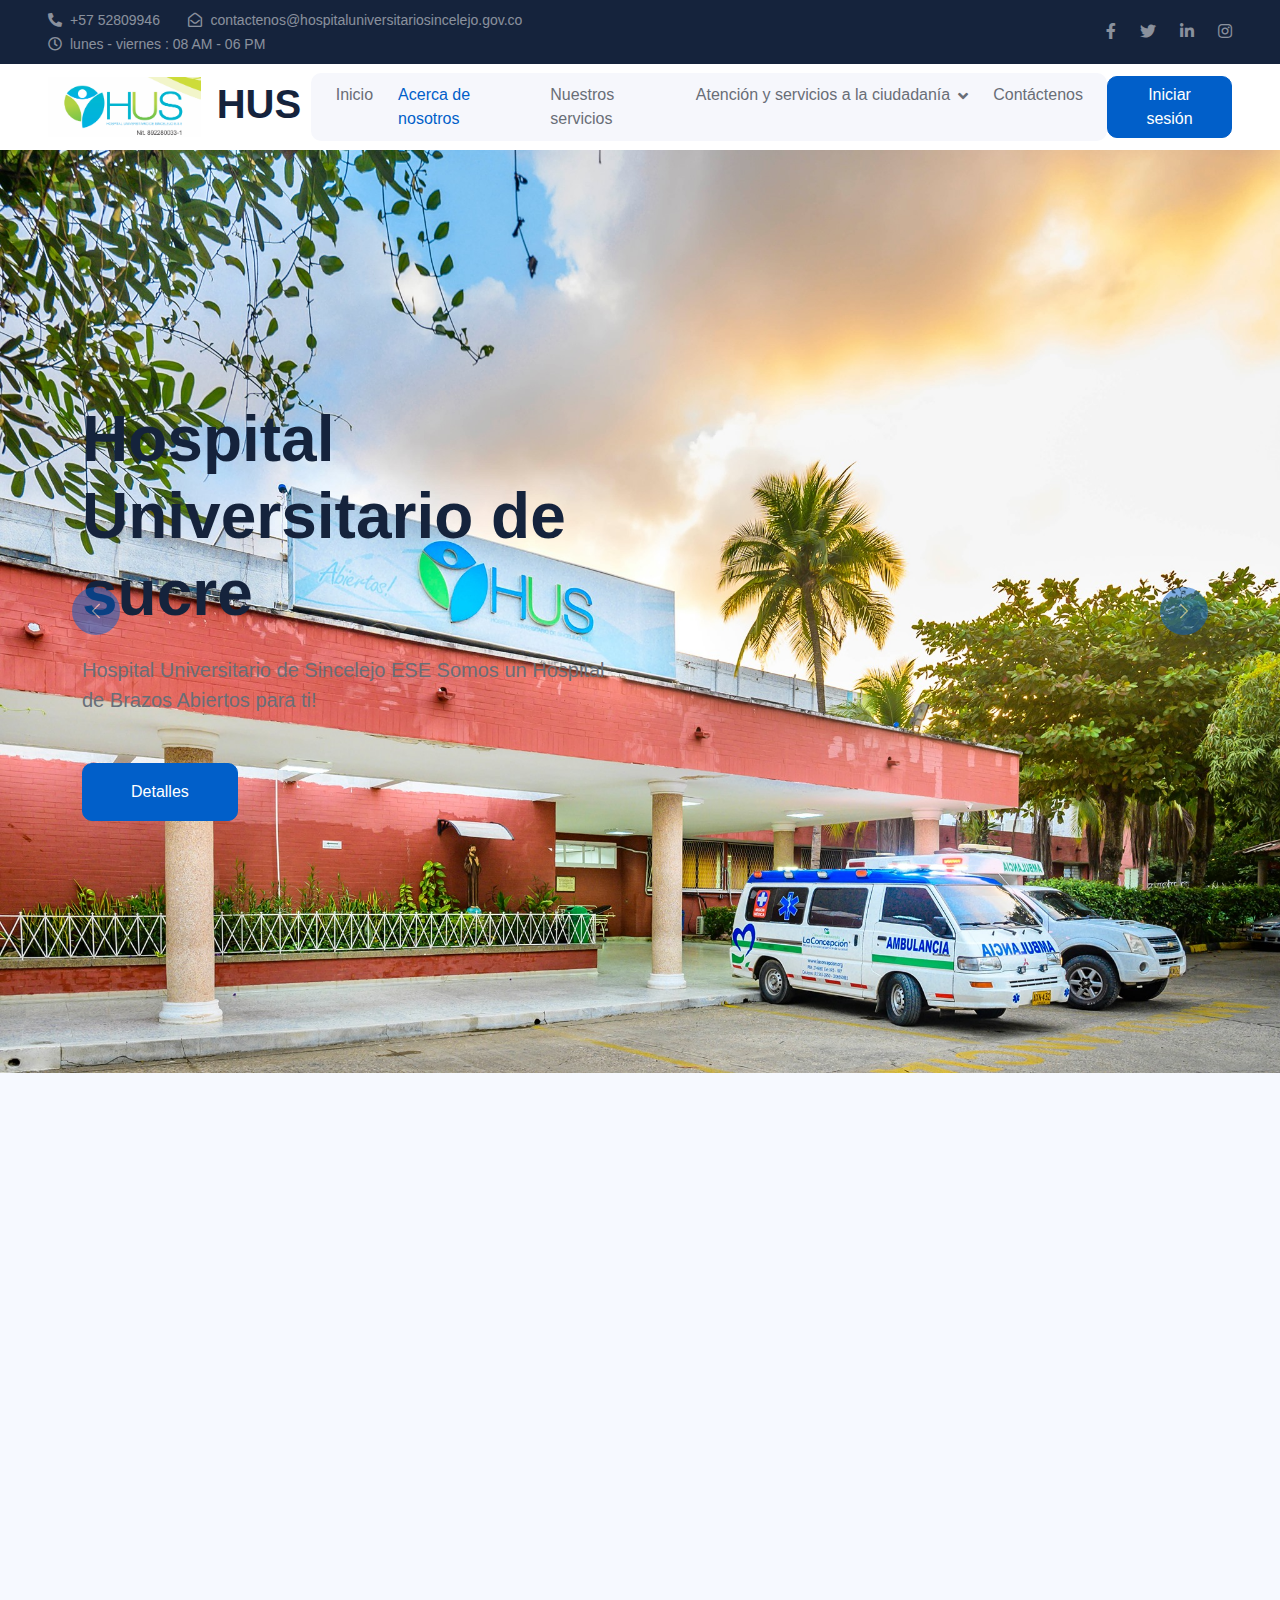
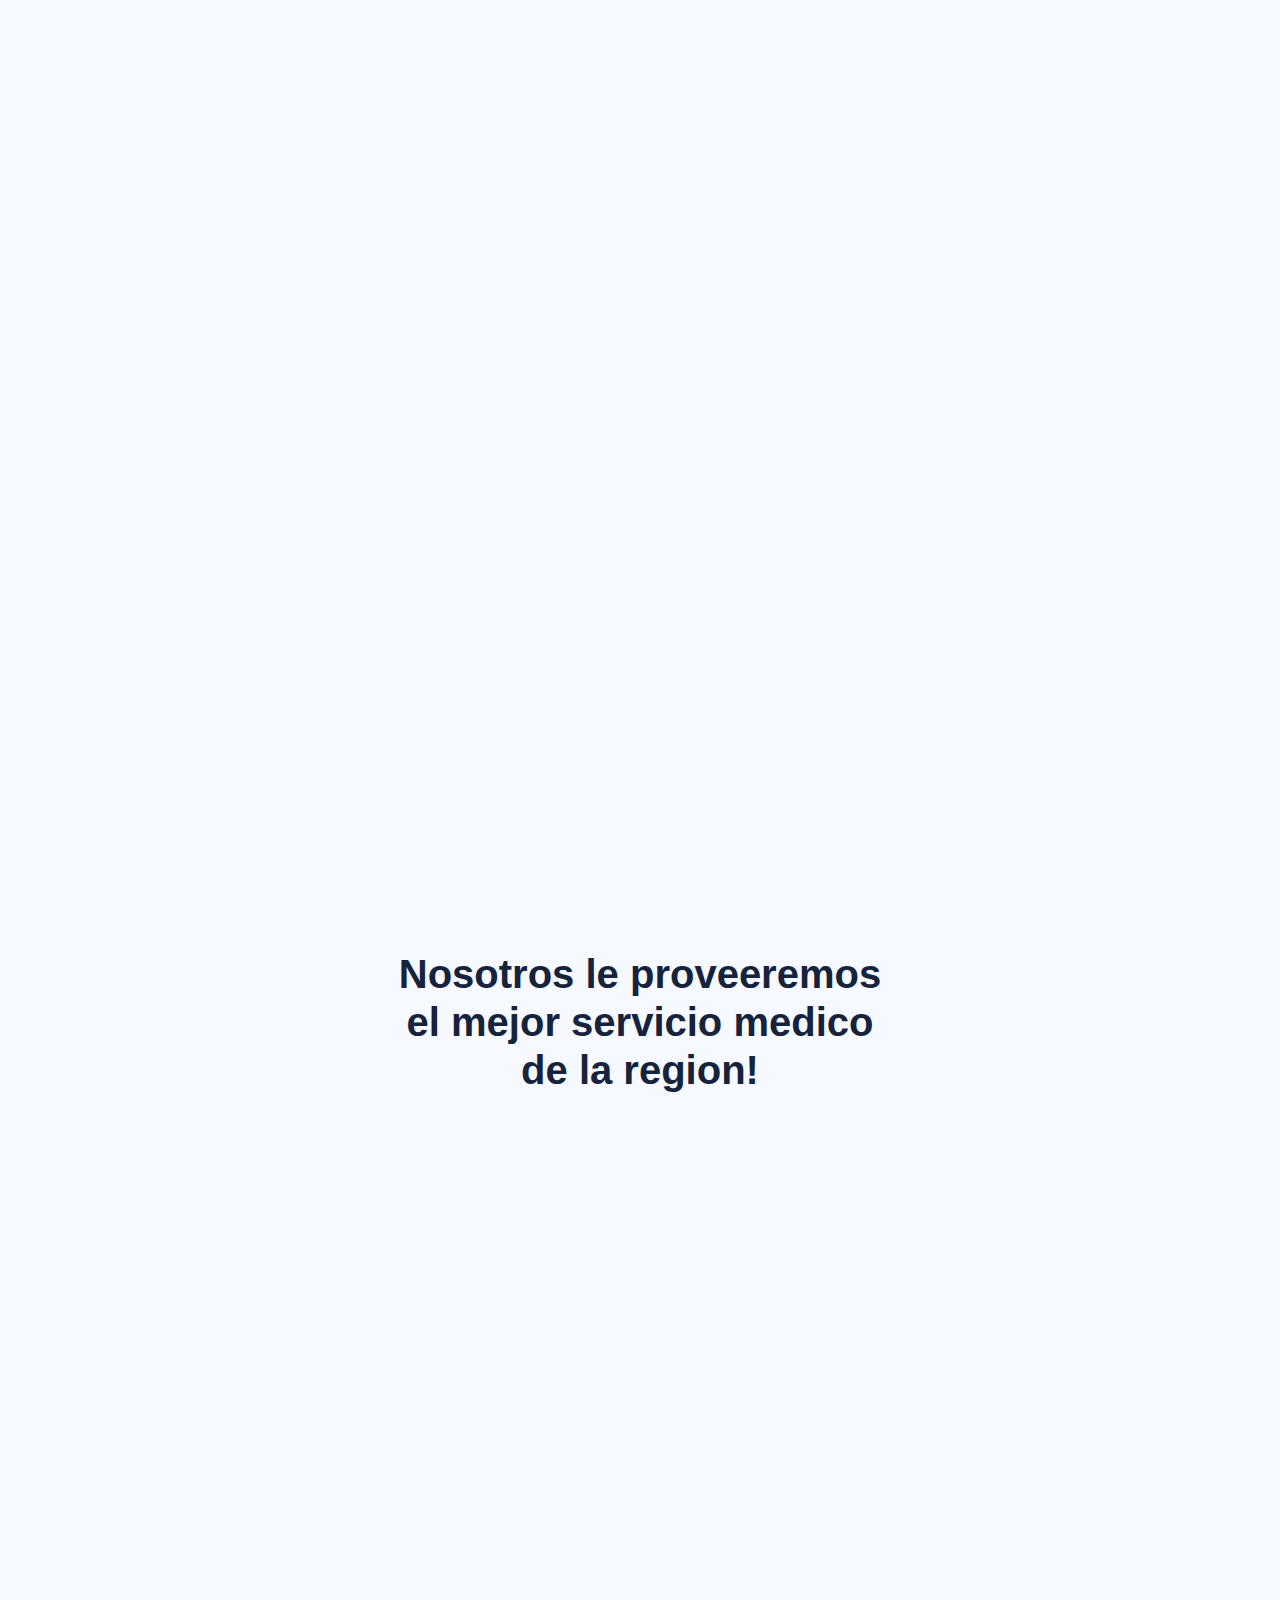
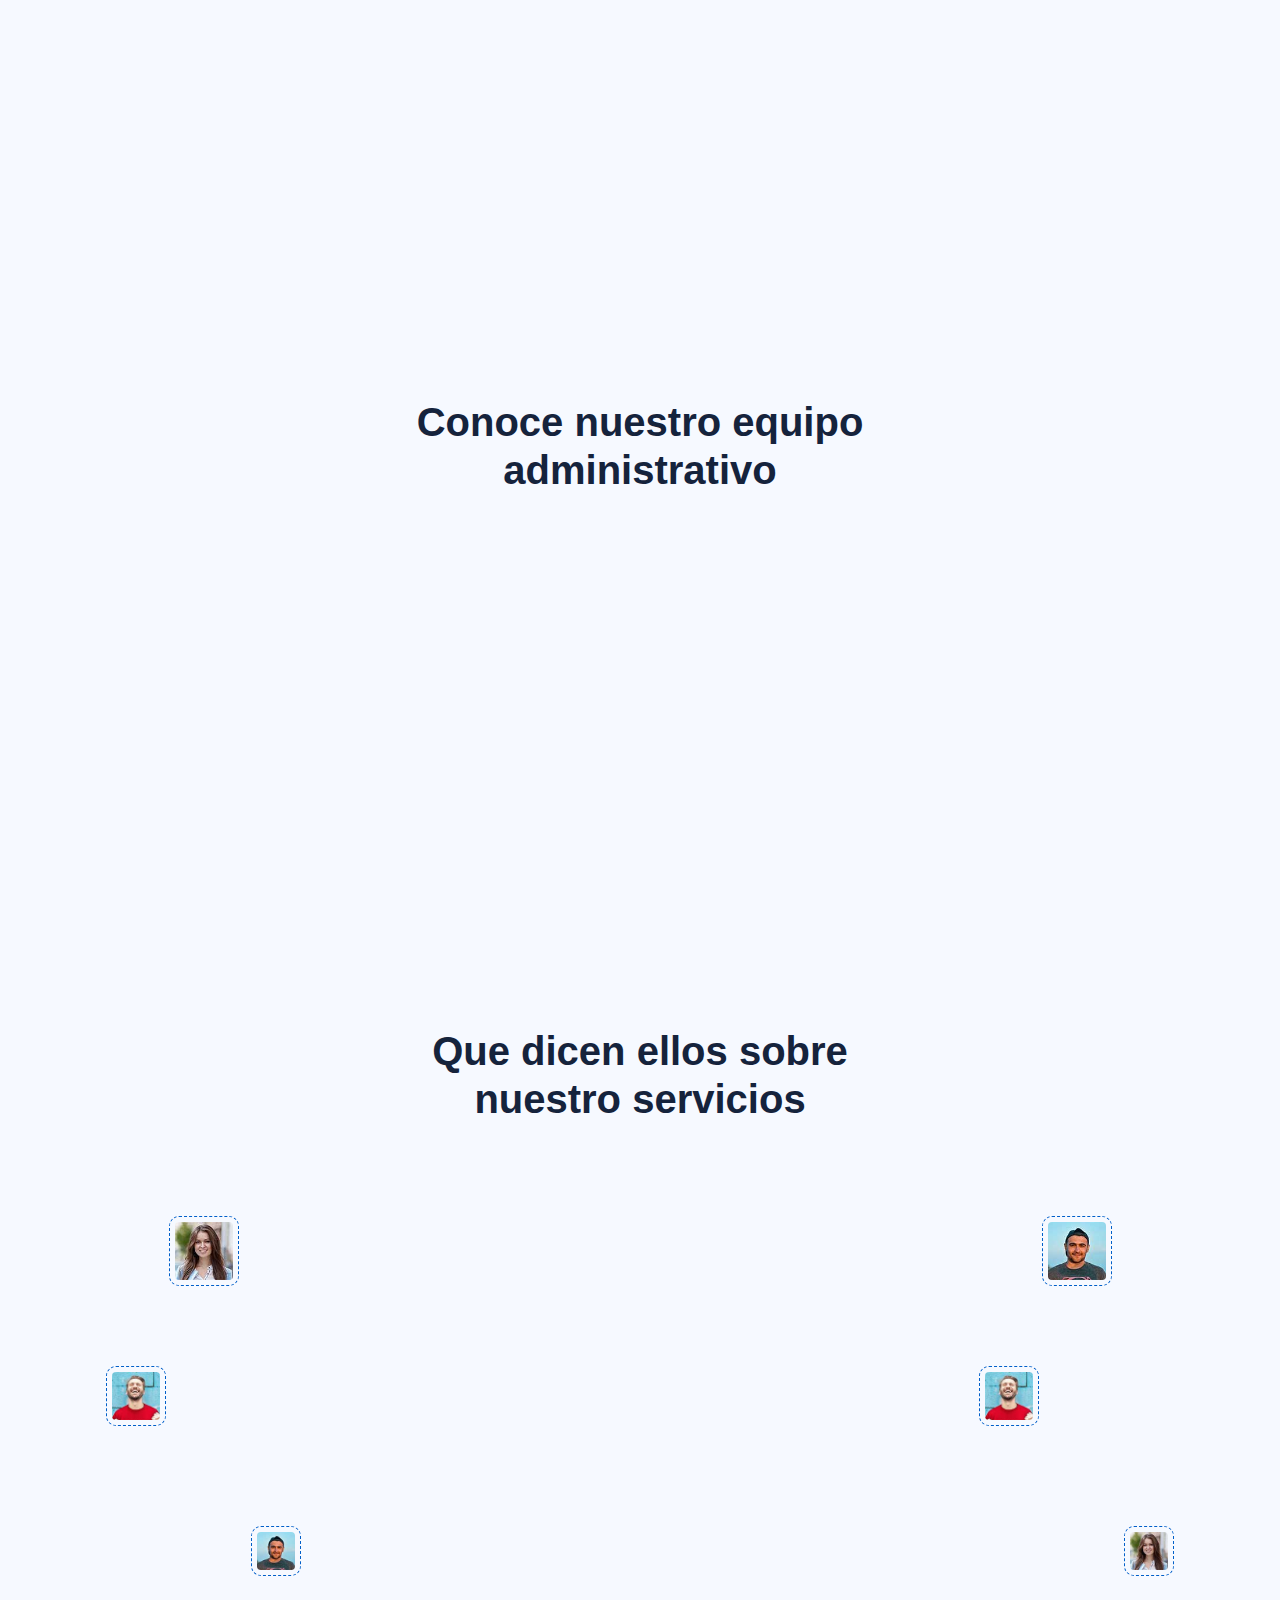
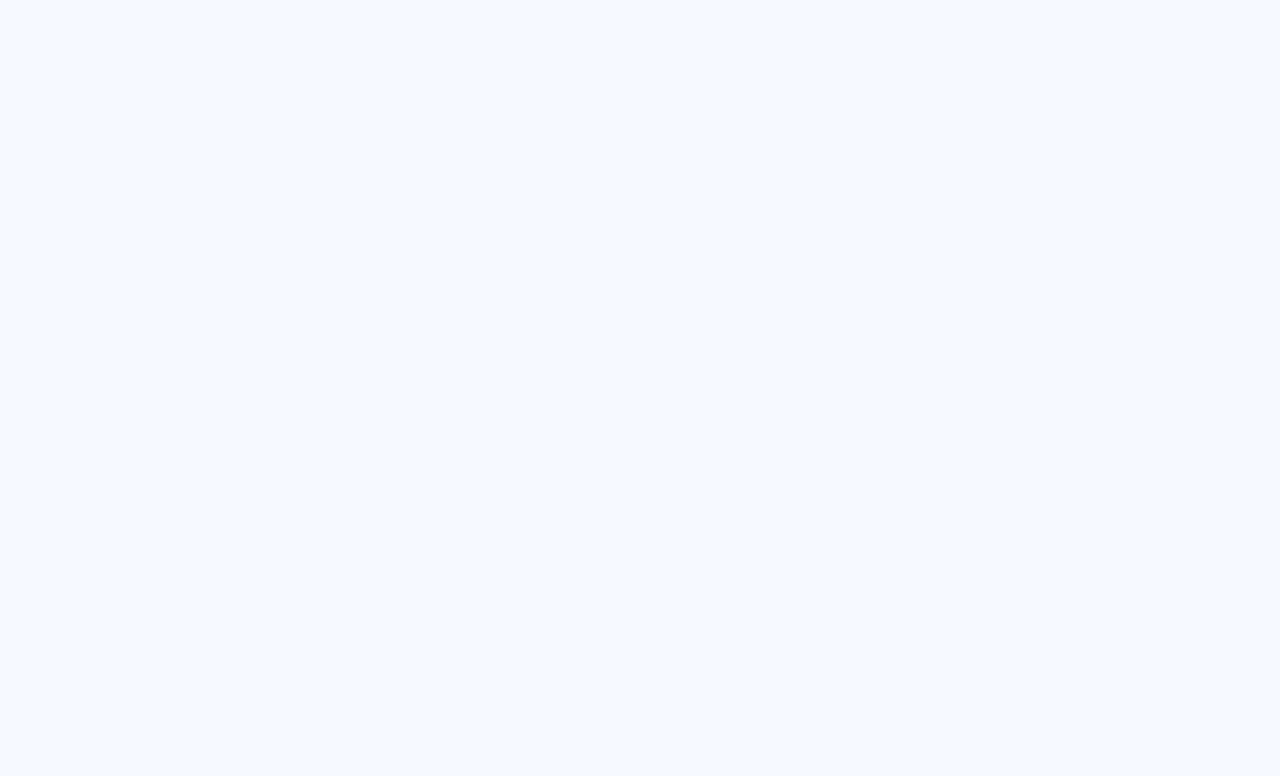
<file: index.html>
<!DOCTYPE html>
<html lang="es">
  <head>
    <meta charset="utf-8" />
    <title>Hospital Universitario de Sucre</title>
    <meta content="width=device-width, initial-scale=1.0" name="viewport" />
    <meta content="" name="keywords" />
    <meta content="" name="description" />

    <!-- Favicon -->
    <link href="img/icon/hospitalicono.png" rel="icon" />

    <!-- Google Web Fonts -->
    <link rel="preconnect" href="https://fonts.googleapis.com" />
    <link rel="preconnect" href="https://fonts.gstatic.com" crossorigin />
    <link
      href="https://fonts.googleapis.com/css2?family=Roboto:wght@400;500&family=Poppins:wght@600;700&display=swap"
      rel="stylesheet"
    />

    <!-- Icon Font Stylesheet -->
    <link
      href="https://cdnjs.cloudflare.com/ajax/libs/font-awesome/5.10.0/css/all.min.css"
      rel="stylesheet"
    />
    <link
      href="https://cdn.jsdelivr.net/npm/bootstrap-icons@1.4.1/font/bootstrap-icons.css"
      rel="stylesheet"
    />

    <!-- Libraries Stylesheet -->
    <link href="lib/animate/animate.min.css" rel="stylesheet" />
    <link href="lib/owlcarousel/assets/owl.carousel.min.css" rel="stylesheet" />

    <!-- Customized Bootstrap Stylesheet -->
    <link href="css/bootstrap.min.css" rel="stylesheet" />

    <!-- Template Stylesheet -->
    <link href="css/style.css" rel="stylesheet" />
  </head>

  <body>
    <!-- Spinner Start -->
    <div
      id="spinner"
      class="show bg-white position-fixed translate-middle w-100 vh-100 top-50 start-50 d-flex align-items-center justify-content-center"
    >
      <div class="spinner-grow text-primary" role="status"></div>
    </div>
    <!-- Spinner End -->

    <!-- Topbar Start -->
    <div
      class="container-fluid bg-dark text-white-50 py-2 px-0 d-none d-lg-block"
    >
      <div class="row gx-0 align-items-center">
        <div class="col-lg-7 px-5 text-start">
          <div class="h-100 d-inline-flex align-items-center me-4">
            <small class="fa fa-phone-alt me-2"></small>
            <small>+57 52809946</small>
          </div>
          <div class="h-100 d-inline-flex align-items-center me-4">
            <small class="far fa-envelope-open me-2"></small>
            <small> contactenos@hospitaluniversitariosincelejo.gov.co</small>
          </div>
          <div class="h-100 d-inline-flex align-items-center me-4">
            <small class="far fa-clock me-2"></small>
            <small>lunes - viernes : 08 AM - 06 PM</small>
          </div>
        </div>
        <div class="col-lg-5 px-5 text-end">
          <div class="h-100 d-inline-flex align-items-center">
            <a class="text-white-50 ms-4" href=""
              ><i class="fab fa-facebook-f"></i
            ></a>
            <a class="text-white-50 ms-4" href=""
              ><i class="fab fa-twitter"></i
            ></a>
            <a class="text-white-50 ms-4" href=""
              ><i class="fab fa-linkedin-in"></i
            ></a>
            <a class="text-white-50 ms-4" href=""
              ><i class="fab fa-instagram"></i
            ></a>
          </div>
        </div>
      </div>
    </div>
    <!-- Topbar End -->

    <!-- Navbar Start -->
 <nav
 class="navbar navbar-expand-lg bg-white navbar-light sticky-top px-4 px-lg-5"
>
 <a href="index.html" class="navbar-brand d-flex align-items-center">
   <h1 class="m-0">
     <img
       class="img-fluid me-3"
       src="img/icon/hus.jpg"
       alt=""
     />HUS
   </h1>
 </a>
 <button
   type="button"
   class="navbar-toggler"
   data-bs-toggle="collapse"
   data-bs-target="#navbarCollapse"
 >
   <span class="navbar-toggler-icon"></span>
 </button>
 <div class="collapse navbar-collapse" id="navbarCollapse">
   <div class="navbar-nav mx-auto bg-light rounded pe-4 py-3 py-lg-0">
     <a href="index.html" class="nav-item nav-link">Inicio</a>
     <a href="#" class="nav-item nav-link active">Acerca de nosotros</a>
     <a href="#" class="nav-item nav-link">Nuestros servicios</a>
     <div class="nav-item dropdown">
       <a
         href="#"
         class="nav-link dropdown-toggle"
         data-bs-toggle="dropdown"
         >Atención y servicios a la ciudadanía</a
       >
       <div class="dropdown-menu bg-light border-0 m-0">
         <a href="#" class="dropdown-item">Características</a>
         <a href="#" class="dropdown-item">Solicitudes</a>
         <a href="#" class="dropdown-item">Administración</a>
         <a href="#" class="dropdown-item">Comentarios</a>
       </div>
     </div>
     <a href="#" class="nav-item nav-link">Contáctenos</a>
   </div>
 </div>
 <a href="login.html" class="btn btn-primary px-3 d-none d-lg-block">Iniciar sesión</a>
</nav>
<!-- Navbar End -->


    <!-- Carousel Start -->
    <div class="container-fluid p-0 mb-5 wow fadeIn" data-wow-delay="0.1s">
      <div id="header-carousel" class="carousel slide" data-bs-ride="carousel">
        <div class="carousel-inner">
          <div class="carousel-item active">
            <img class="w-100" src="img/hospital.jpg" alt="Image" />
            <div class="carousel-caption">
              <div class="container">
                <div class="row">
                  <div class="col-12 col-lg-6">
                    <h1 class="display-3 text-dark mb-4 animated slideInDown">
                      Hospital Universitario de sucre 
                    </h1>
                    <p class="fs-5 text-body mb-5">
                      Hospital Universitario de Sincelejo ESE
                      Somos un Hospital de Brazos Abiertos para ti!</p>
                    <a href="" class="btn btn-primary py-3 px-5"
                      >Detalles</a
                    >
                  </div>
                </div>
              </div>
            </div>
          </div>
          <div class="carousel-item">
            <img class="w-100" src="img/carousel-2.jpg" alt="Image" />
            <div class="carousel-caption">
              <div class="container">
                <div class="row">
                  <div class="col-12 col-lg-6">
                    <h1 class="display-3 text-dark mb-4 animated slideInDown">
                      El mejor servicio para tu salud!
                    </h1>
                    <p class="fs-5 text-body mb-5">
                      Con nuestros servicios tu vida estará garantizada
                    </p>
                    <a href="" class="btn btn-primary py-3 px-5"
                      >Detalles</a
                    >
                  </div>
                </div>
              </div>
            </div>
          </div>
        </div>
        <button
          class="carousel-control-prev"
          type="button"
          data-bs-target="#header-carousel"
          data-bs-slide="prev"
        >
          <span class="carousel-control-prev-icon" aria-hidden="true"></span>
          <span class="visually-hidden">Previo</span>
        </button>
        <button
          class="carousel-control-next"
          type="button"
          data-bs-target="#header-carousel"
          data-bs-slide="next"
        >
          <span class="carousel-control-next-icon" aria-hidden="true"></span>
          <span class="visually-hidden">Siguiente</span>
        </button>
      </div>
    </div>
    <!-- Carousel End -->

    <!-- About Start -->
    <div class="container-xxl py-5">
      <div class="container">
        <div class="row g-5">
          <div class="col-lg-6 wow fadeInUp" data-wow-delay="0.1s">
            <div
              class="position-relative overflow-hidden rounded ps-5 pt-5 h-100"
              style="min-height: 400px"
            >
              <img
                class="position-absolute w-100 h-100"
                src="img/about.jpg"
                alt=""
                style="object-fit: cover"
              />
              <div
                class="position-absolute top-0 start-0 bg-white rounded pe-3 pb-3"
                style="width: 200px; height: 200px"
              >
                <div
                  class="d-flex flex-column justify-content-center text-center bg-primary rounded h-100 p-3"
                >
                  <h1 class="text-white mb-0">50</h1>
                  <h2 class="text-white">Años</h2>
                  <h5 class="text-white mb-0">de Experiencia</h5>
                </div>
              </div>
            </div>
          </div>
          <div class="col-lg-6 wow fadeInUp" data-wow-delay="0.5s">
            <div class="h-100">
              <h1 class="display-6 mb-5">
                Te asistimos en todo momento para conocer nuestros servicios
              </h1>
              <p class="fs-5 text-primary mb-4">
                Nuestros servicios son los mas económicos en toda la region y la mas efectiva.
              </p>
              <div class="row g-4 mb-4">
                <div class="col-sm-6">
                  <div class="d-flex align-items-center">
                    <img
                      class="flex-shrink-0 me-3"
                      src="img/icon/icon-04-primary.png"
                      alt=""
                    />
                    <h5 class="mb-0">Planes de pagos fáciles</h5>
                  </div>
                </div>
                <div class="col-sm-6">
                  <div class="d-flex align-items-center">
                    <img
                      class="flex-shrink-0 me-3"
                      src="img/icon/icon-03-primary.png"
                      alt=""
                    />
                    <h5 class="mb-0">Seguridad en tus pagos y tu bienestar</h5>
                  </div>
                </div>
              </div>
              <p class="mb-4">
                Contamos con habitaciones limpia y ambientadas para todo tipo de tratamiento, equipo de ultima tecnología
                listos para cualquier emergencia, medicos y cirujanos preparados para todo tipo de emergencia.
              </p>
              <div class="border-top mt-4 pt-4">
                <div class="d-flex align-items-center">
                  <img
                    class="flex-shrink-0 rounded-circle me-3"
                    src="img/profile.jpg"
                    alt=""
                  />
                  <h5 class="mb-0">Para citas llamar al: +57 313 522 2189 - 310 211 16 65</h5>
                </div>
              </div>
            </div>
          </div>
        </div>
      </div>
    </div>
    <!-- About End -->

    <!-- Features Start -->
    <div class="container-xxl py-5">
      <div class="container">
        <div class="row g-5">
          <div class="col-lg-6 wow fadeInUp" data-wow-delay="0.1s">
            <h1 class="display-6 mb-5">Razones porque la gente nos elige</h1>
            <p class="mb-4">
              Excelente atención, salas bien aseadas, servicio medico de calidad, expertos en medicina,cirugía y tratamiento correcto,
              Buen ambiente para tu recuperación.
            </p>
            <div class="row g-3">
              <div class="col-sm-6 wow fadeIn" data-wow-delay="0.1s">
                <div class="bg-light rounded h-100 p-3">
                  <div
                    class="bg-white d-flex flex-column justify-content-center text-center rounded h-100 py-4 px-3"
                  >
                    <img
                      class="align-self-center mb-3"
                      src="img/icon/icon-06-primary.png"
                      alt=""
                    />
                    <h5 class="mb-0">Procedimientos fáciles</h5>
                  </div>
                </div>
              </div>
              <div class="col-sm-6 wow fadeIn" data-wow-delay="0.2s">
                <div class="bg-light rounded h-100 p-3">
                  <div
                    class="bg-white d-flex flex-column justify-content-center text-center rounded py-4 px-3"
                  >
                    <img
                      class="align-self-center mb-3"
                      src="img/icon/icon-03-primary.png"
                      alt=""
                    />
                    <h5 class="mb-0">Excelente atención</h5>
                  </div>
                </div>
              </div>
              <div class="col-sm-6 wow fadeIn" data-wow-delay="0.3s">
                <div class="bg-light rounded h-100 p-3">
                  <div
                    class="bg-white d-flex flex-column justify-content-center text-center rounded py-4 px-3"
                  >
                    <img
                      class="align-self-center mb-3"
                      src="img/icon/icon-04-primary.png"
                      alt=""
                    />
                    <h5 class="mb-0">Control y seguridad</h5>
                  </div>
                </div>
              </div>
              <div class="col-sm-6 wow fadeIn" data-wow-delay="0.4s">
                <div class="bg-light rounded h-100 p-3">
                  <div
                    class="bg-white d-flex flex-column justify-content-center text-center rounded h-100 py-4 px-3"
                  >
                    <img
                      class="align-self-center mb-3"
                      src="img/icon/icon-07-primary.png"
                      alt=""
                    />
                    <h5 class="mb-0">Planes seguros</h5>
                  </div>
                </div>
              </div>
            </div>
          </div>
          <div class="col-lg-6 wow fadeInUp" data-wow-delay="0.5s">
            <div
              class="position-relative rounded overflow-hidden h-100"
              style="min-height: 400px"
            >
              <img
                class="position-absolute w-100 h-100"
                src="img/feature.jpg"
                alt=""
                style="object-fit: cover"
              />
            </div>
          </div>
        </div>
      </div>
    </div>
    <!-- Features End -->

    <!-- Service Start -->
    <div class="container-xxl py-5">
      <div class="container">
        <div class="text-center mx-auto" style="max-width: 500px">
          <h1 class="display-6 mb-5">
            Nosotros le proveeremos el mejor servicio medico de la region!
          </h1>
        </div>
        <div class="row g-4 justify-content-center">
          <div class="col-lg-4 col-md-6 wow fadeInUp" data-wow-delay="0.1s">
            <div class="service-item rounded h-100 p-5">
              <div class="d-flex align-items-center ms-n5 mb-4">
                <div
                  class="service-icon flex-shrink-0 bg-primary rounded-end me-4"
                >
                  <img
                    class="img-fluid"
                    src="img/icon/familia.png"
                    alt=""
                  />
                </div>
                <h4 class="mb-0">Plan familiar</h4>
              </div>
              <p class="mb-4">
                Registra a tu familia en nuestros servicios medicos y de emergencias para tener prioridad de atención.
              </p>
              <a class="btn btn-light px-3" href="">Lee mas</a>
            </div>
          </div>
          <div class="col-lg-4 col-md-6 wow fadeInUp" data-wow-delay="0.3s">
            <div class="service-item rounded h-100 p-5">
              <div class="d-flex align-items-center ms-n5 mb-4">
                <div
                  class="service-icon flex-shrink-0 bg-primary rounded-end me-4"
                >
                  <img
                    class="img-fluid"
                    src="img/icon/servicios-sociales.png"
                    alt=""
                  />
                </div>
                <h4 class="mb-0">Seguro de salud</h4>
              </div>
              <p class="mb-4">
                Brindamos planes para su salud en caso de emergencias en la region o fuera de esta.
              </p>
              <a class="btn btn-light px-3" href="">Lee mas</a>
            </div>
          </div>
          <div class="col-lg-4 col-md-6 wow fadeInUp" data-wow-delay="0.5s">
            <div class="service-item rounded h-100 p-5">
              <div class="d-flex align-items-center ms-n5 mb-4">
                <div
                  class="service-icon flex-shrink-0 bg-primary rounded-end me-4"
                >
                  <img
                    class="img-fluid"
                    src="img/icon/corazon-saludable.png"
                    alt=""
                  />
                </div>
                <h4 class="mb-0">Dieta saludable</h4>
              </div>
              <p class="mb-4">
                Nuestra cafeteria brinda los mejores alimentos adecuados para tu tratamiento y mejorar tu salud. 
              </p>
              <a class="btn btn-light px-3" href="">Lee mas</a>
            </div>
          </div>
          <div class="col-lg-4 col-md-6 wow fadeInUp" data-wow-delay="0.1s">
            <div class="service-item rounded h-100 p-5">
              <div class="d-flex align-items-center ms-n5 mb-4">
                <div
                  class="service-icon flex-shrink-0 bg-primary rounded-end me-4"
                >
                  <img
                    class="img-fluid"
                    src="img/icon/ambulancia.png"
                    alt=""
                  />
                </div>
                <h4 class="mb-0">Traslado Seguro</h4>
              </div>
              <p class="mb-4">
                Nuestras ambulancias siempre están a punto con los mejores equipos y conductores para trasladarte.
              </p>
              <a class="btn btn-light px-3" href="">Lee mas</a>
            </div>
          </div>
          <div class="col-lg-4 col-md-6 wow fadeInUp" data-wow-delay="0.3s">
            <div class="service-item rounded h-100 p-5">
              <div class="d-flex align-items-center ms-n5 mb-4">
                <div
                  class="service-icon flex-shrink-0 bg-primary rounded-end me-4"
                >
                  <img
                    class="img-fluid"
                    src="img/icon/seguro-medico.png"
                    alt=""
                  />
                </div>
                <h4 class="mb-0">Seguridad garantizada</h4>
              </div>
              <p class="mb-4">
                Contamos con el mejor equipo de seguridad de la region asi como cámaras de seguridad para proteger el bienestar
                de nuestros equipos medicos y pacientes.
              </p>
              <a class="btn btn-light px-3" href="">Lee mas</a>
            </div>
          </div>
          <div class="col-lg-4 col-md-6 wow fadeInUp" data-wow-delay="0.5s">
            <div class="service-item rounded h-100 p-5">
              <div class="d-flex align-items-center ms-n5 mb-4">
                <div
                  class="service-icon flex-shrink-0 bg-primary rounded-end me-4"
                >
                  <img
                    class="img-fluid"
                    src="img/icon/transferencia-movil.png"
                    alt=""
                  />
                </div>
                <h4 class="mb-0">Medios de pago fácil y seguro</h4>
              </div>
              <p class="mb-4">
                Brindamos el mejor servicio a la hora de cancelar tus facturas y planes para que se acomode a tu cartera.
              </p>
              <a class="btn btn-light px-3" href="">Read More</a>
            </div>
          </div>
        </div>
      </div>
    </div>
    <!-- Service End -->
     
    <!-- Team Start -->
    <div class="container-xxl py-5">
      <div class="container">
        <div class="text-center mx-auto" style="max-width: 500px">
          <h1 class="display-6 mb-5">Conoce nuestro equipo administrativo</h1>
        </div>
        <div class="row g-4">
          <div class="col-lg-3 col-md-6 wow fadeInUp" data-wow-delay="0.1s">
            <div class="team-item rounded">
              <img class="img-fluid" src="img/team-1.jpg" alt="" />
              <div class="text-center p-4">
                <h5>Carlos Alberto Mendoza López</h5>
                <span>Jefe medico</span>
              </div>
              <div class="team-text text-center bg-white p-4">
                <h5>Carlos Alberto Mendoza López</h5>
                <p>Jefe medico</p>
                <div class="d-flex justify-content-center">
                  <a class="btn btn-square btn-light m-1" href=""
                    ><i class="fab fa-twitter"></i
                  ></a>
                  <a class="btn btn-square btn-light m-1" href=""
                    ><i class="fab fa-facebook-f"></i
                  ></a>
                  <a class="btn btn-square btn-light m-1" href=""
                    ><i class="fab fa-youtube"></i
                  ></a>
                  <a class="btn btn-square btn-light m-1" href=""
                    ><i class="fab fa-linkedin-in"></i
                  ></a>
                </div>
              </div>
            </div>
          </div>
          <div class="col-lg-3 col-md-6 wow fadeInUp" data-wow-delay="0.3s">
            <div class="team-item rounded">
              <img class="img-fluid" src="img/team-2.jpg" alt="" />
              <div class="text-center p-4">
                <h5>Elena María Rodríguez Pérez</h5>
                <span>Directora</span>
              </div>
              <div class="team-text text-center bg-white p-4">
                <h5>Elena María Rodríguez Pérez</h5>
                <p>Directora</p>
                <div class="d-flex justify-content-center">
                  <a class="btn btn-square btn-light m-1" href=""
                    ><i class="fab fa-twitter"></i
                  ></a>
                  <a class="btn btn-square btn-light m-1" href=""
                    ><i class="fab fa-facebook-f"></i
                  ></a>
                  <a class="btn btn-square btn-light m-1" href=""
                    ><i class="fab fa-youtube"></i
                  ></a>
                  <a class="btn btn-square btn-light m-1" href=""
                    ><i class="fab fa-linkedin-in"></i
                  ></a>
                </div>
              </div>
            </div>
          </div>
          <div class="col-lg-3 col-md-6 wow fadeInUp" data-wow-delay="0.5s">
            <div class="team-item rounded">
              <img class="img-fluid" src="img/team-3.jpg" alt="" />
              <div class="text-center p-4">
                <h5>Mariana Isabel Fernández García</h5>
                <span>Gerente</span>
              </div>
              <div class="team-text text-center bg-white p-4">
                <h5>Mariana Isabel Fernández García</h5>
                <p>Gerente<</p>
                <div class="d-flex justify-content-center">
                  <a class="btn btn-square btn-light m-1" href=""
                    ><i class="fab fa-twitter"></i
                  ></a>
                  <a class="btn btn-square btn-light m-1" href=""
                    ><i class="fab fa-facebook-f"></i
                  ></a>
                  <a class="btn btn-square btn-light m-1" href=""
                    ><i class="fab fa-youtube"></i
                  ></a>
                  <a class="btn btn-square btn-light m-1" href=""
                    ><i class="fab fa-linkedin-in"></i
                  ></a>
                </div>
              </div>
            </div>
          </div>
          <div class="col-lg-3 col-md-6 wow fadeInUp" data-wow-delay="0.7s">
            <div class="team-item rounded">
              <img class="img-fluid" src="img/team-4.jpg" alt="" />
              <div class="text-center p-4">
                <h5>Javier Alejandro Gómez Torres</h5>
                <span>Abogado</span>
              </div>
              <div class="team-text text-center bg-white p-4">
                <h5>Javier Alejandro Gómez Torres</h5>
                <p>Abogado</p>
                <div class="d-flex justify-content-center">
                  <a class="btn btn-square btn-light m-1" href=""
                    ><i class="fab fa-twitter"></i
                  ></a>
                  <a class="btn btn-square btn-light m-1" href=""
                    ><i class="fab fa-facebook-f"></i
                  ></a>
                  <a class="btn btn-square btn-light m-1" href=""
                    ><i class="fab fa-youtube"></i
                  ></a>
                  <a class="btn btn-square btn-light m-1" href=""
                    ><i class="fab fa-linkedin-in"></i
                  ></a>
                </div>
              </div>
            </div>
          </div>
        </div>
      </div>
    </div>
    <!-- Team End -->

    <!-- Testimonial Start -->
    <div class="container-xxl py-5">
      <div class="container">
        <div class="text-center mx-auto" style="max-width: 500px">
          <h1 class="display-6 mb-5">Que dicen ellos sobre nuestro servicios</h1>
        </div>
        <div class="row g-5">
          <div class="col-lg-3 d-none d-lg-block">
            <div class="testimonial-left h-100">
              <img
                class="img-fluid animated pulse infinite"
                src="img/testimonial-1.jpg"
                alt=""
              />
              <img
                class="img-fluid animated pulse infinite"
                src="img/testimonial-2.jpg"
                alt=""
              />
              <img
                class="img-fluid animated pulse infinite"
                src="img/testimonial-3.jpg"
                alt=""
              />
            </div>
          </div>
          <div class="col-lg-6 wow fadeIn" data-wow-delay="0.5s">
            <div class="owl-carousel testimonial-carousel">
              <div class="testimonial-item text-center">
                <img
                  class="img-fluid rounded mx-auto mb-4"
                  src="img/testimonial-1.jpg"
                  alt=""
                />
                <p class="fs-5">
                  Ana Sofía Morales Hernández expresa su gratitud por el excelente servicio recibido en el hospital. Destaca la dedicación del personal de enfermería y la claridad con la que los doctores explicaron cada paso de su tratamiento. Se sintió muy bien cuidada y valora mucho la calidez humana del equipo médico.
                </p>
                <h5>Ana Sofía Morales Hernández</h5>
                <span>Policia</span>
              </div>
              <div class="testimonial-item text-center">
                <img
                  class="img-fluid rounded mx-auto mb-4"
                  src="img/testimonial-2.jpg"
                  alt=""
                />
                <p class="fs-5">
                  Ricardo Manuel Silva González comenta que su experiencia en el hospital fue excepcional. Desde su llegada, el personal médico fue muy atento y profesional. La atención que recibió durante su tratamiento fue de primera calidad, y se sintió muy cuidado y respetado en todo momento.
                </p>
                <h5>Ricardo Manuel Silva González</h5>
                <span>Docente</span>
              </div>
              <div class="testimonial-item text-center">
                <img
                  class="img-fluid rounded mx-auto mb-4"
                  src="img/testimonial-3.jpg"
                  alt=""
                />
                <p class="fs-5">
                  Luis Fernando Ramírez Ortiz menciona que el servicio en el hospital superó sus expectativas. El equipo médico fue muy competente y amable, lo que hizo que su estancia fuera mucho más llevadera. Agradece especialmente la rapidez con la que se atendieron sus necesidades y el seguimiento continuo que le brindaron.
                </p>
                <h5>Luis Fernando Ramírez Ortiz</h5>
                <span>Chef</span>
              </div>
            </div>
          </div>
          <div class="col-lg-3 d-none d-lg-block">
            <div class="testimonial-right h-100">
              <img
                class="img-fluid animated pulse infinite"
                src="img/testimonial-1.jpg"
                alt=""
              />
              <img
                class="img-fluid animated pulse infinite"
                src="img/testimonial-2.jpg"
                alt=""
              />
              <img
                class="img-fluid animated pulse infinite"
                src="img/testimonial-3.jpg"
                alt=""
              />
            </div>
          </div>
        </div>
      </div>
    </div>
    <!-- Testimonial End -->

    <!-- Footer Start -->
    <div
      class="container-fluid bg-dark footer mt-5 pt-5 wow fadeIn"
      data-wow-delay="0.1s"
    >
      <div class="container py-5">
        <div class="row g-5">
          <div class="col-lg-3 col-md-6">
            <h1 class="text-white mb-4">
              <img
                class="img-fluid me-3"
                src="img/icon/hus.jpg"
                alt=""
              />HUS
            </h1>
            <p>
              Nuestro hospital se dedica a brindar excelencia médica y cuidado humano. Con un equipo de profesionales altamente capacitados y tecnología de vanguardia, aseguramos atención integral y personalizada para cada paciente, siempre comprometidos con su bienestar y recuperación.
            </p>
            <div class="d-flex pt-2">
              <a class="btn btn-square me-1" href=""
                ><i class="fab fa-twitter"></i
              ></a>
              <a class="btn btn-square me-1" href=""
                ><i class="fab fa-facebook-f"></i
              ></a>
              <a class="btn btn-square me-1" href=""
                ><i class="fab fa-youtube"></i
              ></a>
              <a class="btn btn-square me-0" href=""
                ><i class="fab fa-linkedin-in"></i
              ></a>
            </div>
          </div>
          <div class="col-lg-3 col-md-6">
            <h5 class="text-light mb-4">Dirección</h5>
            <p>
              <i class="fa fa-map-marker-alt me-3"></i>Carrera 14#16B-100 Calle la Pajuela
            </p>
            <p><i class="fa fa-phone-alt me-3"></i>+57 313 522 2189 - 310 211 16 65</p>
            <p><i class="fa fa-envelope me-3"></i>hospitaluniversitario@eps.gov.co</p>
          </div>
          <div class="col-lg-3 col-md-6">
            <h5 class="text-light mb-4">Enlaces rápidos</h5>
            <a class="btn btn-link" href="">Acerca de nosotros</a>
            <a class="btn btn-link" href="">Contáctenos</a>
            <a class="btn btn-link" href="">Nuestros servicios</a>
            <a class="btn btn-link" href="">Términos y condiciones</a>  
          </div>
          <div class="col-lg-3 col-md-6">
            <h5 class="text-light mb-4">Noticias</h5>
            <p>Conoce las ultimas noticias sobre nosotros.</p>
            <div class="position-relative mx-auto" style="max-width: 400px">
              <input
                class="form-control bg-transparent w-100 py-3 ps-4 pe-5"
                type="text"
                placeholder="Your email"
              />
              <button
                type="button"
                class="btn btn-secondary py-2 position-absolute top-0 end-0 mt-2 me-2"
              >
                Regístrate
              </button>
            </div>
          </div>
        </div>
      </div>
      <div class="container-fluid copyright">
        <div class="container">
          <div class="row">
            <div class="col-md-6 text-center text-md-start mb-3 mb-md-0">
              &copy; <a href="#">Hospital Universitario de Sucre</a>, All Right Reserved.
            </div>
            <div class="col-md-6 text-center text-md-end">
              <!--/*** This template is free as long as you keep the footer author’s credit link/attribution link/backlink. If you'd like to use the template without the footer author’s credit link/attribution link/backlink, you can purchase the Credit Removal License from "https://htmlcodex.com/credit-removal". Thank you for your support. ***/-->
              Designed By <a href="https://github.com/Dasa3v">Luis Dasaev Corena Ruiz</a>
              <br />Distributed By:
              <a href="https://themewagon.com" target="_blank">ThemeWagon</a>
            </div>
          </div>
        </div>
      </div>
    </div>
    <!-- Footer End -->

    <!-- Back to Top -->
    <a href="#" class="btn btn-lg btn-primary btn-lg-square back-to-top"
      ><i class="bi bi-arrow-up"></i
    ></a>

    <!-- JavaScript Libraries -->
    <script src="https://code.jquery.com/jquery-3.4.1.min.js"></script>
    <script src="https://cdn.jsdelivr.net/npm/bootstrap@5.0.0/dist/js/bootstrap.bundle.min.js"></script>
    <script src="lib/wow/wow.min.js"></script>
    <script src="lib/easing/easing.min.js"></script>
    <script src="lib/waypoints/waypoints.min.js"></script>
    <script src="lib/owlcarousel/owl.carousel.min.js"></script>
    <script src="lib/counterup/counterup.min.js"></script>

    <!-- Template Javascript -->
    <script src="js/main.js"></script>
  </body>
</html>
</file>
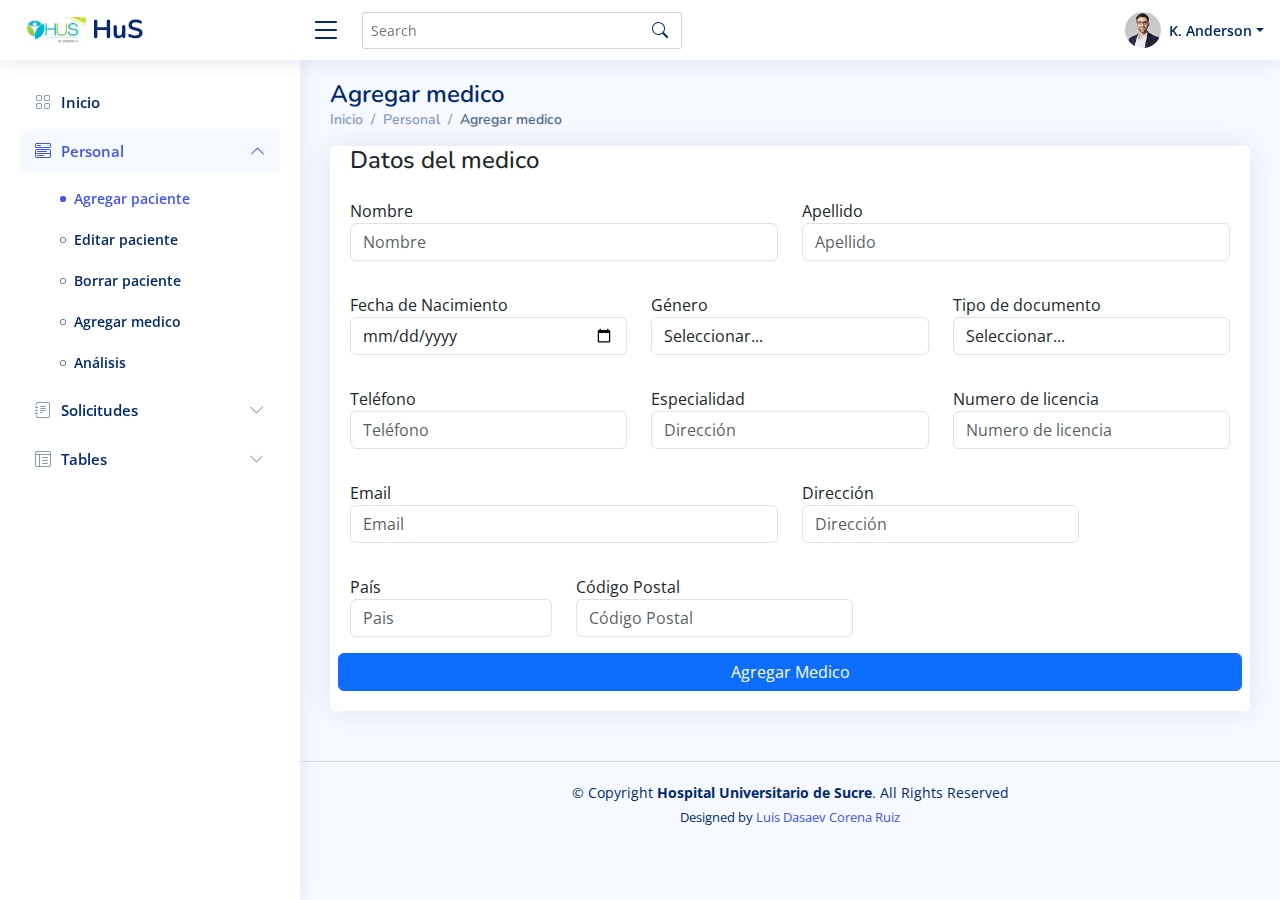
<file: agregar-medico.html>
<!DOCTYPE html>
<html lang="es">

<head>
  <meta charset="utf-8">
  <meta content="width=device-width, initial-scale=1.0" name="viewport">

  <title>Hospital Universitario de Sucre</title>
  <meta content="" name="description">
  <meta content="" name="keywords">

  <!-- Favicons -->
  <link href="img/hospitalicono.png" rel="icon">
  <link href="img/apple-touch-icon.png" rel="apple-touch-icon">

  <!-- Google Fonts -->
  <link href="https://fonts.gstatic.com" rel="preconnect">
  <link href="https://fonts.googleapis.com/css?family=Open+Sans:300,300i,400,400i,600,600i,700,700i|Nunito:300,300i,400,400i,600,600i,700,700i|Poppins:300,300i,400,400i,500,500i,600,600i,700,700i" rel="stylesheet">

  <!-- Vendor CSS Files -->
  <link href="assets/vendor/bootstrap/css/bootstrap.min.css" rel="stylesheet">
  <link href="assets/vendor/bootstrap-icons/bootstrap-icons.css" rel="stylesheet">
  <link href="assets/vendor/boxicons/css/boxicons.min.css" rel="stylesheet">
  <link href="assets/vendor/quill/quill.snow.css" rel="stylesheet">
  <link href="assets/vendor/quill/quill.bubble.css" rel="stylesheet">
  <link href="assets/vendor/remixicon/remixicon.css" rel="stylesheet">
  <link href="assets/vendor/simple-datatables/style.css" rel="stylesheet">

  <!-- Template Main CSS File -->
  <link href="assets/css/style.css" rel="stylesheet">

  <!-- =======================================================
  * Template Name: NiceAdmin
  * Template URL: https://bootstrapmade.com/nice-admin-bootstrap-admin-html-template/
  * Updated: Apr 20 2024 with Bootstrap v5.3.3
  * Author: BootstrapMade.com
  * License: https://bootstrapmade.com/license/
  ======================================================== -->
</head>

<body>

  <!-- ======= Header ======= -->
  <header id="header" class="header fixed-top d-flex align-items-center">

    <div class="d-flex align-items-center justify-content-between">
      <a href="dashboard.html" class="logo d-flex align-items-center">
        <img src="img/hus.jpg" alt="">
        <span class="d-none d-lg-block">HuS</span>
      </a>
      <i class="bi bi-list toggle-sidebar-btn"></i>
    </div><!-- End Logo -->

    <div class="search-bar">
      <form class="search-form d-flex align-items-center" method="POST" action="#">
        <input type="text" name="query" placeholder="Search" title="Enter search keyword">
        <button type="submit" title="Search"><i class="bi bi-search"></i></button>
      </form>
    </div><!-- End Search Bar -->

    <nav class="header-nav ms-auto">
      <ul class="d-flex align-items-center">

        <li class="nav-item d-block d-lg-none">
          <a class="nav-link nav-icon search-bar-toggle " href="#">
            <i class="bi bi-search"></i>
          </a>
        </li><!-- End Search Icon-->
        <li class="nav-item dropdown pe-3">

          <a class="nav-link nav-profile d-flex align-items-center pe-0" href="#" data-bs-toggle="dropdown">
            <img src="img/profile-img.jpg" alt="Profile" class="rounded-circle">
            <span class="d-none d-md-block dropdown-toggle ps-2">K. Anderson</span>
          </a><!-- End Profile Iamge Icon -->

          <ul class="dropdown-menu dropdown-menu-end dropdown-menu-arrow profile">
            <li class="dropdown-header">
              <h6>Kevin Anderson</h6>
              <span>Medico General</span>
            </li>
            <li>
              <hr class="dropdown-divider">
            </li>

            <li>
              <a class="dropdown-item d-flex align-items-center" href="#">
                <i class="bi bi-person"></i>
                <span>Mi Perfil</span>
              </a>
            </li>
            <li>
              <hr class="dropdown-divider">
            </li>

            <li>
              <a class="dropdown-item d-flex align-items-center" href="#">
                <i class="bi bi-gear"></i>
                <span>Configurar cuenta</span>
              </a>
            </li>
            <li>
              <hr class="dropdown-divider">
            </li>

            <li>
              <a class="dropdown-item d-flex align-items-center" href="#">
                <i class="bi bi-question-circle"></i>
                <span>Ayuda?</span>
              </a>
            </li>
            <li>
              <hr class="dropdown-divider">
            </li>

            <li>
              <a class="dropdown-item d-flex align-items-center" href="login.html">
                <i class="bi bi-box-arrow-right"></i>
                <span>Cerrar sesión</span>
              </a>
            </li>

          </ul><!-- End Profile Dropdown Items -->
        </li><!-- End Profile Nav -->

      </ul>
    </nav><!-- End Icons Navigation -->

  </header><!-- End Header -->

  <!-- ======= Sidebar ======= -->
  <aside id="sidebar" class="sidebar">

    <ul class="sidebar-nav" id="sidebar-nav">

      <li class="nav-item">
        <a class="nav-link collapsed" href="dashboard.html">
          <i class="bi bi-grid"></i>
          <span>Inicio</span>
        </a>
      </li><!-- End Dashboard Nav -->

      <li class="nav-item">
        <a class="nav-link " data-bs-target="#components-nav" data-bs-toggle="collapse" href="#">
          <i class="bi bi-menu-button-wide"></i><span>Personal</span><i class="bi bi-chevron-down ms-auto"></i>
        </a>
        <ul id="components-nav" class="nav-content collapse show" data-bs-parent="#sidebar-nav">
          <li>
            <a href="agregar-paciente.html" class="active">
              <i class="bi bi-circle"></i><span>Agregar paciente</span>
            </a>
          </li>
          <li>
            <a href="#">
              <i class="bi bi-circle"></i><span>Editar paciente</span>
            </a>
          </li>
          <li>
            <a href="#">
              <i class="bi bi-circle"></i><span>Borrar paciente</span>
            </a>
          </li>
          <li>
            <a href="#">
              <i class="bi bi-circle"></i><span>Agregar medico</span>
            </a>
          </li>
          <li>
            <a href="#">
              <i class="bi bi-circle"></i><span>Análisis</span>
            </a>
          </li>
        </ul>
      </li>
      <!-- End Components Nav -->

      <li class="nav-item">
        <a class="nav-link collapsed" data-bs-target="#forms-nav" data-bs-toggle="collapse" href="#">
          <i class="bi bi-journal-text"></i><span>Solicitudes</span><i class="bi bi-chevron-down ms-auto"></i>
        </a>
        <ul id="forms-nav" class="nav-content collapse " data-bs-parent="#sidebar-nav">
          <li>
            <a href="citas-medicas.html">
              <i class="bi bi-circle"></i><span>citas medicas</span>
            </a>
          </li>
          <li>
            <a href="orden-medicas.html">
              <i class="bi bi-circle"></i><span>Orden de medicinas</span>
            </a>
          </li>
          <li>
            <a href="receta-medica.html">
              <i class="bi bi-circle"></i><span>Recetas medicas</span>
            </a>
          </li>
          <li> 
            <a href="#">
              <i class="bi bi-circle"></i><span>Permisos laborales</span>
            </a>
          </li>
        </ul>
      </li>
      <!-- End Forms Nav -->

      <li class="nav-item">
        <a class="nav-link collapsed" data-bs-target="#tables-nav" data-bs-toggle="collapse" href="#">
          <i class="bi bi-layout-text-window-reverse"></i><span>Tables</span><i class="bi bi-chevron-down ms-auto"></i>
        </a>
        <ul id="tables-nav" class="nav-content collapse " data-bs-parent="#sidebar-nav">
          <li>
            <a href="tables-general.html">
              <i class="bi bi-circle"></i><span>General Tables</span>
            </a>
          </li>
          <li>
            <a href="tables-data.html">
              <i class="bi bi-circle"></i><span>Data Tables</span>
            </a>
          </li>
        </ul>
      </li><!-- End Tables Nav -->

  </aside><!-- End Sidebar-->

  <main id="main" class="main">

    <div class="pagetitle">
      <h1>Agregar medico</h1>
      <nav>
        <ol class="breadcrumb">
          <li class="breadcrumb-item"><a href="dashboard.html">Inicio</a></li>
          <li class="breadcrumb-item">Personal</li>
          <li class="breadcrumb-item active">Agregar medico</li>
        </ol>
      </nav>
    </div>
    <!-- End Page Title -->

    <section class="section">
      <div class="card">
            <div class="card-body">
              <h4>Datos del medico</h4>

              <form class="row">
                  <div class="form-group col-md-6 py-3">
                      <label for="nombre">Nombre</label>
                      <input type="text" class="form-control" id="nombre" placeholder="Nombre">
                  </div>
                  <div class="form-group col-md-6 py-3">
                      <label for="apellido">Apellido</label>
                      <input type="text" class="form-control" id="apellido" placeholder="Apellido">
                  </div>
                  <div class="form-group col-md-4 py-3">
                      <label for="fechaNacimiento">Fecha de Nacimiento</label>
                      <input type="date" class="form-control" id="fechaNacimiento">
                    </div>
                  <div class="form-group col-md-4 py-3">
                      <label for="genero">Género</label>
                      <select id="genero" class="form-control">
                          <option selected>Seleccionar...</option>
                          <option>Masculino</option>
                          <option>Femenino</option>
                          <option>Otro</option>
                      </select>
                  </div>
                  <div class="form-group col-md-4 py-3">
                    <label for="provincia">Tipo de documento</label>
                    <select id="provincia" class="form-control">
                        <option selected>Seleccionar...</option>
                        <option>Cédula de ciudadanía</option>
                        <option>Tarjeta de identidad</option>
                        <option>Tarjeta extranjera</option>
                        <option>Pasaporte</option>
                    </select>
                </div>
                  <div class="form-group col-md-4 py-3">
                      <label for="telefono">Teléfono</label>
                      <input type="tel" class="form-control" id="telefono" placeholder="Teléfono">
                  </div>
                  <div class="form-group col-md-4 py-3">
                    <label for="direccion">Especialidad</label>
                    <input type="text" class="form-control" id="direccion" placeholder="Dirección">                 
                </div>
                <div class="form-group col-md-4 py-3">
                  <label for="numero-de-licencia">Numero de licencia</label>
                  <input type="number" class="form-control" id="numero-licencia" placeholder="Numero de licencia">
                </div>
                  <div class="form-group col-md-6 py-3">
                      <label for="email">Email</label>
                      <input type="email" class="form-control" id="email" placeholder="Email">
                  </div>
              <div class="form-group col-md-4 py-3">
                  <label for="direccion">Dirección</label>
                  <input type="text" class="form-control" id="direccion" placeholder="Dirección">
              </div>
                  <div class="form-group col-md-3 py-3">
                      <label for="ciudad">País</label>
                      <input type="text" class="form-control" id="ciudad" placeholder="Pais ">
                  </div>
                  <div class="form-group col-md-4 py-3">
                      <label for="codigoPostal">Código Postal</label>
                      <input type="text" class="form-control" id="codigoPostal" placeholder="Código Postal">
                  </div>

              <button type="submit" class="btn btn-primary">Agregar Medico</button>
            </form>
    </section>
  </main>
  <!-- End #main -->

  <!-- ======= Footer ======= -->
  <footer id="footer" class="footer">
    <div class="copyright">
      &copy; Copyright <strong><span>Hospital Universitario de Sucre</span></strong>. All Rights Reserved
    </div>
    <div class="credits">
      <!-- All the links in the footer should remain intact. -->
      <!-- You can delete the links only if you purchased the pro version. -->
      <!-- Licensing information: https://bootstrapmade.com/license/ -->
      <!-- Purchase the pro version with working PHP/AJAX contact form: https://bootstrapmade.com/nice-admin-bootstrap-admin-html-template/ -->
      Designed by <a href="#">Luis Dasaev Corena Ruiz</a>
    </div>
  </footer><!-- End Footer -->

  <a href="#" class="back-to-top d-flex align-items-center justify-content-center"><i class="bi bi-arrow-up-short"></i></a>

  <!-- Vendor JS Files -->
  <script src="assets/vendor/apexcharts/apexcharts.min.js"></script>
  <script src="assets/vendor/bootstrap/js/bootstrap.bundle.min.js"></script>
  <script src="assets/vendor/chart.js/chart.umd.js"></script>
  <script src="assets/vendor/echarts/echarts.min.js"></script>
  <script src="assets/vendor/quill/quill.js"></script>
  <script src="assets/vendor/simple-datatables/simple-datatables.js"></script>
  <script src="assets/vendor/tinymce/tinymce.min.js"></script>
  <script src="assets/vendor/php-email-form/validate.js"></script>

  <!-- Template Main JS File -->
  <script src="assets/js/main.js"></script>

</body>

</html>
</file>
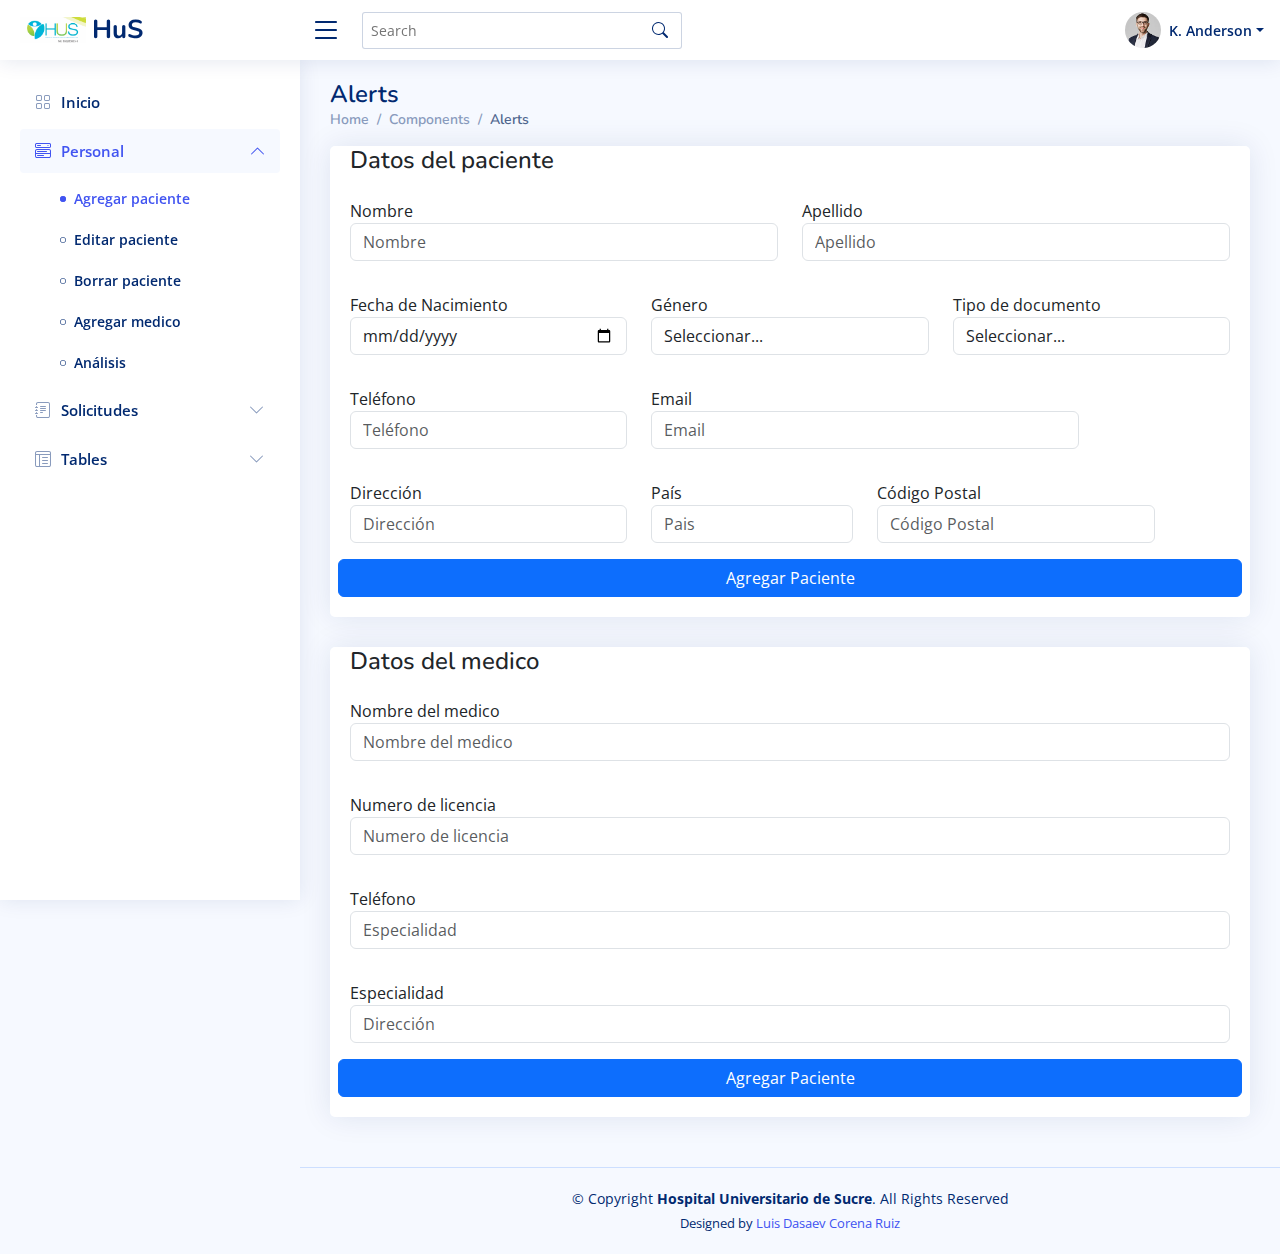
<file: agregar-paciente.html>
<!DOCTYPE html>
<html lang="es">

<head>
  <meta charset="utf-8">
  <meta content="width=device-width, initial-scale=1.0" name="viewport">

  <title>Hospital Universitario de Sucre</title>
  <meta content="" name="description">
  <meta content="" name="keywords">

  <!-- Favicons -->
  <link href="img/hospitalicono.png" rel="icon">
  <link href="img/apple-touch-icon.png" rel="apple-touch-icon">

  <!-- Google Fonts -->
  <link href="https://fonts.gstatic.com" rel="preconnect">
  <link href="https://fonts.googleapis.com/css?family=Open+Sans:300,300i,400,400i,600,600i,700,700i|Nunito:300,300i,400,400i,600,600i,700,700i|Poppins:300,300i,400,400i,500,500i,600,600i,700,700i" rel="stylesheet">

  <!-- Vendor CSS Files -->
  <link href="assets/vendor/bootstrap/css/bootstrap.min.css" rel="stylesheet">
  <link href="assets/vendor/bootstrap-icons/bootstrap-icons.css" rel="stylesheet">
  <link href="assets/vendor/boxicons/css/boxicons.min.css" rel="stylesheet">
  <link href="assets/vendor/quill/quill.snow.css" rel="stylesheet">
  <link href="assets/vendor/quill/quill.bubble.css" rel="stylesheet">
  <link href="assets/vendor/remixicon/remixicon.css" rel="stylesheet">
  <link href="assets/vendor/simple-datatables/style.css" rel="stylesheet">

  <!-- Template Main CSS File -->
  <link href="assets/css/style.css" rel="stylesheet">

  <!-- =======================================================
  * Template Name: NiceAdmin
  * Template URL: https://bootstrapmade.com/nice-admin-bootstrap-admin-html-template/
  * Updated: Apr 20 2024 with Bootstrap v5.3.3
  * Author: BootstrapMade.com
  * License: https://bootstrapmade.com/license/
  ======================================================== -->
</head>

<body>

  <!-- ======= Header ======= -->
  <header id="header" class="header fixed-top d-flex align-items-center">

    <div class="d-flex align-items-center justify-content-between">
      <a href="dashboard.html" class="logo d-flex align-items-center">
        <img src="img/hus.jpg" alt="">
        <span class="d-none d-lg-block">HuS</span>
      </a>
      <i class="bi bi-list toggle-sidebar-btn"></i>
    </div><!-- End Logo -->

    <div class="search-bar">
      <form class="search-form d-flex align-items-center" method="POST" action="#">
        <input type="text" name="query" placeholder="Search" title="Enter search keyword">
        <button type="submit" title="Search"><i class="bi bi-search"></i></button>
      </form>
    </div><!-- End Search Bar -->

    <nav class="header-nav ms-auto">
      <ul class="d-flex align-items-center">

        <li class="nav-item d-block d-lg-none">
          <a class="nav-link nav-icon search-bar-toggle " href="#">
            <i class="bi bi-search"></i>
          </a>
        </li><!-- End Search Icon-->
        <li class="nav-item dropdown pe-3">

          <a class="nav-link nav-profile d-flex align-items-center pe-0" href="#" data-bs-toggle="dropdown">
            <img src="img/profile-img.jpg" alt="Profile" class="rounded-circle">
            <span class="d-none d-md-block dropdown-toggle ps-2">K. Anderson</span>
          </a><!-- End Profile Iamge Icon -->

          <ul class="dropdown-menu dropdown-menu-end dropdown-menu-arrow profile">
            <li class="dropdown-header">
              <h6>Kevin Anderson</h6>
              <span>Medico General</span>
            </li>
            <li>
              <hr class="dropdown-divider">
            </li>

            <li>
              <a class="dropdown-item d-flex align-items-center" href="#">
                <i class="bi bi-person"></i>
                <span>Mi Perfil</span>
              </a>
            </li>
            <li>
              <hr class="dropdown-divider">
            </li>

            <li>
              <a class="dropdown-item d-flex align-items-center" href="#">
                <i class="bi bi-gear"></i>
                <span>Configurar cuenta</span>
              </a>
            </li>
            <li>
              <hr class="dropdown-divider">
            </li>

            <li>
              <a class="dropdown-item d-flex align-items-center" href="#">
                <i class="bi bi-question-circle"></i>
                <span>Ayuda?</span>
              </a>
            </li>
            <li>
              <hr class="dropdown-divider">
            </li>

            <li>
              <a class="dropdown-item d-flex align-items-center" href="login.html">
                <i class="bi bi-box-arrow-right"></i>
                <span>Cerrar sesión</span>
              </a>
            </li>
          </ul><!-- End Profile Dropdown Items -->
        </li><!-- End Profile Nav -->

      </ul>
    </nav><!-- End Icons Navigation -->

  </header><!-- End Header -->

  <!-- ======= Sidebar ======= -->
  <aside id="sidebar" class="sidebar">

    <ul class="sidebar-nav" id="sidebar-nav">

      <li class="nav-item">
        <a class="nav-link collapsed" href="dashboard.html">
          <i class="bi bi-grid"></i>
          <span>Inicio</span>
        </a>
      </li><!-- End Dashboard Nav -->

      <li class="nav-item">
        <a class="nav-link " data-bs-target="#components-nav" data-bs-toggle="collapse" href="#">
          <i class="bi bi-menu-button-wide"></i><span>Personal</span><i class="bi bi-chevron-down ms-auto"></i>
        </a>
        <ul id="components-nav" class="nav-content collapse show" data-bs-parent="#sidebar-nav">
          <li>
            <a href="#" class="active">
              <i class="bi bi-circle"></i><span>Agregar paciente</span>
            </a>
          </li>
          <li>
            <a href="#">
              <i class="bi bi-circle"></i><span>Editar paciente</span>
            </a>
          </li>
          <li>
            <a href="#">
              <i class="bi bi-circle"></i><span>Borrar paciente</span>
            </a>
          </li>
          <li>
            <a href="agregar-medico.html">
              <i class="bi bi-circle"></i><span>Agregar medico</span>
            </a>
          </li>
          <li>
            <a href="#">
              <i class="bi bi-circle"></i><span>Análisis</span>
            </a>
          </li>
        </ul>
      </li>
      <!-- End Components Nav -->

      <li class="nav-item">
        <a class="nav-link collapsed" data-bs-target="#forms-nav" data-bs-toggle="collapse" href="#">
          <i class="bi bi-journal-text"></i><span>Solicitudes</span><i class="bi bi-chevron-down ms-auto"></i>
        </a>
        <ul id="forms-nav" class="nav-content collapse " data-bs-parent="#sidebar-nav">
          <li>
            <a href="citas-medicas.html">
              <i class="bi bi-circle"></i><span>citas medicas</span>
            </a>
          </li>
          <li>
            <a href="orden-medicas.html">
              <i class="bi bi-circle"></i><span>Orden de medicinas</span>
            </a>
          </li>
          <li>
            <a href="receta-medica.html">
              <i class="bi bi-circle"></i><span>Recetas medicas</span>
            </a>
          </li>
          <li> 
            <a href="#">
              <i class="bi bi-circle"></i><span>Permisos laborales</span>
            </a>
          </li>
        </ul>
      </li>
      <!-- End Forms Nav -->

      <li class="nav-item">
        <a class="nav-link collapsed" data-bs-target="#tables-nav" data-bs-toggle="collapse" href="#">
          <i class="bi bi-layout-text-window-reverse"></i><span>Tables</span><i class="bi bi-chevron-down ms-auto"></i>
        </a>
        <ul id="tables-nav" class="nav-content collapse " data-bs-parent="#sidebar-nav">
          <li>
            <a href="tables-general.html">
              <i class="bi bi-circle"></i><span>General Tables</span>
            </a>
          </li>
          <li>
            <a href="tables-data.html">
              <i class="bi bi-circle"></i><span>Data Tables</span>
            </a>
          </li>
        </ul>
      </li><!-- End Tables Nav -->


  </aside><!-- End Sidebar-->
  
  <main id="main" class="main">

    <div class="pagetitle">
      <h1>Alerts</h1>
      <nav>
        <ol class="breadcrumb">
          <li class="breadcrumb-item"><a href="dashboard.html">Home</a></li>
          <li class="breadcrumb-item">Components</li>
          <li class="breadcrumb-item active">Alerts</li>
        </ol>
      </nav>
    </div>
    <!-- End Page Title -->

    <section class="section">
      <div class="card">
            <div class="card-body">
              <h4>Datos del paciente</h4>

              <form class="row">
                  <div class="form-group col-md-6 py-3">
                      <label for="nombre">Nombre</label>
                      <input type="text" class="form-control" id="nombre" placeholder="Nombre">
                  </div>
                  <div class="form-group col-md-6 py-3">
                      <label for="apellido">Apellido</label>
                      <input type="text" class="form-control" id="apellido" placeholder="Apellido">
                  </div>
                  <div class="form-group col-md-4 py-3">
                      <label for="fechaNacimiento">Fecha de Nacimiento</label>
                      <input type="date" class="form-control" id="fechaNacimiento">
                    </div>
                  <div class="form-group col-md-4 py-3">
                      <label for="genero">Género</label>
                      <select id="genero" class="form-control">
                          <option selected>Seleccionar...</option>
                          <option>Masculino</option>
                          <option>Femenino</option>
                          <option>Otro</option>
                      </select>
                  </div>
                  <div class="form-group col-md-4 py-3">
                    <label for="provincia">Tipo de documento</label>
                    <select id="provincia" class="form-control">
                        <option selected>Seleccionar...</option>
                        <option>Cédula de ciudadanía</option>
                        <option>Tarjeta de identidad</option>
                        <option>Tarjeta extranjera</option>
                        <option>Pasaporte</option>
                    </select>
                </div>
                  <div class="form-group col-md-4 py-3">
                      <label for="telefono">Teléfono</label>
                      <input type="tel" class="form-control" id="telefono" placeholder="Teléfono">
                  </div>
                  <div class="form-group col-md-6 py-3">
                      <label for="email">Email</label>
                      <input type="email" class="form-control" id="email" placeholder="Email">
                  </div>
              <div class="form-group col-md-4 py-3">
                  <label for="direccion">Dirección</label>
                  <input type="text" class="form-control" id="direccion" placeholder="Dirección">
              </div>
                  <div class="form-group col-md-3 py-3">
                      <label for="ciudad">País</label>
                      <input type="text" class="form-control" id="ciudad" placeholder="Pais ">
                  </div>
                  <div class="form-group col-md-4 py-3">
                      <label for="codigoPostal">Código Postal</label>
                      <input type="text" class="form-control" id="codigoPostal" placeholder="Código Postal">
                  </div>

              <button type="submit" class="btn btn-primary">Agregar Paciente</button>
            </form>
    </section>
    <section class="section">
      <div class="card">
            <div class="card-body">
              <h4>Datos del medico</h4>

              <form class="row">
                  <div class="form-group col-md-12 py-3">
                      <label for="nombre">Nombre del medico</label>
                      <input type="text" class="form-control" id="nombre-medico" placeholder="Nombre del medico">
                  </div>
                  <div class="form-group col-md-12 py-3">
                      <label for="numero-de-licencia">Numero de licencia</label>
                      <input type="number" class="form-control" id="numero-licencia" placeholder="Numero de licencia">
                    </div>
                  <div class="form-group col-md-12 py-3">
                      <label for="telefono">Teléfono</label>
                      <input type="tel" class="form-control" id="telefono" placeholder="Especialidad">
                  </div>
              <div class="form-group col-md-12 py-3">
                  <label for="direccion">Especialidad</label>
                  <input type="text" class="form-control" id="direccion" placeholder="Dirección">                 
              </div>
              <button type="submit" class="btn btn-primary">Agregar Paciente</button>
            </form>
    </section>
    

  </main>
  <!-- End #main -->

  <!-- ======= Footer ======= -->
  <footer id="footer" class="footer">
    <div class="copyright">
      &copy; Copyright <strong><span>Hospital Universitario de Sucre</span></strong>. All Rights Reserved
    </div>
    <div class="credits">
      <!-- All the links in the footer should remain intact. -->
      <!-- You can delete the links only if you purchased the pro version. -->
      <!-- Licensing information: https://bootstrapmade.com/license/ -->
      <!-- Purchase the pro version with working PHP/AJAX contact form: https://bootstrapmade.com/nice-admin-bootstrap-admin-html-template/ -->
      Designed by <a href="#">Luis Dasaev Corena Ruiz</a>
    </div>
  </footer><!-- End Footer -->

  <a href="#" class="back-to-top d-flex align-items-center justify-content-center"><i class="bi bi-arrow-up-short"></i></a>

  <!-- Vendor JS Files -->
  <script src="assets/vendor/apexcharts/apexcharts.min.js"></script>
  <script src="assets/vendor/bootstrap/js/bootstrap.bundle.min.js"></script>
  <script src="assets/vendor/chart.js/chart.umd.js"></script>
  <script src="assets/vendor/echarts/echarts.min.js"></script>
  <script src="assets/vendor/quill/quill.js"></script>
  <script src="assets/vendor/simple-datatables/simple-datatables.js"></script>
  <script src="assets/vendor/tinymce/tinymce.min.js"></script>
  <script src="assets/vendor/php-email-form/validate.js"></script>

  <!-- Template Main JS File -->
  <script src="assets/js/main.js"></script>

</body>

</html>
</file>
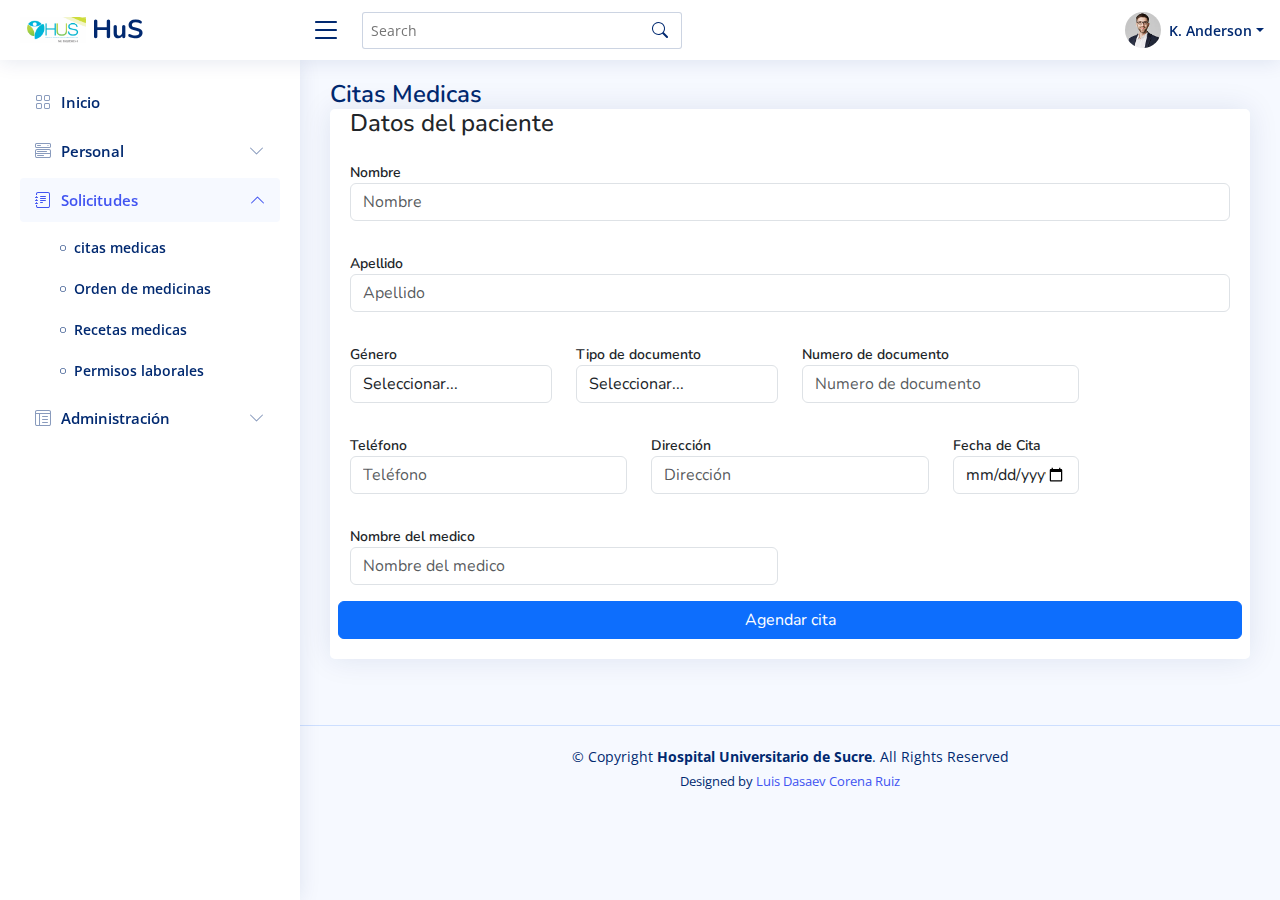
<file: citas-medicas.html>
<!DOCTYPE html>
<html lang="es">

<head>
  <meta charset="utf-8">
  <meta content="width=device-width, initial-scale=1.0" name="viewport">

  <title>Hospital Universitario de Sucre</title>
  <meta content="" name="description">
  <meta content="" name="keywords">

  <!-- Favicons -->
  <link href="img/hospitalicono.png" rel="icon">
  <link href="img/apple-touch-icon.png" rel="apple-touch-icon">

  <!-- Google Fonts -->
  <link href="https://fonts.gstatic.com" rel="preconnect">
  <link href="https://fonts.googleapis.com/css?family=Open+Sans:300,300i,400,400i,600,600i,700,700i|Nunito:300,300i,400,400i,600,600i,700,700i|Poppins:300,300i,400,400i,500,500i,600,600i,700,700i" rel="stylesheet">

  <!-- Vendor CSS Files -->
  <link href="assets/vendor/bootstrap/css/bootstrap.min.css" rel="stylesheet">
  <link href="assets/vendor/bootstrap-icons/bootstrap-icons.css" rel="stylesheet">
  <link href="assets/vendor/boxicons/css/boxicons.min.css" rel="stylesheet">
  <link href="assets/vendor/quill/quill.snow.css" rel="stylesheet">
  <link href="assets/vendor/quill/quill.bubble.css" rel="stylesheet">
  <link href="assets/vendor/remixicon/remixicon.css" rel="stylesheet">
  <link href="assets/vendor/simple-datatables/style.css" rel="stylesheet">

  <!-- Template Main CSS File -->
  <link href="assets/css/style.css" rel="stylesheet">

  <!-- =======================================================
  * Template Name: NiceAdmin
  * Template URL: https://bootstrapmade.com/nice-admin-bootstrap-admin-html-template/
  * Updated: Apr 20 2024 with Bootstrap v5.3.3
  * Author: BootstrapMade.com
  * License: https://bootstrapmade.com/license/
  ======================================================== -->
</head>

<body>

  <!-- ======= Header ======= -->
  <header id="header" class="header fixed-top d-flex align-items-center">

    <div class="d-flex align-items-center justify-content-between">
      <a href="dashboard.html" class="logo d-flex align-items-center">
        <img src="img/hus.jpg" alt="">
        <span class="d-none d-lg-block">HuS</span>
      </a>
      <i class="bi bi-list toggle-sidebar-btn"></i>
    </div><!-- End Logo -->

    <div class="search-bar">
      <form class="search-form d-flex align-items-center" method="POST" action="#">
        <input type="text" name="query" placeholder="Search" title="Enter search keyword">
        <button type="submit" title="Search"><i class="bi bi-search"></i></button>
      </form>
    </div><!-- End Search Bar -->

    <nav class="header-nav ms-auto">
      <ul class="d-flex align-items-center">

        <li class="nav-item d-block d-lg-none">
          <a class="nav-link nav-icon search-bar-toggle " href="#">
            <i class="bi bi-search"></i>
          </a>
        </li>
        <!-- End Search Icon-->
        <li class="nav-item dropdown pe-3">

          <a class="nav-link nav-profile d-flex align-items-center pe-0" href="#" data-bs-toggle="dropdown">
            <img src="img/profile-img.jpg" alt="Profile" class="rounded-circle">
            <span class="d-none d-md-block dropdown-toggle ps-2">K. Anderson</span>
          </a><!-- End Profile Iamge Icon -->

          <ul class="dropdown-menu dropdown-menu-end dropdown-menu-arrow profile">
            <li class="dropdown-header">
              <h6>Kevin Anderson</h6>
              <span>Medico General</span>
            </li>
            <li>
              <hr class="dropdown-divider">
            </li>

            <li>
              <a class="dropdown-item d-flex align-items-center" href="#">
                <i class="bi bi-person"></i>
                <span>Mi Perfil</span>
              </a>
            </li>
            <li>
              <hr class="dropdown-divider">
            </li>

            <li>
              <a class="dropdown-item d-flex align-items-center" href="#">
                <i class="bi bi-gear"></i>
                <span>Configurar cuenta</span>
              </a>
            </li>
            <li>
              <hr class="dropdown-divider">
            </li>

            <li>
              <a class="dropdown-item d-flex align-items-center" href="#">
                <i class="bi bi-question-circle"></i>
                <span>Ayuda?</span>
              </a>
            </li>
            <li>
              <hr class="dropdown-divider">
            </li>

            <li>
              <a class="dropdown-item d-flex align-items-center" href="login.html">
                <i class="bi bi-box-arrow-right"></i>
                <span>Cerrar sesión</span>
              </a>
            </li>
          </ul><!-- End Profile Dropdown Items -->
        </li><!-- End Profile Nav -->

      </ul>
    </nav><!-- End Icons Navigation -->

  </header><!-- End Header -->

  <!-- ======= Sidebar ======= -->
  <aside id="sidebar" class="sidebar">

    <ul class="sidebar-nav" id="sidebar-nav">

      <li class="nav-item">
        <a class="nav-link collapsed" href="dashboard.html">
          <i class="bi bi-grid"></i>
          <span>Inicio</span>
        </a>
      </li>
      <!-- End Dashboard Nav -->

      <li class="nav-item">
        <a class="nav-link collapsed" data-bs-target="#components-nav" data-bs-toggle="collapse" href="#">
          <i class="bi bi-menu-button-wide"></i><span>Personal</span><i class="bi bi-chevron-down ms-auto"></i>
        </a>
        <ul id="components-nav" class="nav-content collapse " data-bs-parent="#sidebar-nav">
          <li>
            <a href="agregar-paciente.html">
              <i class="bi bi-circle"></i><span>Agregar paciente</span>
            </a>
          </li>
          <li>
            <a href="#">
              <i class="bi bi-circle"></i><span>Editar paciente</span>
            </a>
          </li>
          <li>
            <a href="#">
              <i class="bi bi-circle"></i><span>Borrar paciente</span>
            </a>
          </li>
          <li>
            <a href="agregar-medico.html">
              <i class="bi bi-circle"></i><span>Agregar medico</span>
            </a>
          </li>
          <li>
            <a href="#">
              <i class="bi bi-circle"></i><span>Análisis</span>
            </a>
          </li>
        </ul>
      </li>
      <!-- End Components Nav -->

      <li class="nav-item">
        <a class="nav-link " data-bs-target="#forms-nav" data-bs-toggle="collapse" href="#">
          <i class="bi bi-journal-text"></i><span>Solicitudes</span><i class="bi bi-chevron-down ms-auto"></i>
        </a>
        <ul id="forms-nav" class="nav-content collapse show" data-bs-parent="#sidebar-nav">
          <li>
            <a href="citas-medicas.html">
              <i class="bi bi-circle"></i><span>citas medicas</span>
            </a>
          </li>
          <li>
            <a href="orden-medicas.html">
              <i class="bi bi-circle"></i><span>Orden de medicinas</span>
            </a>
          </li>
          <li>
            <a href="receta-medica.html">
              <i class="bi bi-circle"></i><span>Recetas medicas</span>
            </a>
          </li>
          <li> 
            <a href="#">
              <i class="bi bi-circle"></i><span>Permisos laborales</span>
            </a>
          </li>
        </ul>
      </li>
      <!-- End Forms Nav -->

      <li class="nav-item">
        <a class="nav-link collapsed" data-bs-target="#tables-nav" data-bs-toggle="collapse" href="#">
          <i class="bi bi-layout-text-window-reverse"></i><span>Administración</span><i class="bi bi-chevron-down ms-auto"></i>
        </a>
        <ul id="tables-nav" class="nav-content collapse " data-bs-parent="#sidebar-nav">
          <li>
            <a href="#">
              <i class="bi bi-circle"></i><span>Dirección</span>
            </a>
          </li>
          <li>
            <a href="#">
              <i class="bi bi-circle"></i><span>Mensajería</span>
            </a>
          </li>
        </ul>
      </li>
      <!-- End Tables Nav -->

  </aside>
  <!-- End Sidebar-->

  <main id="main" class="main">

    <div class="pagetitle">
      <h1>Citas Medicas</h1>
      <nav>
        <ol class="breadcrumb">
          <li class="breadcrum   <section class="section">
      <div class="card">
            <div class="card-body">
              <h4>Datos del paciente</h4>

              <form class="row">
                  <div class="form-group col-md-12 py-3">
                      <label for="nombre">Nombre</label>
                      <input type="text" class="form-control" id="nombre" placeholder="Nombre">
                  </div>
                  <div class="form-group col-md-12 py-3">
                      <label for="apellido">Apellido</label>
                      <input type="text" class="form-control" id="apellido" placeholder="Apellido">
                  </div>
                  <div class="form-group col-md-3 py-3">
                      <label for="genero">Género</label>
                      <select id="genero" class="form-control">
                          <option selected>Seleccionar...</option>
                          <option>Masculino</option>
                          <option>Femenino</option>
                          <option>Otro</option>
                      </select>
                    </div>                  
                  <div class="form-group col-md-3 py-3">
                    <label for="provincia">Tipo de documento</label>
                    <select id="provincia" class="form-control">
                        <option selected>Seleccionar...</option>
                        <option>Cédula de ciudadanía</option>
                        <option>Tarjeta de identidad</option>
                        <option>Tarjeta extranjera</option>
                        <option>Pasaporte</option>
                    </select>
                </div>
                <div class="form-group col-md-4 py-3">
                  <label for="n-documento">Numero de documento</label>
                  <input type="number" class="form-control" id="n-documento" placeholder="Numero de documento">
                </div>
                  <div class="form-group col-md-4 py-3">
                      <label for="telefono">Teléfono</label>
                      <input type="tel" class="form-control" id="telefono" placeholder="Teléfono">
                  </div>
              <div class="form-group col-md-4 py-3">
                  <label for="direccion">Dirección</label>
                  <input type="text" class="form-control" id="direccion" placeholder="Dirección">
              </div>
              <div class="form-group col-md-2 py-3">
                <label for="fechaNacimiento">Fecha de Cita</label>
                <input type="date" class="form-control" id="fechaNacimiento">
              </div>
              <div class="form-group col-md-6 py-3">
                <label for="direccion">Nombre del medico</label>
                <input type="text" class="form-control" id="direccion" placeholder="Nombre del medico">
            </div>

              <button type="submit" class="btn btn-primary">Agendar cita</button>
            </form>
    </section>
  </main>
<!-- End #main -->

  <!-- ======= Footer ======= -->
  <footer id="footer" class="footer">
    <div class="copyright">
      &copy; Copyright <strong><span>Hospital Universitario de Sucre</span></strong>. All Rights Reserved
    </div>
    <div class="credits">
      <!-- All the links in the footer should remain intact. -->
      <!-- You can delete the links only if you purchased the pro version. -->
      <!-- Licensing information: https://bootstrapmade.com/license/ -->
      <!-- Purchase the pro version with working PHP/AJAX contact form: https://bootstrapmade.com/nice-admin-bootstrap-admin-html-template/ -->
      Designed by <a href="#">Luis Dasaev Corena Ruiz</a>
    </div>
  </footer><!-- End Footer -->

  <a href="#" class="back-to-top d-flex align-items-center justify-content-center"><i class="bi bi-arrow-up-short"></i></a>

  <!-- Vendor JS Files -->
  <script src="assets/vendor/apexcharts/apexcharts.min.js"></script>
  <script src="assets/vendor/bootstrap/js/bootstrap.bundle.min.js"></script>
  <script src="assets/vendor/chart.js/chart.umd.js"></script>
  <script src="assets/vendor/echarts/echarts.min.js"></script>
  <script src="assets/vendor/quill/quill.js"></script>
  <script src="assets/vendor/simple-datatables/simple-datatables.js"></script>
  <script src="assets/vendor/tinymce/tinymce.min.js"></script>
  <script src="assets/vendor/php-email-form/validate.js"></script>

  <!-- Template Main JS File -->
  <script src="assets/js/main.js"></script>

</body>

</html>
</file>
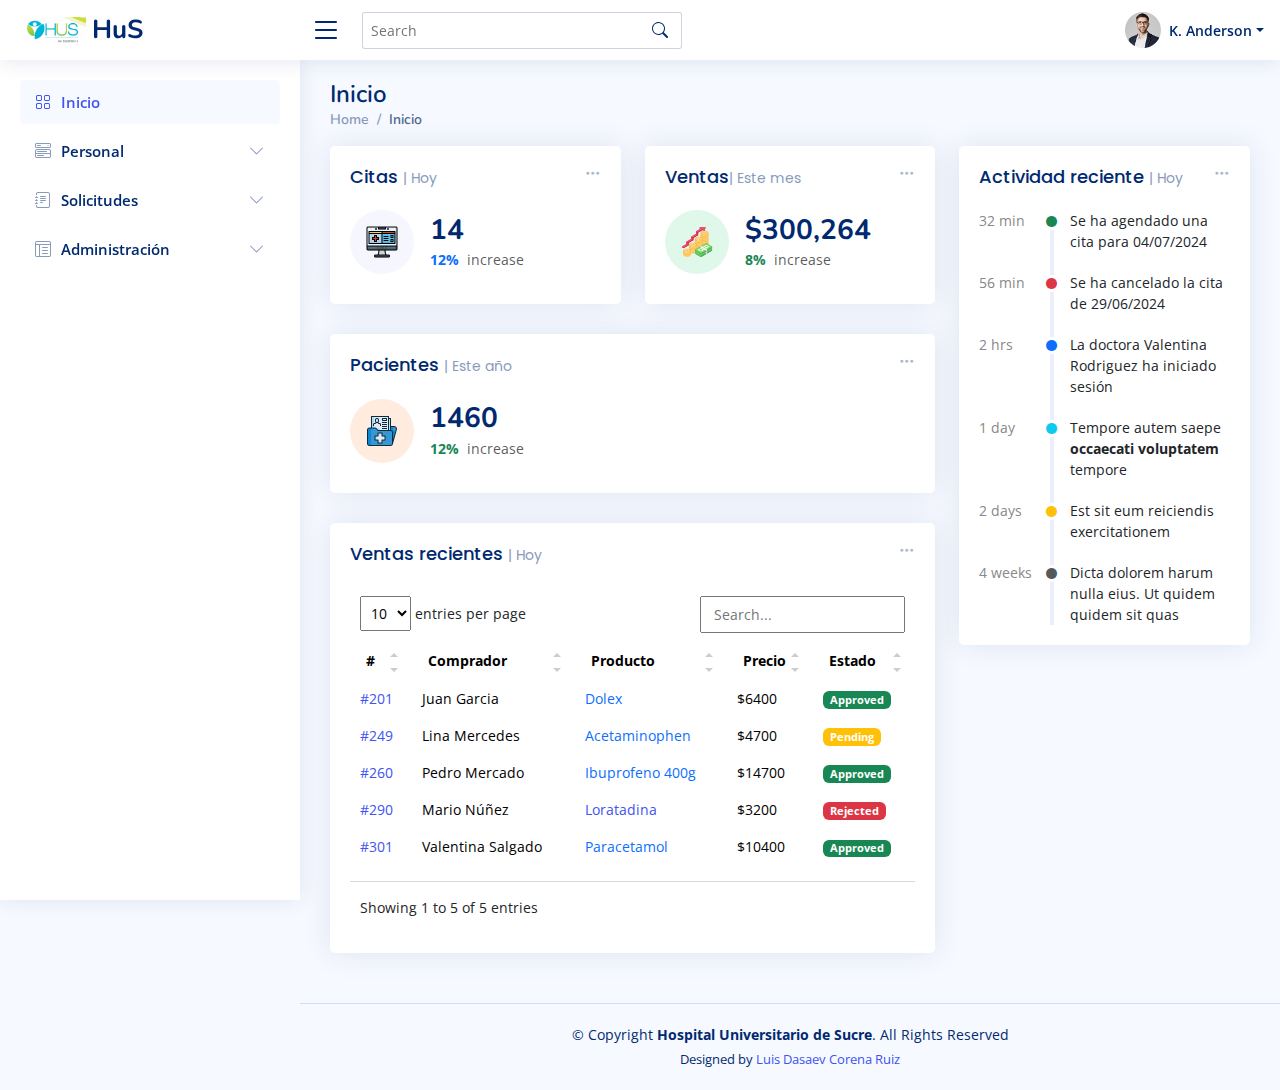
<file: dashboard.html>
<!DOCTYPE html>
<html lang="es">

<head>
  <meta charset="utf-8">
  <meta content="width=device-width, initial-scale=1.0" name="viewport">

  <title>Hospital Universitario de Sucre</title>
  <meta content="" name="description">
  <meta content="" name="keywords">

  <!-- Favicons -->
  <link href="img/hospitalicono.png" rel="icon">
  <link href="img/apple-touch-icon.png" rel="apple-touch-icon">

  <!-- Google Fonts -->
  <link href="https://fonts.gstatic.com" rel="preconnect">
  <link href="https://fonts.googleapis.com/css?family=Open+Sans:300,300i,400,400i,600,600i,700,700i|Nunito:300,300i,400,400i,600,600i,700,700i|Poppins:300,300i,400,400i,500,500i,600,600i,700,700i" rel="stylesheet">

  <!-- Vendor CSS Files -->
  <link href="assets/vendor/bootstrap/css/bootstrap.min.css" rel="stylesheet">
  <link href="assets/vendor/bootstrap-icons/bootstrap-icons.css" rel="stylesheet">
  <link href="assets/vendor/boxicons/css/boxicons.min.css" rel="stylesheet">
  <link href="assets/vendor/quill/quill.snow.css" rel="stylesheet">
  <link href="assets/vendor/quill/quill.bubble.css" rel="stylesheet">
  <link href="assets/vendor/remixicon/remixicon.css" rel="stylesheet">
  <link href="assets/vendor/simple-datatables/style.css" rel="stylesheet">

  <!-- Template Main CSS File -->
  <link href="assets/css/style.css" rel="stylesheet">

  <!-- =======================================================
  * Template Name: NiceAdmin
  * Template URL: https://bootstrapmade.com/nice-admin-bootstrap-admin-html-template/
  * Updated: Apr 20 2024 with Bootstrap v5.3.3
  * Author: BootstrapMade.com
  * License: https://bootstrapmade.com/license/
  ======================================================== -->
</head>

<body>

  <!-- ======= Header ======= -->
  <header id="header" class="header fixed-top d-flex align-items-center">

    <div class="d-flex align-items-center justify-content-between">
      <a href="dashboard.html" class="logo d-flex align-items-center">
        <img src="img/hus.jpg" alt="">
        <span class="d-none d-lg-block">HuS</span>
      </a>
      <i class="bi bi-list toggle-sidebar-btn"></i>
    </div><!-- End Logo -->

    <div class="search-bar">
      <form class="search-form d-flex align-items-center" method="POST" action="#">
        <input type="text" name="query" placeholder="Search" title="Enter search keyword">
        <button type="submit" title="Search"><i class="bi bi-search"></i></button>
      </form>
    </div><!-- End Search Bar -->

    <nav class="header-nav ms-auto">
      <ul class="d-flex align-items-center">

        <li class="nav-item d-block d-lg-none">
          <a class="nav-link nav-icon search-bar-toggle " href="#">
            <i class="bi bi-search"></i>
          </a>
        </li><!-- End Search Icon-->
        <li class="nav-item dropdown pe-3">

          <a class="nav-link nav-profile d-flex align-items-center pe-0" href="#" data-bs-toggle="dropdown">
            <img src="img/profile-img.jpg" alt="Profile" class="rounded-circle">
            <span class="d-none d-md-block dropdown-toggle ps-2">K. Anderson</span>
          </a><!-- End Profile Image Icon -->

          <ul class="dropdown-menu dropdown-menu-end dropdown-menu-arrow profile">
            <li class="dropdown-header">
              <h6>Kevin Anderson</h6>
              <span>Medico General</span>
            </li>
            <li>
              <hr class="dropdown-divider">
            </li>

            <li>
              <a class="dropdown-item d-flex align-items-center" href="#">
                <i class="bi bi-person"></i>
                <span>Mi Perfil</span>
              </a>
            </li>
            <li>
              <hr class="dropdown-divider">
            </li>

            <li>
              <a class="dropdown-item d-flex align-items-center" href="#">
                <i class="bi bi-gear"></i>
                <span>Configurar cuenta</span>
              </a>
            </li>
            <li>
              <hr class="dropdown-divider">
            </li>

            <li>
              <a class="dropdown-item d-flex align-items-center" href="#">
                <i class="bi bi-question-circle"></i>
                <span>Ayuda?</span>
              </a>
            </li>
            <li>
              <hr class="dropdown-divider">
            </li>

            <li>
              <a class="dropdown-item d-flex align-items-center" href="login.html">
                <i class="bi bi-box-arrow-right"></i>
                <span>Cerrar sesión</span>
              </a>
            </li>

          </ul><!-- End Profile Dropdown Items -->
        </li><!-- End Profile Nav -->

      </ul>
    </nav><!-- End Icons Navigation -->

  </header><!-- End Header -->

  <!-- ======= Sidebar ======= -->
  <aside id="sidebar" class="sidebar">

    <ul class="sidebar-nav" id="sidebar-nav">

      <li class="nav-item">
        <a class="nav-link " href="dashboard.html">
          <i class="bi bi-grid"></i>
          <span>Inicio</span>
        </a>
      </li><!-- End Dashboard Nav -->

      <li class="nav-item">
        <a class="nav-link collapsed" data-bs-target="#components-nav" data-bs-toggle="collapse" href="#">
          <i class="bi bi-menu-button-wide"></i><span>Personal</span><i class="bi bi-chevron-down ms-auto"></i>
        </a>
        <ul id="components-nav" class="nav-content collapse " data-bs-parent="#sidebar-nav">
          <li>
            <a href="agregar-paciente.html">
              <i class="bi bi-circle"></i><span>Agregar paciente</span>
            </a>
          </li>
          <li>
            <a href="#">
              <i class="bi bi-circle"></i><span>Editar paciente</span>
            </a>
          </li>
          <li>
            <a href="#">
              <i class="bi bi-circle"></i><span>Borrar paciente</span>
            </a>
          </li>
          <li>
            <a href="agregar-medico.html">
              <i class="bi bi-circle"></i><span>Agregar medico</span>
            </a>
          </li>
          <li>
            <a href="components-buttons.html">
              <i class="bi bi-circle"></i><span>Análisis</span>
            </a>
          </li>
        </ul>
      </li>
      <!-- End Components Nav -->

      <li class="nav-item">
        <a class="nav-link collapsed" data-bs-target="#forms-nav" data-bs-toggle="collapse" href="#">
          <i class="bi bi-journal-text"></i><span>Solicitudes</span><i class="bi bi-chevron-down ms-auto"></i>
        </a>
        <ul id="forms-nav" class="nav-content collapse " data-bs-parent="#sidebar-nav">
          <li>
            <a href="citas-medicas.html">
              <i class="bi bi-circle"></i><span>citas medicas</span>
            </a>
          </li>
          <li>
            <a href="orden-medicas.html">
              <i class="bi bi-circle"></i><span>Orden de medicinas</span>
            </a>
          </li>
          <li>
            <a href="receta-medica.html">
              <i class="bi bi-circle"></i><span>Recetas medicas</span>
            </a>
          </li>
          <li> 
            <a href="#">
              <i class="bi bi-circle"></i><span>Permisos laborales</span>
            </a>
          </li>
        </ul>
      </li>
      <!-- End Forms Nav -->

      <li class="nav-item">
        <a class="nav-link collapsed" data-bs-target="#tables-nav" data-bs-toggle="collapse" href="#">
          <i class="bi bi-layout-text-window-reverse"></i><span>Administración</span><i class="bi bi-chevron-down ms-auto"></i>
        </a>
        <ul id="tables-nav" class="nav-content collapse " data-bs-parent="#sidebar-nav">
          <li>
            <a href="#">
              <i class="bi bi-circle"></i><span>Dirección</span>
            </a>
          </li>
          <li>
            <a href="#">
              <i class="bi bi-circle"></i><span>Mensajería</span>
            </a>
          </li>
        </ul>
      </li>
      <!-- End Tables Nav -->
  </aside>
  <!-- End Sidebar-->

  <main id="main" class="main">

    <div class="pagetitle">
      <h1>Inicio</h1>
      <nav>
        <ol class="breadcrumb">
          <li class="breadcrumb-item"><a href="dashboard.html">Home</a></li>
          <li class="breadcrumb-item active">Inicio</li>
        </ol>
      </nav>
    </div><!-- End Page Title -->

    <section class="section dashboard">
      <div class="row">

        <!-- Left side columns -->
        <div class="col-lg-8">
          <div class="row">

            <!-- Sales Card -->
            <div class="col-xxl-4 col-md-6">
              <div class="card info-card sales-card">

                <div class="filter">
                  <a class="icon" href="#" data-bs-toggle="dropdown"><i class="bi bi-three-dots"></i></a>
                  <ul class="dropdown-menu dropdown-menu-end dropdown-menu-arrow">
                    <li class="dropdown-header text-start">
                      <h6>Filtro</h6>
                    </li>
                    <li><a class="dropdown-item" href="#">Hoy</a></li>
                    <li><a class="dropdown-item" href="#">Este mes</a></li>
                    <li><a class="dropdown-item" href="#">Este año</a></li>
                  </ul>
                </div>

                <div class="card-body">
                  <h5 class="card-title">Citas <span>| Hoy</span></h5>

                  <div class="d-flex align-items-center">
                    <div class="card-icon rounded-circle d-flex align-items-center justify-content-center">
                      <i>
                        <img src="img/cita-en-linea.png" alt="">
                      </i>
                    </div>
                    <div class="ps-3">
                      <h6>14</h6>
                      <span class="text-primary small pt-1 fw-bold">12%</span> <span class="text-muted small pt-2 ps-1">increase</span>

                    </div>
                  </div>
                </div>

              </div>
            </div><!-- End Sales Card -->

            <!-- Revenue Card -->
            <div class="col-xxl-4 col-md-6">
              <div class="card info-card revenue-card">

                <div class="filter">
                  <a class="icon" href="#" data-bs-toggle="dropdown"><i class="bi bi-three-dots"></i></a>
                  <ul class="dropdown-menu dropdown-menu-end dropdown-menu-arrow">
                    <li class="dropdown-header text-start">
                      <h6>Filtro</h6>
                    </li>
                    <li><a class="dropdown-item" href="#">Hoy</a></li>
                    <li><a class="dropdown-item" href="#">Este mes</a></li>
                    <li><a class="dropdown-item" href="#">Este año</a></li>
                  </ul>
                </div>

                <div class="card-body">
                  <h5 class="card-title">Ventas<span>| Este mes</span></h5>

                  <div class="d-flex align-items-center">
                    <div class="card-icon rounded-circle d-flex align-items-center justify-content-center">
                      <i>
                        <img src="img/venta.png" alt="">
                      </i>
                    </div>
                    <div class="ps-3">
                      <h6>$300,264</h6>
                      <span class="text-success small pt-1 fw-bold">8%</span> <span class="text-muted small pt-2 ps-1">increase</span>

                    </div>
                  </div>
                </div>

              </div>
            </div><!-- End Revenue Card -->

            <!-- Customers Card -->
            <div class="col-xxl-4 col-xl-12">

              <div class="card info-card customers-card">

                <div class="filter">
                  <a class="icon" href="#" data-bs-toggle="dropdown"><i class="bi bi-three-dots"></i></a>
                  <ul class="dropdown-menu dropdown-menu-end dropdown-menu-arrow">
                    <li class="dropdown-header text-start">
                      <h6>Filtro</h6>
                    </li>
                    <li><a class="dropdown-item" href="#">Hoy</a></li>
                    <li><a class="dropdown-item" href="#">Este mes</a></li>
                    <li><a class="dropdown-item" href="#">Este año</a></li>
                  </ul>
                </div>

                <div class="card-body">
                  <h5 class="card-title">Pacientes <span>| Este año</span></h5>

                  <div class="d-flex align-items-center">
                    <div class="card-icon rounded-circle d-flex align-items-center justify-content-center">
                      <i>
                        <img src="img/paciente.png" alt="">
                      </i>
                    </div>
                    <div class="ps-3">
                      <h6>1460</h6>
                      <span class="text-success small pt-1 fw-bold">12%</span> <span class="text-muted small pt-2 ps-1">increase</span>

                    </div>
                  </div>

                </div>
              </div>

            </div>
            <!-- End Customers Card -->

           
            <!-- Recent Sales -->
            <div class="col-12">
              <div class="card recent-sales overflow-auto">

                <div class="filter">
                  <a class="icon" href="#" data-bs-toggle="dropdown"><i class="bi bi-three-dots"></i></a>
                  <ul class="dropdown-menu dropdown-menu-end dropdown-menu-arrow">
                    <li class="dropdown-header text-start">
                      <h6>Filtro</h6>
                    </li>
                    <li><a class="dropdown-item" href="#">Hoy</a></li>
                    <li><a class="dropdown-item" href="#">Este mes</a></li>
                    <li><a class="dropdown-item" href="#">Este año</a></li>
                  </ul>
                </div>

                <div class="card-body">
                  <h5 class="card-title">Ventas recientes <span>| Hoy</span></h5>

                  <table class="table table-borderless datatable">
                    <thead>
                      <tr>
                        <th scope="col">#</th>
                        <th scope="col">Comprador</th>
                        <th scope="col">Producto</th>
                        <th scope="col">Precio</th>
                        <th scope="col">Estado</th>
                      </tr>
                    </thead>
                    <tbody>
                      <tr>
                        <th scope="row"><a href="#">#201</a></th>
                        <td>Juan Garcia</td>
                        <td><a href="#" class="text-primary">Dolex</a></td>
                        <td>$6400</td>
                        <td><span class="badge bg-success">Approved</span></td>
                      </tr>
                      <tr>
                        <th scope="row"><a href="#">#249</a></th>
                        <td>Lina Mercedes</td>
                        <td><a href="#" class="text-primary">Acetaminophen</a></td>
                        <td>$4700</td>
                        <td><span class="badge bg-warning">Pending</span></td>
                      </tr>
                      <tr>
                        <th scope="row"><a href="#">#260</a></th>
                        <td>Pedro Mercado</td>
                        <td><a href="#" class="text-primary">Ibuprofeno 400g</a></td>
                        <td>$14700</td>
                        <td><span class="badge bg-success">Approved</span></td>
                      </tr>
                      <tr>
                        <th scope="row"><a href="#">#290</a></th>
                        <td>Mario Núñez</td>
                        <td><a href="#" class="text-primar">Loratadina</a></td>
                        <td>$3200</td>
                        <td><span class="badge bg-danger">Rejected</span></td>
                      </tr>
                      <tr>
                        <th scope="row"><a href="#">#301</a></th>
                        <td>Valentina Salgado</td>
                        <td><a href="#" class="text-primary">Paracetamol</a></td>
                        <td>$10400</td>
                        <td><span class="badge bg-success">Approved</span></td>
                      </tr>
                    </tbody>
                  </table>

                </div>

              </div>
            </div><!-- End Recent Sales -->
          </div>
        </div><!-- End Left side columns -->

        <!-- Right side columns -->
        <div class="col-lg-4">

          <!-- Recent Activity -->
          <div class="card">
            <div class="filter">
              <a class="icon" href="#" data-bs-toggle="dropdown"><i class="bi bi-three-dots"></i></a>
              <ul class="dropdown-menu dropdown-menu-end dropdown-menu-arrow">
                <li class="dropdown-header text-start">
                  <h6>Filtro</h6>
                </li>
                <li><a class="dropdown-item" href="#">Hoy</a></li>
                <li><a class="dropdown-item" href="#">Este mes</a></li>
                <li><a class="dropdown-item" href="#">Este año</a></li>
              </ul>
            </div>

            <div class="card-body">
              <h5 class="card-title">Actividad reciente <span>| Hoy</span></h5>

              <div class="activity">

                <div class="activity-item d-flex">
                  <div class="activite-label">32 min</div>
                  <i class='bi bi-circle-fill activity-badge text-success align-self-start'></i>
                  <div class="activity-content">
                    Se ha agendado una cita para 04/07/2024
                  </div>
                </div><!-- End activity item-->

                <div class="activity-item d-flex">
                  <div class="activite-label">56 min</div>
                  <i class='bi bi-circle-fill activity-badge text-danger align-self-start'></i>
                  <div class="activity-content">
                    Se ha cancelado la cita de 29/06/2024
                  </div>
                </div><!-- End activity item-->

                <div class="activity-item d-flex">
                  <div class="activite-label">2 hrs</div>
                  <i class='bi bi-circle-fill activity-badge text-primary align-self-start'></i>
                  <div class="activity-content">
                    La doctora Valentina Rodriguez ha iniciado sesión
                  </div>
                </div><!-- End activity item-->

                <div class="activity-item d-flex">
                  <div class="activite-label">1 day</div>
                  <i class='bi bi-circle-fill activity-badge text-info align-self-start'></i>
                  <div class="activity-content">
                    Tempore autem saepe <a href="#" class="fw-bold text-dark">occaecati voluptatem</a> tempore
                  </div>
                </div><!-- End activity item-->

                <div class="activity-item d-flex">
                  <div class="activite-label">2 days</div>
                  <i class='bi bi-circle-fill activity-badge text-warning align-self-start'></i>
                  <div class="activity-content">
                    Est sit eum reiciendis exercitationem
                  </div>
                </div><!-- End activity item-->

                <div class="activity-item d-flex">
                  <div class="activite-label">4 weeks</div>
                  <i class='bi bi-circle-fill activity-badge text-muted align-self-start'></i>
                  <div class="activity-content">
                    Dicta dolorem harum nulla eius. Ut quidem quidem sit quas
                  </div>
                </div><!-- End activity item-->

              </div>

            </div>
          </div><!-- End Recent Activity -->

        </div><!-- End Right side columns -->

      </div>
    </section>

  </main><!-- End #main -->

  <!-- ======= Footer ======= -->
  <footer id="footer" class="footer">
    <div class="copyright">
      &copy; Copyright <strong><span>Hospital Universitario de Sucre</span></strong>. All Rights Reserved
    </div>
    <div class="credits">
      <!-- All the links in the footer should remain intact. -->
      <!-- You can delete the links only if you purchased the pro version. -->
      <!-- Licensing information: https://bootstrapmade.com/license/ -->
      <!-- Purchase the pro version with working PHP/AJAX contact form: https://bootstrapmade.com/nice-admin-bootstrap-admin-html-template/ -->
      Designed by <a href="#">Luis Dasaev Corena Ruiz</a>
    </div>
  </footer><!-- End Footer -->

  <a href="#" class="back-to-top d-flex align-items-center justify-content-center"><i class="bi bi-arrow-up-short"></i></a>

  <!-- Vendor JS Files -->
  <script src="assets/vendor/apexcharts/apexcharts.min.js"></script>
  <script src="assets/vendor/bootstrap/js/bootstrap.bundle.min.js"></script>
  <script src="assets/vendor/chart.js/chart.umd.js"></script>
  <script src="assets/vendor/echarts/echarts.min.js"></script>
  <script src="assets/vendor/quill/quill.js"></script>
  <script src="assets/vendor/simple-datatables/simple-datatables.js"></script>
  <script src="assets/vendor/tinymce/tinymce.min.js"></script>
  <script src="assets/vendor/php-email-form/validate.js"></script>

  <!-- Template Main JS File -->
  <script src="assets/js/main.js"></script>

</body>

</html>
</file>
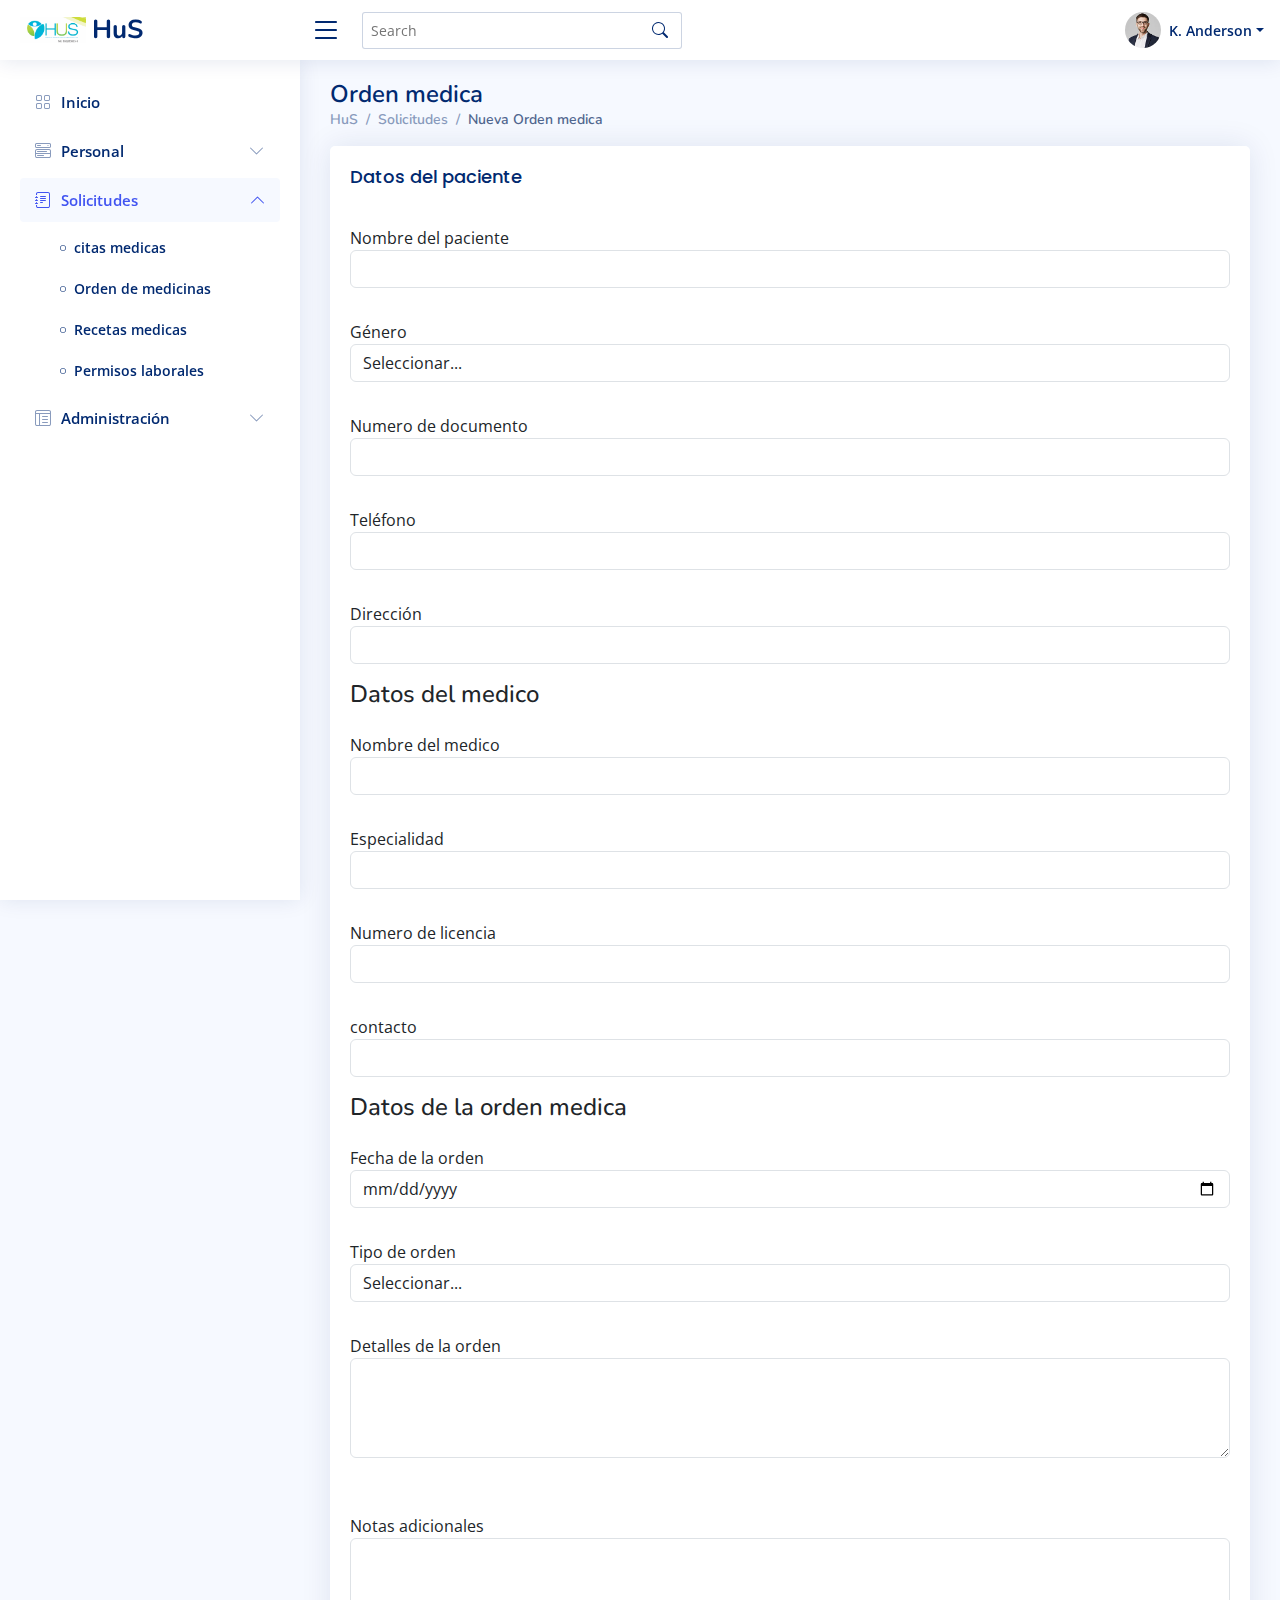
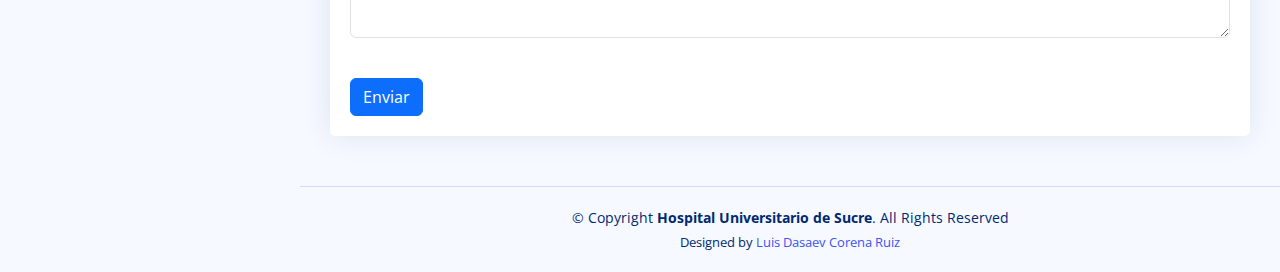
<file: orden-medicas.html>
<!DOCTYPE html>
<html lang="es">

<head>
  <meta charset="utf-8">
  <meta content="width=device-width, initial-scale=1.0" name="viewport">

  <title>Hospital Universitario de Sucre</title>
  <meta content="" name="description">
  <meta content="" name="keywords">

  <!-- Favicons -->
  <link href="img/hospitalicono.png" rel="icon">
  <link href="img/apple-touch-icon.png" rel="apple-touch-icon">

  <!-- Google Fonts -->
  <link href="https://fonts.gstatic.com" rel="preconnect">
  <link href="https://fonts.googleapis.com/css?family=Open+Sans:300,300i,400,400i,600,600i,700,700i|Nunito:300,300i,400,400i,600,600i,700,700i|Poppins:300,300i,400,400i,500,500i,600,600i,700,700i" rel="stylesheet">

  <!-- Vendor CSS Files -->
  <link href="assets/vendor/bootstrap/css/bootstrap.min.css" rel="stylesheet">
  <link href="assets/vendor/bootstrap-icons/bootstrap-icons.css" rel="stylesheet">
  <link href="assets/vendor/boxicons/css/boxicons.min.css" rel="stylesheet">
  <link href="assets/vendor/quill/quill.snow.css" rel="stylesheet">
  <link href="assets/vendor/quill/quill.bubble.css" rel="stylesheet">
  <link href="assets/vendor/remixicon/remixicon.css" rel="stylesheet">
  <link href="assets/vendor/simple-datatables/style.css" rel="stylesheet">

  <!-- Template Main CSS File -->
  <link href="assets/css/style.css" rel="stylesheet">

  <!-- =======================================================
  * Template Name: NiceAdmin
  * Template URL: https://bootstrapmade.com/nice-admin-bootstrap-admin-html-template/
  * Updated: Apr 20 2024 with Bootstrap v5.3.3
  * Author: BootstrapMade.com
  * License: https://bootstrapmade.com/license/
  ======================================================== -->
</head>

<body>

  <!-- ======= Header ======= -->
  <header id="header" class="header fixed-top d-flex align-items-center">

    <div class="d-flex align-items-center justify-content-between">
      <a href="dashboard.html" class="logo d-flex align-items-center">
        <img src="img/hus.jpg" alt="">
        <span class="d-none d-lg-block">HuS</span>
      </a>
      <i class="bi bi-list toggle-sidebar-btn"></i>
    </div><!-- End Logo -->

    <div class="search-bar">
      <form class="search-form d-flex align-items-center" method="POST" action="#">
        <input type="text" name="query" placeholder="Search" title="Enter search keyword">
        <button type="submit" title="Search"><i class="bi bi-search"></i></button>
      </form>
    </div><!-- End Search Bar -->

    <nav class="header-nav ms-auto">
      <ul class="d-flex align-items-center">

        <li class="nav-item d-block d-lg-none">
          <a class="nav-link nav-icon search-bar-toggle " href="#">
            <i class="bi bi-search"></i>
          </a>
        </li><!-- End Search Icon-->

        <li class="nav-item dropdown pe-3">

          <a class="nav-link nav-profile d-flex align-items-center pe-0" href="#" data-bs-toggle="dropdown">
            <img src="img/profile-img.jpg" alt="Profile" class="rounded-circle">
            <span class="d-none d-md-block dropdown-toggle ps-2">K. Anderson</span>
          </a><!-- End Profile Iamge Icon -->

          <ul class="dropdown-menu dropdown-menu-end dropdown-menu-arrow profile">
            <li class="dropdown-header">
              <h6>Kevin Anderson</h6>
              <span>Medico General</span>
            </li>
            <li>
              <hr class="dropdown-divider">
            </li>

            <li>
              <a class="dropdown-item d-flex align-items-center" href="#">
                <i class="bi bi-person"></i>
                <span>Mi Perfil</span>
              </a>
            </li>
            <li>
              <hr class="dropdown-divider">
            </li>

            <li>
              <a class="dropdown-item d-flex align-items-center" href="#">
                <i class="bi bi-gear"></i>
                <span>Configurar cuenta</span>
              </a>
            </li>
            <li>
              <hr class="dropdown-divider">
            </li>

            <li>
              <a class="dropdown-item d-flex align-items-center" href="#">
                <i class="bi bi-question-circle"></i>
                <span>Ayuda?</span>
              </a>
            </li>
            <li>
              <hr class="dropdown-divider">
            </li>

            <li>
              <a class="dropdown-item d-flex align-items-center" href="login.html">
                <i class="bi bi-box-arrow-right"></i>
                <span>Cerrar sesión</span>
              </a>
            </li>

          </ul><!-- End Profile Dropdown Items -->
        </li><!-- End Profile Nav -->

      </ul>
    </nav><!-- End Icons Navigation -->

  </header><!-- End Header -->

  <!-- ======= Sidebar ======= -->
  <aside id="sidebar" class="sidebar">

    <ul class="sidebar-nav" id="sidebar-nav">

      <li class="nav-item">
        <a class="nav-link collapsed" href="dashboard.html">
          <i class="bi bi-grid"></i>
          <span>Inicio</span>
        </a>
      </li><!-- End Dashboard Nav -->

      <li class="nav-item">
        <a class="nav-link collapsed" data-bs-target="#components-nav" data-bs-toggle="collapse" href="#">
          <i class="bi bi-menu-button-wide"></i><span>Personal</span><i class="bi bi-chevron-down ms-auto"></i>
        </a>
        <ul id="components-nav" class="nav-content collapse " data-bs-parent="#sidebar-nav">
          <li>
            <a href="agregar-paciente.html">
              <i class="bi bi-circle"></i><span>Agregar paciente</span>
            </a>
          </li>
          <li>
            <a href="#">
              <i class="bi bi-circle"></i><span>Editar paciente</span>
            </a>
          </li>
          <li>
            <a href="#">
              <i class="bi bi-circle"></i><span>Borrar paciente</span>
            </a>
          </li>
          <li>
            <a href="agregar-medico.html">
              <i class="bi bi-circle"></i><span>Agregar medico</span>
            </a>
          </li>
          <li>
            <a href="#">
              <i class="bi bi-circle"></i><span>Análisis</span>
            </a>
          </li>
        </ul>
      </li><!-- End Components Nav -->

      <li class="nav-item">
        <a class="nav-link " data-bs-target="#forms-nav" data-bs-toggle="collapse" href="#">
          <i class="bi bi-journal-text"></i><span>Solicitudes</span><i class="bi bi-chevron-down ms-auto"></i>
        </a>
        <ul id="forms-nav" class="nav-content collapse show" data-bs-parent="#sidebar-nav">
          <li>
            <a href="citas-medicas.html">
              <i class="bi bi-circle"></i><span>citas medicas</span>
            </a>
          </li>
          <li>
            <a href="orden-medicas.html">
              <i class="bi bi-circle"></i><span>Orden de medicinas</span>
            </a>
          </li>
          <li>
            <a href="receta-medica.html">
              <i class="bi bi-circle"></i><span>Recetas medicas</span>
            </a>
          </li>
          <li> 
            <a href="#">
              <i class="bi bi-circle"></i><span>Permisos laborales</span>
            </a>
          </li>
        </ul>
      </li>
      <!-- End Forms Nav -->

      <li class="nav-item">
        <a class="nav-link collapsed" data-bs-target="#tables-nav" data-bs-toggle="collapse" href="#">
          <i class="bi bi-layout-text-window-reverse"></i><span>Administración</span><i class="bi bi-chevron-down ms-auto"></i>
        </a>
        <ul id="tables-nav" class="nav-content collapse " data-bs-parent="#sidebar-nav">
          <li>
            <a href="#">
              <i class="bi bi-circle"></i><span>Dirección</span>
            </a>
          </li>
          <li>
            <a href="#">
              <i class="bi bi-circle"></i><span>Mensajería</span>
            </a>
          </li>
        </ul>
      </li>
      <!-- End Tables Nav -->

  </aside>
  <!-- End Sidebar-->

  <main id="main" class="main">

    <div class="pagetitle">
      <h1>Orden medica</h1>
      <nav>
        <ol class="breadcrumb">
          <li class="breadcrumb-item"><a href="dashboard.html">HuS</a></li>
          <li class="breadcrumb-item">Solicitudes</li>
          <li class="breadcrumb-item active">Nueva Orden medica</li>
        </ol>
      </nav>
    </div>
    <!-- End Page Title -->

    <section class="section">
      <div class="row">
        <div class="col-lg-12">

          <div class="card">
            <div class="card-body">
              <h5 class="card-title">Datos del paciente</h5>
              <form class="row">
                <div class="form-group col-md-12 py-3">
                    <label for="nombre">Nombre del paciente</label>
                    <input type="text" class="form-control" id="nombre">
                </div>
                <div class="form-group col-md-12 py-3">
                    <label for="genero">Género</label>
                    <select id="genero" class="form-control">
                        <option selected>Seleccionar...</option>
                        <option>Masculino</option>
                        <option>Femenino</option>
                        <option>Otro</option>
                    </select>
                  </div>                  
              <div class="form-group col-md-12 py-3">
                <label for="n-documento">Numero de documento</label>
                <input type="number" class="form-control" id="n-documento">
              </div>
                <div class="form-group col-md-12 py-3">
                    <label for="telefono">Teléfono</label>
                    <input type="tel" class="form-control" id="telefono" >
                </div>
            <div class="form-group col-md-12 py-3">
                <label for="direccion">Dirección</label>
                <input type="text" class="form-control" id="direccion" >
            </div>
          </form>

          <h4>Datos del medico</h4>

          <form class="row">
              <div class="form-group col-md-12 py-3">
                  <label for="nombre">Nombre del medico</label>
                  <input type="text" class="form-control" id="nombre">
              </div>
              <div class="form-group col-md-12 py-3">
                  <label for="especialidad">Especialidad</label>
                  <input type="text" class="form-control" id="especialidad" >
              </div>
              <div class="form-group col-md-12 py-3">
                  <label for="n-licencia">Numero de licencia</label>
                  <input type="number" class="form-control" id="n-licencia">
                </div>
              <div class="form-group col-md-12 py-3">
                  <label for="contacto">contacto</label>
                  <input type="number" class="form-control" id="contacto">
              </div>
        </form>

            <h4>Datos de la orden medica</h4>
        <form class="row">
          <div class="form-group col-md-12 py-3">
            <label for="fecha">Fecha de la orden</label>
            <input type="date" class="form-control" id="fecha">
        </div>
        <div class="form-group col-md-12 py-3">
          <label for="tipo-o">Tipo de orden</label>
          <select id="tipo-o" class="form-control">
              <option selected>Seleccionar...</option>
              <option>Prueba de laboratorio</option>
              <option>Imagenologia</option>
              <option>Terapia</option>
              <option>Consulta</option>
              <option>Otro</option>
          </select>
        </div>

        <div class="form-group col-md-12 py-3">
          <label for="detalles-o">Detalles de la orden</label>
          <textarea class="form-control" id="detalles-o" style="height: 100px"></textarea>
          <label for="detalles-o"></label>
        </div>
        <div class="form-group col-md-12 py-3">
          <label for="notas">Notas adicionales</label>
          <textarea class="form-control" id="notas" style="height: 100px"></textarea>
          <label for="notas"></label>
        </div>
        </form>
        <button type="submit" class="btn btn-primary">Enviar</button>
              </div>
          </div>
        </div>
      </div>
        </section>                     
<!-- End General Form Elements -->
  </main><!-- End #main -->

  <!-- ======= Footer ======= -->
  <footer id="footer" class="footer">
    <div class="copyright">
      &copy; Copyright <strong><span>Hospital Universitario de Sucre</span></strong>. All Rights Reserved
    </div>
    <div class="credits">
      <!-- All the links in the footer should remain intact. -->
      <!-- You can delete the links only if you purchased the pro version. -->
      <!-- Licensing information: https://bootstrapmade.com/license/ -->
      <!-- Purchase the pro version with working PHP/AJAX contact form: https://bootstrapmade.com/nice-admin-bootstrap-admin-html-template/ -->
      Designed by <a href="https://bootstrapmade.com/">Luis Dasaev Corena Ruiz</a>
    </div>
  </footer><!-- End Footer -->

  <a href="#" class="back-to-top d-flex align-items-center justify-content-center"><i class="bi bi-arrow-up-short"></i></a>

  <!-- Vendor JS Files -->
  <script src="assets/vendor/apexcharts/apexcharts.min.js"></script>
  <script src="assets/vendor/bootstrap/js/bootstrap.bundle.min.js"></script>
  <script src="assets/vendor/chart.js/chart.umd.js"></script>
  <script src="assets/vendor/echarts/echarts.min.js"></script>
  <script src="assets/vendor/quill/quill.js"></script>
  <script src="assets/vendor/simple-datatables/simple-datatables.js"></script>
  <script src="assets/vendor/tinymce/tinymce.min.js"></script>
  <script src="assets/vendor/php-email-form/validate.js"></script>

  <!-- Template Main JS File -->
  <script src="assets/js/main.js"></script>

</body>

</html>
</file>
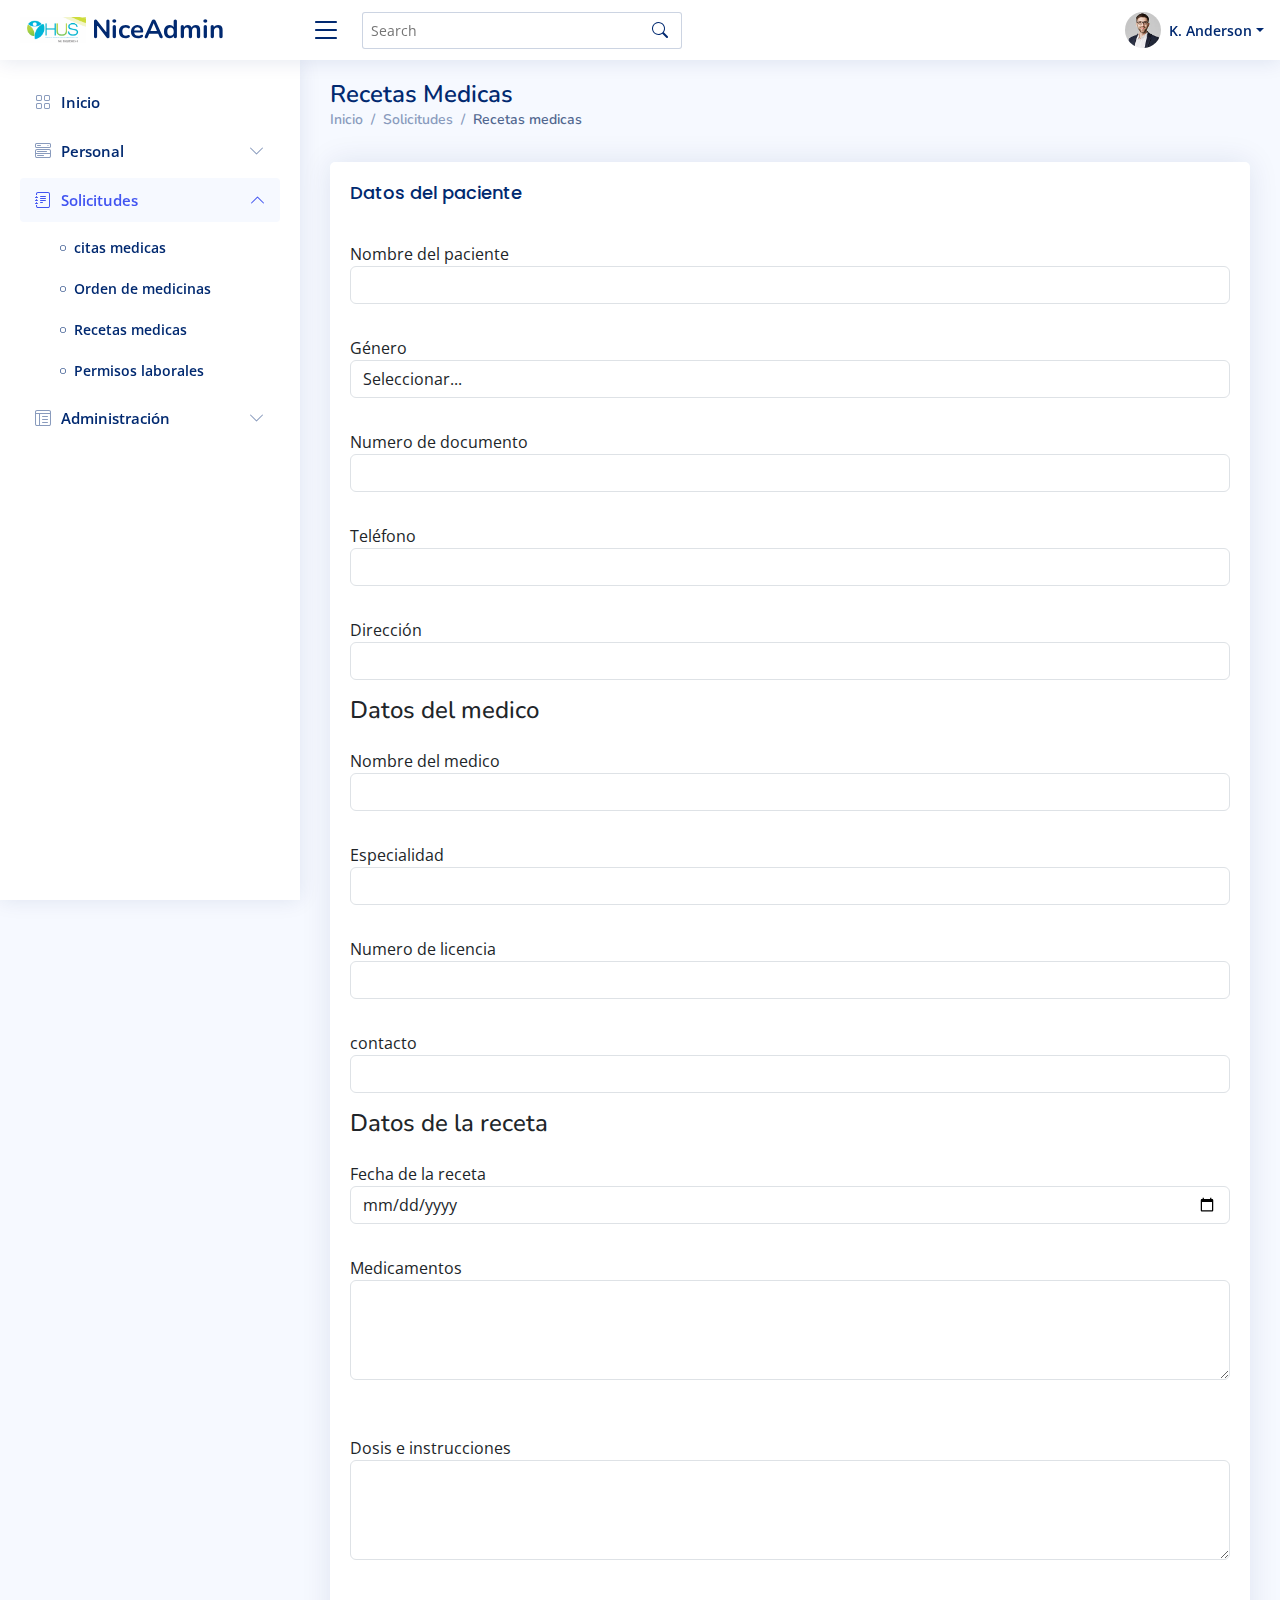
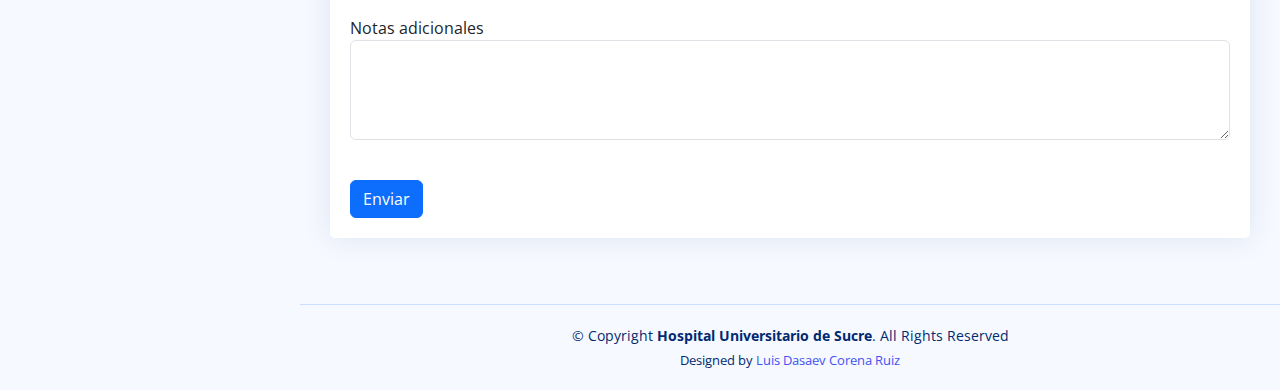
<file: receta-medica.html>
<!DOCTYPE html>
<html lang="es">

<head>
  <meta charset="utf-8">
  <meta content="width=device-width, initial-scale=1.0" name="viewport">

  <title>Hospital Universitario de Sucre</title>
  <meta content="" name="description">
  <meta content="" name="keywords">

  <!-- Favicons -->
  <link href="img/hospitalicono.png" rel="icon">
  <link href="img/hospitalicono.png" rel="apple-touch-icon">

  <!-- Google Fonts -->
  <link href="https://fonts.gstatic.com" rel="preconnect">
  <link href="https://fonts.googleapis.com/css?family=Open+Sans:300,300i,400,400i,600,600i,700,700i|Nunito:300,300i,400,400i,600,600i,700,700i|Poppins:300,300i,400,400i,500,500i,600,600i,700,700i" rel="stylesheet">

  <!-- Vendor CSS Files -->
  <link href="assets/vendor/bootstrap/css/bootstrap.min.css" rel="stylesheet">
  <link href="assets/vendor/bootstrap-icons/bootstrap-icons.css" rel="stylesheet">
  <link href="assets/vendor/boxicons/css/boxicons.min.css" rel="stylesheet">
  <link href="assets/vendor/quill/quill.snow.css" rel="stylesheet">
  <link href="assets/vendor/quill/quill.bubble.css" rel="stylesheet">
  <link href="assets/vendor/remixicon/remixicon.css" rel="stylesheet">
  <link href="assets/vendor/simple-datatables/style.css" rel="stylesheet">

  <!-- Template Main CSS File -->
  <link href="assets/css/style.css" rel="stylesheet">

  <!-- =======================================================
  * Template Name: NiceAdmin
  * Template URL: https://bootstrapmade.com/nice-admin-bootstrap-admin-html-template/
  * Updated: Apr 20 2024 with Bootstrap v5.3.3
  * Author: BootstrapMade.com
  * License: https://bootstrapmade.com/license/
  ======================================================== -->
</head>

<body>

  <!-- ======= Header ======= -->
  <header id="header" class="header fixed-top d-flex align-items-center">

    <div class="d-flex align-items-center justify-content-between">
      <a href="dashboard.html" class="logo d-flex align-items-center">
        <img src="img/hus.jpg" alt="">
        <span class="d-none d-lg-block">NiceAdmin</span>
      </a>
      <i class="bi bi-list toggle-sidebar-btn"></i>
    </div><!-- End Logo -->

    <div class="search-bar">
      <form class="search-form d-flex align-items-center" method="POST" action="#">
        <input type="text" name="query" placeholder="Search" title="Enter search keyword">
        <button type="submit" title="Search"><i class="bi bi-search"></i></button>
      </form>
    </div><!-- End Search Bar -->

    <nav class="header-nav ms-auto">
      <ul class="d-flex align-items-center">

        <li class="nav-item d-block d-lg-none">
          <a class="nav-link nav-icon search-bar-toggle " href="#">
            <i class="bi bi-search"></i>
          </a>
        </li><!-- End Search Icon-->

        <li class="nav-item dropdown pe-3">

          <a class="nav-link nav-profile d-flex align-items-center pe-0" href="#" data-bs-toggle="dropdown">
            <img src="img/profile-img.jpg" alt="Profile" class="rounded-circle">
            <span class="d-none d-md-block dropdown-toggle ps-2">K. Anderson</span>
          </a><!-- End Profile Iamge Icon -->

          <ul class="dropdown-menu dropdown-menu-end dropdown-menu-arrow profile">
            <li class="dropdown-header">
              <h6>Kevin Anderson</h6>
              <span>Medico General</span>
            </li>
            <li>
              <hr class="dropdown-divider">
            </li>

            <li>
              <a class="dropdown-item d-flex align-items-center" href="#">
                <i class="bi bi-person"></i>
                <span>Mi Perfil</span>
              </a>
            </li>
            <li>
              <hr class="dropdown-divider">
            </li>

            <li>
              <a class="dropdown-item d-flex align-items-center" href="#">
                <i class="bi bi-gear"></i>
                <span>Configurar cuenta</span>
              </a>
            </li>
            <li>
              <hr class="dropdown-divider">
            </li>

            <li>
              <a class="dropdown-item d-flex align-items-center" href="#">
                <i class="bi bi-question-circle"></i>
                <span>Ayuda?</span>
              </a>
            </li>
            <li>
              <hr class="dropdown-divider">
            </li>

            <li>
              <a class="dropdown-item d-flex align-items-center" href="login.html">
                <i class="bi bi-box-arrow-right"></i>
                <span>Cerrar sesión</span>
              </a>
            </li>

          </ul><!-- End Profile Dropdown Items -->
        </li><!-- End Profile Nav -->

      </ul>
    </nav><!-- End Icons Navigation -->

  </header><!-- End Header -->

  <!-- ======= Sidebar ======= -->
  <aside id="sidebar" class="sidebar">

    <ul class="sidebar-nav" id="sidebar-nav">

      <li class="nav-item">
        <a class="nav-link collapsed" href="dashboard.html">
          <i class="bi bi-grid"></i>
          <span>Inicio</span>
        </a>
      </li><!-- End Dashboard Nav -->

      <li class="nav-item">
        <a class="nav-link collapsed" data-bs-target="#components-nav" data-bs-toggle="collapse" href="#">
          <i class="bi bi-menu-button-wide"></i><span>Personal</span><i class="bi bi-chevron-down ms-auto"></i>
        </a>
        <ul id="components-nav" class="nav-content collapse " data-bs-parent="#sidebar-nav">
          <li>
            <a href="agregar-paciente.html">
              <i class="bi bi-circle"></i><span>Agregar paciente</span>
            </a>
          </li>
          <li>
            <a href="#">
              <i class="bi bi-circle"></i><span>Editar paciente</span>
            </a>
          </li>
          <li>
            <a href="#">
              <i class="bi bi-circle"></i><span>Borrar paciente</span>
            </a>
          </li>
          <li>
            <a href="agregar-medico.html">
              <i class="bi bi-circle"></i><span>Agregar medico</span>
            </a>
          </li>
          <li>
            <a href="#">
              <i class="bi bi-circle"></i><span>Análisis</span>
            </a>
          </li>
        </ul>
      </li><!-- End Components Nav -->

      <li class="nav-item">
        <a class="nav-link " data-bs-target="#forms-nav" data-bs-toggle="collapse" href="#">
          <i class="bi bi-journal-text"></i><span>Solicitudes</span><i class="bi bi-chevron-down ms-auto"></i>
        </a>
        <ul id="forms-nav" class="nav-content collapse show" data-bs-parent="#sidebar-nav">
          <li>
            <a href="citas-medicas.html">
              <i class="bi bi-circle"></i><span>citas medicas</span>
            </a>
          </li>
          <li>
            <a href="orden-medicas.html">
              <i class="bi bi-circle"></i><span>Orden de medicinas</span>
            </a>
          </li>
          <li>
            <a href="receta-medica.html">
              <i class="bi bi-circle"></i><span>Recetas medicas</span>
            </a>
          </li>
          <li> 
            <a href="#">
              <i class="bi bi-circle"></i><span>Permisos laborales</span>
            </a>
          </li>
        </ul>
      </li>
      <!-- End Forms Nav -->

      <li class="nav-item">
        <a class="nav-link collapsed" data-bs-target="#tables-nav" data-bs-toggle="collapse" href="#">
          <i class="bi bi-layout-text-window-reverse"></i><span>Administración</span><i class="bi bi-chevron-down ms-auto"></i>
        </a>
        <ul id="tables-nav" class="nav-content collapse " data-bs-parent="#sidebar-nav">
          <li>
            <a href="#">
              <i class="bi bi-circle"></i><span>Dirección</span>
            </a>
          </li>
          <li>
            <a href="#">
              <i class="bi bi-circle"></i><span>Mensajería</span>
            </a>
          </li>
        </ul>
      </li>
      <!-- End Tables Nav -->

  </aside>
  <!-- End Sidebar-->

  <main id="main" class="main">

    <div class="pagetitle">
      <h1>Recetas Medicas</h1>
      <nav>
        <ol class="breadcrumb">
          <li class="breadcrumb-item"><a href="dashboard.html">Inicio</a></li>
          <li class="breadcrumb-item">Solicitudes</li>
          <li class="breadcrumb-item active">Recetas medicas</li>
        </ol>
      </nav>
    </div>
    <!-- End Page Title -->
    <section class="section">
      <div class="row">
        <div class="col-lg-12 my-3">

          <div class="card">
            <div class="card-body">
              <h5 class="card-title">Datos del paciente</h5>
              <form class="row">
                <div class="form-group col-md-12 py-3">
                    <label for="nombre">Nombre del paciente</label>
                    <input type="text" class="form-control" id="nombre">
                </div>
                <div class="form-group col-md-12 py-3">
                    <label for="genero">Género</label>
                    <select id="genero" class="form-control">
                        <option selected>Seleccionar...</option>
                        <option>Masculino</option>
                        <option>Femenino</option>
                        <option>Otro</option>
                    </select>
                  </div>                  
              <div class="form-group col-md-12 py-3">
                <label for="n-documento">Numero de documento</label>
                <input type="number" class="form-control" id="n-documento">
              </div>
                <div class="form-group col-md-12 py-3">
                    <label for="telefono">Teléfono</label>
                    <input type="tel" class="form-control" id="telefono" >
                </div>
            <div class="form-group col-md-12 py-3">
                <label for="direccion">Dirección</label>
                <input type="text" class="form-control" id="direccion" >
            </div>
          </form>

          <h4>Datos del medico</h4>

          <form class="row">
              <div class="form-group col-md-12 py-3">
                  <label for="nombre">Nombre del medico</label>
                  <input type="text" class="form-control" id="nombre">
              </div>
              <div class="form-group col-md-12 py-3">
                  <label for="especialidad">Especialidad</label>
                  <input type="text" class="form-control" id="especialidad" >
              </div>
              <div class="form-group col-md-12 py-3">
                  <label for="n-licencia">Numero de licencia</label>
                  <input type="number" class="form-control" id="n-licencia">
                </div>
              <div class="form-group col-md-12 py-3">
                  <label for="contacto">contacto</label>
                  <input type="number" class="form-control" id="contacto">
              </div>
        </form>

            <h4>Datos de la receta</h4>
        <form class="row">
          <div class="form-group col-md-12 py-3">
            <label for="fecha">Fecha de la receta</label>
            <input type="date" class="form-control" id="fecha">
        </div>
        <div class="form-group col-md-12 py-3">
          <label for="detalles-o">Medicamentos</label>
          <textarea class="form-control" id="detalles-o" style="height: 100px"></textarea>
          <label for="detalles-o"></label>
        </div>
        <div class="form-group col-md-12 py-3">
          <label for="notas">Dosis e instrucciones</label>
          <textarea class="form-control" id="notas" style="height: 100px"></textarea>
          <label for="notas"></label>
        </div>
        <div class="form-group col-md-12 py-3">
          <label for="notas">Notas adicionales</label>
          <textarea class="form-control" id="notas" style="height: 100px"></textarea>
          <label for="notas"></label>
        </div>
        </form>
        <button type="submit" class="btn btn-primary">Enviar</button>
              </div>
          </div>
        </div>
      </div>
        </section>

  </main><!-- End #main -->

  <!-- ======= Footer ======= -->
  <footer id="footer" class="footer">
    <div class="copyright">
      &copy; Copyright <strong><span>Hospital Universitario de Sucre</span></strong>. All Rights Reserved
    </div>
    <div class="credits">
      <!-- All the links in the footer should remain intact. -->
      <!-- You can delete the links only if you purchased the pro version. -->
      <!-- Licensing information: https://bootstrapmade.com/license/ -->
      <!-- Purchase the pro version with working PHP/AJAX contact form: https://bootstrapmade.com/nice-admin-bootstrap-admin-html-template/ -->
      Designed by <a href="#">Luis Dasaev Corena Ruiz</a>
    </div>
  </footer><!-- End Footer -->

  <a href="#" class="back-to-top d-flex align-items-center justify-content-center"><i class="bi bi-arrow-up-short"></i></a>

  <!-- Vendor JS Files -->
  <script src="assets/vendor/apexcharts/apexcharts.min.js"></script>
  <script src="assets/vendor/bootstrap/js/bootstrap.bundle.min.js"></script>
  <script src="assets/vendor/chart.js/chart.umd.js"></script>
  <script src="assets/vendor/echarts/echarts.min.js"></script>
  <script src="assets/vendor/quill/quill.js"></script>
  <script src="assets/vendor/simple-datatables/simple-datatables.js"></script>
  <script src="assets/vendor/tinymce/tinymce.min.js"></script>
  <script src="assets/vendor/php-email-form/validate.js"></script>

  <!-- Template Main JS File -->
  <script src="assets/js/main.js"></script>

</body>

</html>
</file>
<file: css/style.css>
/********** Template CSS **********/
:root {
    --primary: #015FC9;
    --secondary: #0DD3F1;
    --light: #F6F7FC;
    --dark: #15233C;
}

.back-to-top {
    position: fixed;
    display: none;
    right: 30px;
    bottom: 30px;
    z-index: 99;
}


/*** Spinner ***/
#spinner {
    opacity: 0;
    visibility: hidden;
    transition: opacity .5s ease-out, visibility 0s linear .5s;
    z-index: 99999;
}

#spinner.show {
    transition: opacity .5s ease-out, visibility 0s linear 0s;
    visibility: visible;
    opacity: 1;
}


/*** Button ***/
.btn {
    transition: .5s;
}

.btn.btn-primary,
.btn.btn-outline-primary:hover,
.btn.btn-secondary,
.btn.btn-outline-secondary:hover {
    color: #FFFFFF;
}

.btn.btn-primary:hover {
    background: var(--secondary);
    border-color: var(--secondary);
}

.btn.btn-secondary:hover {
    background: var(--primary);
    border-color: var(--primary);
}

.btn-square {
    width: 38px;
    height: 38px;
}

.btn-sm-square {
    width: 32px;
    height: 32px;
}

.btn-lg-square {
    width: 48px;
    height: 48px;
}

.btn-square,
.btn-sm-square,
.btn-lg-square {
    padding: 0;
    display: flex;
    align-items: center;
    justify-content: center;
    font-weight: normal;
}


/*** Navbar ***/
.navbar.sticky-top {
    top: -100px;
    transition: .5s;
}

.navbar .navbar-brand img {
    max-height: 60px;
}

.navbar .navbar-nav .nav-link {
    margin-left: 25px;
    padding: 10px 0;
    color: #696E77;
    font-weight: 500;
    outline: none;
}

.navbar .navbar-nav .nav-link:hover,
.navbar .navbar-nav .nav-link.active {
    color: var(--primary);
}

.navbar .dropdown-toggle::after {
    border: none;
    content: "\f107";
    font-family: "Font Awesome 5 Free";
    font-weight: 900;
    vertical-align: middle;
    margin-left: 8px;
}

@media (max-width: 991.98px) {
    .navbar .navbar-brand img {
        max-height: 45px;
    }

    .navbar .navbar-nav {
        margin-top: 20px;
        margin-bottom: 15px;
    }

    .navbar .nav-item .dropdown-menu {
        padding-left: 30px;
    }
}

@media (min-width: 992px) {
    .navbar .nav-item .dropdown-menu {
        display: block;
        border: none;
        margin-top: 0;
        top: 150%;
        right: 0;
        opacity: 0;
        visibility: hidden;
        transition: .5s;
    }

    .navbar .nav-item:hover .dropdown-menu {
        top: 100%;
        visibility: visible;
        transition: .5s;
        opacity: 1;
    }
}


/*** Header ***/
.carousel-caption {
    top: 0;
    left: 0;
    right: 0;
    bottom: 0;
    display: flex;
    align-items: center;
    text-align: start;
    z-index: 1;
}

.carousel-control-prev,
.carousel-control-next {
    width: 15%;
}

.carousel-control-prev-icon,
.carousel-control-next-icon {
    width: 3rem;
    height: 3rem;
    background-color: var(--primary);
    border: 15px solid var(--primary);
    border-radius: 50px;
}

@media (max-width: 768px) {
    #header-carousel .carousel-item {
        position: relative;
        min-height: 450px;
    }
    
    #header-carousel .carousel-item img {
        position: absolute;
        width: 100%;
        height: 100%;
        object-fit: cover;
    }
}

.page-header {
    background: url(../img/carousel-1.jpg) center center no-repeat;
    background-size: cover;
}

.page-header .breadcrumb-item,
.page-header .breadcrumb-item a {
    font-weight: 500;
}

.page-header .breadcrumb-item a,
.page-header .breadcrumb-item+.breadcrumb-item::before {
    color: #696E77;
}

.page-header .breadcrumb-item a:hover,
.page-header .breadcrumb-item.active {
    color: var(--primary);
}


/*** Facts ***/
@media (min-width: 992px) {
    .container.facts {
        max-width: 100% !important;
    }

    .container.facts .facts-text {
        padding-left: calc(((100% - 960px) / 2) + .75rem);
    }

    .container.facts .facts-counter {
        padding-right: calc(((100% - 960px) / 2) + .75rem);
    }
}

@media (min-width: 1200px) {
    .container.facts .facts-text  {
        padding-left: calc(((100% - 1140px) / 2) + .75rem);
    }

    .container.facts .facts-counter  {
        padding-right: calc(((100% - 1140px) / 2) + .75rem);
    }
}

@media (min-width: 1400px) {
    .container.facts .facts-text  {
        padding-left: calc(((100% - 1320px) / 2) + .75rem);
    }

    .container.facts .facts-counter  {
        padding-right: calc(((100% - 1320px) / 2) + .75rem);
    }
}

.container.facts .facts-text {
    background: linear-gradient(rgba(1, 95, 201, .9), rgba(1, 95, 201, .9)), url(../img/carousel-1.jpg) center right no-repeat;
    background-size: cover;
}

.container.facts .facts-counter {
    background: linear-gradient(rgba(255, 255, 255, .9), rgba(255, 255, 255, .9)), url(../img/carousel-2.jpg) center right no-repeat;
    background-size: cover;
}

.container.facts .facts-text .h-100,
.container.facts .facts-counter .h-100 {
    padding: 6rem 0;
    display: flex;
    flex-direction: column;
    justify-content: center;
}


/*** Service ***/
.service-item {
    position: relative;
    overflow: hidden;
    box-shadow: 0 0 45px rgba(0, 0, 0, .07);
}

.service-item .service-icon {
    width: 90px;
    height: 90px;
    display: flex;
    align-items: center;
    justify-content: center;
}

.service-item .service-icon img {
    max-width: 60px;
    max-height: 60px;
}

.service-item a.btn {
    color: var(--primary);
}

.service-item a.btn:hover {
    color: #FFFFFF;
    background: var(--primary);
    border-color: var(--primary);
}


/*** Appointment ***/
.appointment {
    background: linear-gradient(rgba(1, 95, 201, .9), rgba(1, 95, 201, .9)), url(../img/carousel-1.jpg) center center no-repeat;
    background-size: cover;
}


/*** Team ***/
.team-item {
    position: relative;
    overflow: hidden;
    box-shadow: 0 0 45px rgba(0, 0, 0, .07);
}

.team-item img {
    transition: .5s;
}

.team-item:hover img {
    transform: scale(1.1);
}

.team-text {
    position: absolute;
    width: 100%;
    left: 0;
    bottom: -50px;
    opacity: 0;
    transition: .5s;
}

.team-item:hover .team-text {
    bottom: 0;
    opacity: 1;
}

.team-item a.btn {
    color: var(--primary);
}

.team-item a.btn:hover {
    color: #FFFFFF;
    background: var(--primary);
    border-color: var(--primary);
}


/*** Testimonial ***/
.animated.pulse {
    animation-duration: 1.5s;
}

.testimonial-left,
.testimonial-right {
    position: relative;
}

.testimonial-left img,
.testimonial-right img {
    position: absolute;
    padding: 5px;
    border: 1px dashed var(--primary);
    border-radius: 10px;
}

.testimonial-left img:nth-child(1),
.testimonial-right img:nth-child(3) {
    width: 70px;
    height: 70px;
    top: 10%;
    left: 50%;
    transform: translateX(-50%);
}

.testimonial-left img:nth-child(2),
.testimonial-right img:nth-child(2) {
    width: 60px;
    height: 60px;
    top: 50%;
    left: 10%;
    transform: translateY(-50%);
}

.testimonial-left img:nth-child(3),
.testimonial-right img:nth-child(1) {
    width: 50px;
    height: 50px;
    bottom: 10%;
    right: 10%;
}

.testimonial-carousel .owl-item img {
    width: 100px;
    height: 100px;
}

.testimonial-carousel .owl-nav {
    margin-top: 30px;
    display: flex;
    justify-content: center;
}

.testimonial-carousel .owl-nav .owl-prev,
.testimonial-carousel .owl-nav .owl-next {
    margin: 0 5px;
    width: 45px;
    height: 45px;
    display: flex;
    align-items: center;
    justify-content: center;
    color: #FFFFFF;
    background: var(--primary);
    border-radius: 10px;
    font-size: 22px;
    transition: .5s;
}

.testimonial-carousel .owl-nav .owl-prev:hover,
.testimonial-carousel .owl-nav .owl-next:hover {
    background: var(--secondary);
}


/*** Footer ***/
.footer {
    color: #A7A8B4;
}

.footer .btn.btn-link {
    display: block;
    margin-bottom: 5px;
    padding: 0;
    text-align: left;
    color: #A7A8B4;
    font-weight: normal;
    text-transform: capitalize;
    transition: .3s;
}

.footer .btn.btn-link::before {
    position: relative;
    content: "\f105";
    font-family: "Font Awesome 5 Free";
    font-weight: 900;
    color: #A7A8B4;
    margin-right: 10px;
}

.footer .btn.btn-link:hover {
    color: var(--light);
    letter-spacing: 1px;
    box-shadow: none;
}

.footer .btn.btn-square {
    color: #A7A8B4;
    border: 1px solid#A7A8B4;
}

.footer .btn.btn-square:hover {
    color: var(--secondary);
    border-color: var(--light);
}

.footer .copyright {
    padding: 25px 0;
    font-size: 15px;
    border-top: 1px solid rgba(256, 256, 256, .1);
}

.footer .copyright a {
    color: var(--secondary);
}

.footer .copyright a:hover {
    color: #FFFFFF;
}



/**
* Template Name: DASHBOARD
* Template URL: https://bootstrapmade.com/nice-admin-bootstrap-admin-html-template/
* Updated: Apr 20 2024 with Bootstrap v5.3.3
* Author: BootstrapMade.com
* License: https://bootstrapmade.com/license/
*/

/*--------------------------------------------------------------
# General
--------------------------------------------------------------*/
:root {
    scroll-behavior: smooth;
  }
  
  body {
    font-family: "Open Sans", sans-serif;
    background: #f6f9ff;
    color: #444444;
  }
  
  a {
    color: #4154f1;
    text-decoration: none;
  }
  
  a:hover {
    color: #717ff5;
    text-decoration: none;
  }
  
  h1,
  h2,
  h3,
  h4,
  h5,
  h6 {
    font-family: "Nunito", sans-serif;
  }
  
  /*--------------------------------------------------------------
  # Main
  --------------------------------------------------------------*/
  #main {
    margin-top: 60px;
    padding: 20px 30px;
    transition: all 0.3s;
  }
  
  @media (max-width: 1199px) {
    #main {
      padding: 20px;
    }
  }
  
  /*--------------------------------------------------------------
  # Page Title
  --------------------------------------------------------------*/
  .pagetitle {
    margin-bottom: 10px;
  }
  
  .pagetitle h1 {
    font-size: 24px;
    margin-bottom: 0;
    font-weight: 600;
    color: #012970;
  }
  
  /*--------------------------------------------------------------
  # Back to top button
  --------------------------------------------------------------*/
  .back-to-top {
    position: fixed;
    visibility: hidden;
    opacity: 0;
    right: 15px;
    bottom: 15px;
    z-index: 99999;
    background: #4154f1;
    width: 40px;
    height: 40px;
    border-radius: 4px;
    transition: all 0.4s;
  }
  
  .back-to-top i {
    font-size: 24px;
    color: #fff;
    line-height: 0;
  }
  
  .back-to-top:hover {
    background: #6776f4;
    color: #fff;
  }
  
  .back-to-top.active {
    visibility: visible;
    opacity: 1;
  }
  
  /*--------------------------------------------------------------
  # Override some default Bootstrap stylings
  --------------------------------------------------------------*/
  /* Dropdown menus */
  .dropdown-menu {
    border-radius: 4px;
    padding: 10px 0;
    animation-name: dropdown-animate;
    animation-duration: 0.2s;
    animation-fill-mode: both;
    border: 0;
    box-shadow: 0 5px 30px 0 rgba(82, 63, 105, 0.2);
  }
  
  .dropdown-menu .dropdown-header,
  .dropdown-menu .dropdown-footer {
    text-align: center;
    font-size: 15px;
    padding: 10px 25px;
  }
  
  .dropdown-menu .dropdown-footer a {
    color: #444444;
    text-decoration: underline;
  }
  
  .dropdown-menu .dropdown-footer a:hover {
    text-decoration: none;
  }
  
  .dropdown-menu .dropdown-divider {
    color: #a5c5fe;
    margin: 0;
  }
  
  .dropdown-menu .dropdown-item {
    font-size: 14px;
    padding: 10px 15px;
    transition: 0.3s;
  }
  
  .dropdown-menu .dropdown-item i {
    margin-right: 10px;
    font-size: 18px;
    line-height: 0;
  }
  
  .dropdown-menu .dropdown-item:hover {
    background-color: #f6f9ff;
  }
  
  @media (min-width: 768px) {
    .dropdown-menu-arrow::before {
      content: "";
      width: 13px;
      height: 13px;
      background: #fff;
      position: absolute;
      top: -7px;
      right: 20px;
      transform: rotate(45deg);
      border-top: 1px solid #eaedf1;
      border-left: 1px solid #eaedf1;
    }
  }
  
  @keyframes dropdown-animate {
    0% {
      opacity: 0;
    }
  
    100% {
      opacity: 1;
    }
  
    0% {
      opacity: 0;
    }
  }
  
  /* Light Backgrounds */
  .bg-primary-light {
    background-color: #cfe2ff;
    border-color: #cfe2ff;
  }
  
  .bg-secondary-light {
    background-color: #e2e3e5;
    border-color: #e2e3e5;
  }
  
  .bg-success-light {
    background-color: #d1e7dd;
    border-color: #d1e7dd;
  }
  
  .bg-danger-light {
    background-color: #f8d7da;
    border-color: #f8d7da;
  }
  
  .bg-warning-light {
    background-color: #fff3cd;
    border-color: #fff3cd;
  }
  
  .bg-info-light {
    background-color: #cff4fc;
    border-color: #cff4fc;
  }
  
  .bg-dark-light {
    background-color: #d3d3d4;
    border-color: #d3d3d4;
  }
  
  /* Card */
  .card {
    margin-bottom: 30px;
    border: none;
    border-radius: 5px;
    box-shadow: 0px 0 30px rgba(1, 41, 112, 0.1);
  }
  
  .card-header,
  .card-footer {
    border-color: #ebeef4;
    background-color: #fff;
    color: #798eb3;
    padding: 15px;
  }
  
  .card-title {
    padding: 20px 0 15px 0;
    font-size: 18px;
    font-weight: 500;
    color: #012970;
    font-family: "Poppins", sans-serif;
  }
  
  .card-title span {
    color: #899bbd;
    font-size: 14px;
    font-weight: 400;
  }
  
  .card-body {
    padding: 0 20px 20px 20px;
  }
  
  .card-img-overlay {
    background-color: rgba(255, 255, 255, 0.6);
  }
  
  /* Alerts */
  .alert-heading {
    font-weight: 500;
    font-family: "Poppins", sans-serif;
    font-size: 20px;
  }
  
  /* Close Button */
  .btn-close {
    background-size: 25%;
  }
  
  .btn-close:focus {
    outline: 0;
    box-shadow: none;
  }
  
  /* Accordion */
  .accordion-item {
    border: 1px solid #ebeef4;
  }
  
  .accordion-button:focus {
    outline: 0;
    box-shadow: none;
  }
  
  .accordion-button:not(.collapsed) {
    color: #012970;
    background-color: #f6f9ff;
  }
  
  .accordion-flush .accordion-button {
    padding: 15px 0;
    background: none;
    border: 0;
  }
  
  .accordion-flush .accordion-button:not(.collapsed) {
    box-shadow: none;
    color: #4154f1;
  }
  
  .accordion-flush .accordion-body {
    padding: 0 0 15px 0;
    color: #3e4f6f;
    font-size: 15px;
  }
  
  /* Breadcrumbs */
  .breadcrumb {
    font-size: 14px;
    font-family: "Nunito", sans-serif;
    color: #899bbd;
    font-weight: 600;
  }
  
  .breadcrumb a {
    color: #899bbd;
    transition: 0.3s;
  }
  
  .breadcrumb a:hover {
    color: #51678f;
  }
  
  .breadcrumb .breadcrumb-item::before {
    color: #899bbd;
  }
  
  .breadcrumb .active {
    color: #51678f;
    font-weight: 600;
  }
  
  /* Bordered Tabs */
  .nav-tabs-bordered {
    border-bottom: 2px solid #ebeef4;
  }
  
  .nav-tabs-bordered .nav-link {
    margin-bottom: -2px;
    border: none;
    color: #2c384e;
  }
  
  .nav-tabs-bordered .nav-link:hover,
  .nav-tabs-bordered .nav-link:focus {
    color: #4154f1;
  }
  
  .nav-tabs-bordered .nav-link.active {
    background-color: #fff;
    color: #4154f1;
    border-bottom: 2px solid #4154f1;
  }
  
  /*--------------------------------------------------------------
  # Header
  --------------------------------------------------------------*/
  .logo {
    line-height: 1;
  }
  
  @media (min-width: 1200px) {
    .logo {
      width: 280px;
    }
  }
  
  .logo img {
    max-height: 26px;
    margin-right: 6px;
  }
  
  .logo span {
    font-size: 26px;
    font-weight: 700;
    color: #012970;
    font-family: "Nunito", sans-serif;
  }
  
  .header {
    transition: all 0.5s;
    z-index: 997;
    height: 60px;
    box-shadow: 0px 2px 20px rgba(1, 41, 112, 0.1);
    background-color: #fff;
    padding-left: 20px;
    /* Toggle Sidebar Button */
    /* Search Bar */
  }
  
  .header .toggle-sidebar-btn {
    font-size: 32px;
    padding-left: 10px;
    cursor: pointer;
    color: #012970;
  }
  
  .header .search-bar {
    min-width: 360px;
    padding: 0 20px;
  }
  
  @media (max-width: 1199px) {
    .header .search-bar {
      position: fixed;
      top: 50px;
      left: 0;
      right: 0;
      padding: 20px;
      box-shadow: 0px 0px 15px 0px rgba(1, 41, 112, 0.1);
      background: white;
      z-index: 9999;
      transition: 0.3s;
      visibility: hidden;
      opacity: 0;
    }
  
    .header .search-bar-show {
      top: 60px;
      visibility: visible;
      opacity: 1;
    }
  }
  
  .header .search-form {
    width: 100%;
  }
  
  .header .search-form input {
    border: 0;
    font-size: 14px;
    color: #012970;
    border: 1px solid rgba(1, 41, 112, 0.2);
    padding: 7px 38px 7px 8px;
    border-radius: 3px;
    transition: 0.3s;
    width: 100%;
  }
  
  .header .search-form input:focus,
  .header .search-form input:hover {
    outline: none;
    box-shadow: 0 0 10px 0 rgba(1, 41, 112, 0.15);
    border: 1px solid rgba(1, 41, 112, 0.3);
  }
  
  .header .search-form button {
    border: 0;
    padding: 0;
    margin-left: -30px;
    background: none;
  }
  
  .header .search-form button i {
    color: #012970;
  }
  
  /*--------------------------------------------------------------
  # Header Nav
  --------------------------------------------------------------*/
  .header-nav ul {
    list-style: none;
  }
  
  .header-nav>ul {
    margin: 0;
    padding: 0;
  }
  
  .header-nav .nav-icon {
    font-size: 22px;
    color: #012970;
    margin-right: 25px;
    position: relative;
  }
  
  .header-nav .nav-profile {
    color: #012970;
  }
  
  .header-nav .nav-profile img {
    max-height: 36px;
  }
  
  .header-nav .nav-profile span {
    font-size: 14px;
    font-weight: 600;
  }
  
  .header-nav .badge-number {
    position: absolute;
    inset: -2px -5px auto auto;
    font-weight: normal;
    font-size: 12px;
    padding: 3px 6px;
  }
  
  .header-nav .notifications {
    inset: 8px -15px auto auto !important;
  }
  
  .header-nav .notifications .notification-item {
    display: flex;
    align-items: center;
    padding: 15px 10px;
    transition: 0.3s;
  }
  
  .header-nav .notifications .notification-item i {
    margin: 0 20px 0 10px;
    font-size: 24px;
  }
  
  .header-nav .notifications .notification-item h4 {
    font-size: 16px;
    font-weight: 600;
    margin-bottom: 5px;
  }
  
  .header-nav .notifications .notification-item p {
    font-size: 13px;
    margin-bottom: 3px;
    color: #919191;
  }
  
  .header-nav .notifications .notification-item:hover {
    background-color: #f6f9ff;
  }
  
  .header-nav .messages {
    inset: 8px -15px auto auto !important;
  }
  
  .header-nav .messages .message-item {
    padding: 15px 10px;
    transition: 0.3s;
  }
  
  .header-nav .messages .message-item a {
    display: flex;
  }
  
  .header-nav .messages .message-item img {
    margin: 0 20px 0 10px;
    max-height: 40px;
  }
  
  .header-nav .messages .message-item h4 {
    font-size: 16px;
    font-weight: 600;
    margin-bottom: 5px;
    color: #444444;
  }
  
  .header-nav .messages .message-item p {
    font-size: 13px;
    margin-bottom: 3px;
    color: #919191;
  }
  
  .header-nav .messages .message-item:hover {
    background-color: #f6f9ff;
  }
  
  .header-nav .profile {
    min-width: 240px;
    padding-bottom: 0;
    top: 8px !important;
  }
  
  .header-nav .profile .dropdown-header h6 {
    font-size: 18px;
    margin-bottom: 0;
    font-weight: 600;
    color: #444444;
  }
  
  .header-nav .profile .dropdown-header span {
    font-size: 14px;
  }
  
  .header-nav .profile .dropdown-item {
    font-size: 14px;
    padding: 10px 15px;
    transition: 0.3s;
  }
  
  .header-nav .profile .dropdown-item i {
    margin-right: 10px;
    font-size: 18px;
    line-height: 0;
  }
  
  .header-nav .profile .dropdown-item:hover {
    background-color: #f6f9ff;
  }
  
  /*--------------------------------------------------------------
  # Sidebar
  --------------------------------------------------------------*/
  .sidebar {
    position: fixed;
    top: 60px;
    left: 0;
    bottom: 0;
    width: 300px;
    z-index: 996;
    transition: all 0.3s;
    padding: 20px;
    overflow-y: auto;
    scrollbar-width: thin;
    scrollbar-color: #aab7cf transparent;
    box-shadow: 0px 0px 20px rgba(1, 41, 112, 0.1);
    background-color: #fff;
  }
  
  @media (max-width: 1199px) {
    .sidebar {
      left: -300px;
    }
  }
  
  .sidebar::-webkit-scrollbar {
    width: 5px;
    height: 8px;
    background-color: #fff;
  }
  
  .sidebar::-webkit-scrollbar-thumb {
    background-color: #aab7cf;
  }
  
  @media (min-width: 1200px) {
  
    #main,
    #footer {
      margin-left: 300px;
    }
  }
  
  @media (max-width: 1199px) {
    .toggle-sidebar .sidebar {
      left: 0;
    }
  }
  
  @media (min-width: 1200px) {
  
    .toggle-sidebar #main,
    .toggle-sidebar #footer {
      margin-left: 0;
    }
  
    .toggle-sidebar .sidebar {
      left: -300px;
    }
  }
  
  .sidebar-nav {
    padding: 0;
    margin: 0;
    list-style: none;
  }
  
  .sidebar-nav li {
    padding: 0;
    margin: 0;
    list-style: none;
  }
  
  .sidebar-nav .nav-item {
    margin-bottom: 5px;
  }
  
  .sidebar-nav .nav-heading {
    font-size: 11px;
    text-transform: uppercase;
    color: #899bbd;
    font-weight: 600;
    margin: 10px 0 5px 15px;
  }
  
  .sidebar-nav .nav-link {
    display: flex;
    align-items: center;
    font-size: 15px;
    font-weight: 600;
    color: #4154f1;
    transition: 0.3;
    background: #f6f9ff;
    padding: 10px 15px;
    border-radius: 4px;
  }
  
  .sidebar-nav .nav-link i {
    font-size: 16px;
    margin-right: 10px;
    color: #4154f1;
  }
  
  .sidebar-nav .nav-link.collapsed {
    color: #012970;
    background: #fff;
  }
  
  .sidebar-nav .nav-link.collapsed i {
    color: #899bbd;
  }
  
  .sidebar-nav .nav-link:hover {
    color: #4154f1;
    background: #f6f9ff;
  }
  
  .sidebar-nav .nav-link:hover i {
    color: #4154f1;
  }
  
  .sidebar-nav .nav-link .bi-chevron-down {
    margin-right: 0;
    transition: transform 0.2s ease-in-out;
  }
  
  .sidebar-nav .nav-link:not(.collapsed) .bi-chevron-down {
    transform: rotate(180deg);
  }
  
  .sidebar-nav .nav-content {
    padding: 5px 0 0 0;
    margin: 0;
    list-style: none;
  }
  
  .sidebar-nav .nav-content a {
    display: flex;
    align-items: center;
    font-size: 14px;
    font-weight: 600;
    color: #012970;
    transition: 0.3;
    padding: 10px 0 10px 40px;
    transition: 0.3s;
  }
  
  .sidebar-nav .nav-content a i {
    font-size: 6px;
    margin-right: 8px;
    line-height: 0;
    border-radius: 50%;
  }
  
  .sidebar-nav .nav-content a:hover,
  .sidebar-nav .nav-content a.active {
    color: #4154f1;
  }
  
  .sidebar-nav .nav-content a.active i {
    background-color: #4154f1;
  }
  
  /*--------------------------------------------------------------
  # Dashboard
  --------------------------------------------------------------*/
  /* Filter dropdown */
  .dashboard .filter {
    position: absolute;
    right: 0px;
    top: 15px;
  }
  
  .dashboard .filter .icon {
    color: #aab7cf;
    padding-right: 20px;
    padding-bottom: 5px;
    transition: 0.3s;
    font-size: 16px;
  }
  
  .dashboard .filter .icon:hover,
  .dashboard .filter .icon:focus {
    color: #4154f1;
  }
  
  .dashboard .filter .dropdown-header {
    padding: 8px 15px;
  }
  
  .dashboard .filter .dropdown-header h6 {
    text-transform: uppercase;
    font-size: 14px;
    font-weight: 600;
    letter-spacing: 1px;
    color: #aab7cf;
    margin-bottom: 0;
    padding: 0;
  }
  
  .dashboard .filter .dropdown-item {
    padding: 8px 15px;
  }
  
  /* Info Cards */
  .dashboard .info-card {
    padding-bottom: 10px;
  }
  
  .dashboard .info-card h6 {
    font-size: 28px;
    color: #012970;
    font-weight: 700;
    margin: 0;
    padding: 0;
  }
  
  .dashboard .card-icon {
    font-size: 32px;
    line-height: 0;
    width: 64px;
    height: 64px;
    flex-shrink: 0;
    flex-grow: 0;
  }
  
  .dashboard .sales-card .card-icon {
    color: #4154f1;
    background: #f6f6fe;
  }
  
  .dashboard .revenue-card .card-icon {
    color: #2eca6a;
    background: #e0f8e9;
  }
  
  .dashboard .customers-card .card-icon {
    color: #ff771d;
    background: #ffecdf;
  }
  
  /* Activity */
  .dashboard .activity {
    font-size: 14px;
  }
  
  .dashboard .activity .activity-item .activite-label {
    color: #888;
    position: relative;
    flex-shrink: 0;
    flex-grow: 0;
    min-width: 64px;
  }
  
  .dashboard .activity .activity-item .activite-label::before {
    content: "";
    position: absolute;
    right: -11px;
    width: 4px;
    top: 0;
    bottom: 0;
    background-color: #eceefe;
  }
  
  .dashboard .activity .activity-item .activity-badge {
    margin-top: 3px;
    z-index: 1;
    font-size: 11px;
    line-height: 0;
    border-radius: 50%;
    flex-shrink: 0;
    border: 3px solid #fff;
    flex-grow: 0;
  }
  
  .dashboard .activity .activity-item .activity-content {
    padding-left: 10px;
    padding-bottom: 20px;
  }
  
  .dashboard .activity .activity-item:first-child .activite-label::before {
    top: 5px;
  }
  
  .dashboard .activity .activity-item:last-child .activity-content {
    padding-bottom: 0;
  }
  
  /* News & Updates */
  .dashboard .news .post-item+.post-item {
    margin-top: 15px;
  }
  
  .dashboard .news img {
    width: 80px;
    float: left;
    border-radius: 5px;
  }
  
  .dashboard .news h4 {
    font-size: 15px;
    margin-left: 95px;
    font-weight: bold;
    margin-bottom: 5px;
  }
  
  .dashboard .news h4 a {
    color: #012970;
    transition: 0.3s;
  }
  
  .dashboard .news h4 a:hover {
    color: #4154f1;
  }
  
  .dashboard .news p {
    font-size: 14px;
    color: #777777;
    margin-left: 95px;
  }
  
  /* Recent Sales */
  .dashboard .recent-sales {
    font-size: 14px;
  }
  
  .dashboard .recent-sales .table thead {
    background: #f6f6fe;
  }
  
  .dashboard .recent-sales .table thead th {
    border: 0;
  }
  
  .dashboard .recent-sales .dataTable-top {
    padding: 0 0 10px 0;
  }
  
  .dashboard .recent-sales .dataTable-bottom {
    padding: 10px 0 0 0;
  }
  
  /* Top Selling */
  .dashboard .top-selling {
    font-size: 14px;
  }
  
  .dashboard .top-selling .table thead {
    background: #f6f6fe;
  }
  
  .dashboard .top-selling .table thead th {
    border: 0;
  }
  
  .dashboard .top-selling .table tbody td {
    vertical-align: middle;
  }
  
  .dashboard .top-selling img {
    border-radius: 5px;
    max-width: 60px;
  }
  
  /*--------------------------------------------------------------
  # Icons list page
  --------------------------------------------------------------*/
  .iconslist {
    display: grid;
    max-width: 100%;
    grid-template-columns: repeat(auto-fit, minmax(180px, 1fr));
    gap: 1.25rem;
    padding-top: 15px;
  }
  
  .iconslist .icon {
    background-color: #fff;
    border-radius: 0.25rem;
    text-align: center;
    color: #012970;
    padding: 15px 0;
  }
  
  .iconslist i {
    margin: 0.25rem;
    font-size: 2.5rem;
  }
  
  .iconslist .label {
    font-family: var(--bs-font-monospace);
    display: inline-block;
    width: 100%;
    overflow: hidden;
    padding: 0.25rem;
    font-size: 12px;
    text-overflow: ellipsis;
    white-space: nowrap;
    color: #666;
  }
  
  /*--------------------------------------------------------------
  # Profie Page
  --------------------------------------------------------------*/
  .profile .profile-card img {
    max-width: 120px;
  }
  
  .profile .profile-card h2 {
    font-size: 24px;
    font-weight: 700;
    color: #2c384e;
    margin: 10px 0 0 0;
  }
  
  .profile .profile-card h3 {
    font-size: 18px;
  }
  
  .profile .profile-card .social-links a {
    font-size: 20px;
    display: inline-block;
    color: rgba(1, 41, 112, 0.5);
    line-height: 0;
    margin-right: 10px;
    transition: 0.3s;
  }
  
  .profile .profile-card .social-links a:hover {
    color: #012970;
  }
  
  .profile .profile-overview .row {
    margin-bottom: 20px;
    font-size: 15px;
  }
  
  .profile .profile-overview .card-title {
    color: #012970;
  }
  
  .profile .profile-overview .label {
    font-weight: 600;
    color: rgba(1, 41, 112, 0.6);
  }
  
  .profile .profile-edit label {
    font-weight: 600;
    color: rgba(1, 41, 112, 0.6);
  }
  
  .profile .profile-edit img {
    max-width: 120px;
  }
  
  /*--------------------------------------------------------------
  # F.A.Q Page
  --------------------------------------------------------------*/
  .faq .basic h6 {
    font-size: 18px;
    font-weight: 600;
    color: #4154f1;
  }
  
  .faq .basic p {
    color: #6980aa;
  }
  
  /*--------------------------------------------------------------
  # Contact
  --------------------------------------------------------------*/
  .contact .info-box {
    padding: 28px 30px;
  }
  
  .contact .info-box i {
    font-size: 38px;
    line-height: 0;
    color: #4154f1;
  }
  
  .contact .info-box h3 {
    font-size: 20px;
    color: #012970;
    font-weight: 700;
    margin: 20px 0 10px 0;
  }
  
  .contact .info-box p {
    padding: 0;
    line-height: 24px;
    font-size: 14px;
    margin-bottom: 0;
  }
  
  .contact .php-email-form .error-message {
    display: none;
    color: #fff;
    background: #ed3c0d;
    text-align: left;
    padding: 15px;
    margin-bottom: 24px;
    font-weight: 600;
  }
  
  .contact .php-email-form .sent-message {
    display: none;
    color: #fff;
    background: #18d26e;
    text-align: center;
    padding: 15px;
    margin-bottom: 24px;
    font-weight: 600;
  }
  
  .contact .php-email-form .loading {
    display: none;
    background: #fff;
    text-align: center;
    padding: 15px;
    margin-bottom: 24px;
  }
  
  .contact .php-email-form .loading:before {
    content: "";
    display: inline-block;
    border-radius: 50%;
    width: 24px;
    height: 24px;
    margin: 0 10px -6px 0;
    border: 3px solid #18d26e;
    border-top-color: #eee;
    animation: animate-loading 1s linear infinite;
  }
  
  .contact .php-email-form input,
  .contact .php-email-form textarea {
    border-radius: 0;
    box-shadow: none;
    font-size: 14px;
    border-radius: 0;
  }
  
  .contact .php-email-form input:focus,
  .contact .php-email-form textarea:focus {
    border-color: #4154f1;
  }
  
  .contact .php-email-form input {
    padding: 10px 15px;
  }
  
  .contact .php-email-form textarea {
    padding: 12px 15px;
  }
  
  .contact .php-email-form button[type=submit] {
    background: #4154f1;
    border: 0;
    padding: 10px 30px;
    color: #fff;
    transition: 0.4s;
    border-radius: 4px;
  }
  
  .contact .php-email-form button[type=submit]:hover {
    background: #5969f3;
  }
  
  @keyframes animate-loading {
    0% {
      transform: rotate(0deg);
    }
  
    100% {
      transform: rotate(360deg);
    }
  }
  
  /*--------------------------------------------------------------
  # Error 404
  --------------------------------------------------------------*/
  .error-404 {
    padding: 30px;
  }
  
  .error-404 h1 {
    font-size: 180px;
    font-weight: 700;
    color: #4154f1;
    margin-bottom: 0;
    line-height: 150px;
  }
  
  .error-404 h2 {
    font-size: 24px;
    font-weight: 700;
    color: #012970;
    margin-bottom: 30px;
  }
  
  .error-404 .btn {
    background: #51678f;
    color: #fff;
    padding: 8px 30px;
  }
  
  .error-404 .btn:hover {
    background: #3e4f6f;
  }
  
  @media (min-width: 992px) {
    .error-404 img {
      max-width: 50%;
    }
  }
  
  /*--------------------------------------------------------------
  # Footer
  --------------------------------------------------------------*/
  .footer {
    padding: 20px 0;
    font-size: 14px;
    transition: all 0.3s;
    border-top: 1px solid #cddfff;
  }
  
  .footer .copyright {
    text-align: center;
    color: #012970;
  }
  
  .footer .credits {
    padding-top: 5px;
    text-align: center;
    font-size: 13px;
    color: #012970;
  }
</file>
<file: assets/vendor/quill/quill.snow.css>
/*!
 * Quill Editor v2.0.2
 * https://quilljs.com
 * Copyright (c) 2017-2024, Slab
 * Copyright (c) 2014, Jason Chen
 * Copyright (c) 2013, salesforce.com
 */
.ql-container{box-sizing:border-box;font-family:Helvetica,Arial,sans-serif;font-size:13px;height:100%;margin:0;position:relative}.ql-container.ql-disabled .ql-tooltip{visibility:hidden}.ql-container:not(.ql-disabled) li[data-list=checked] > .ql-ui,.ql-container:not(.ql-disabled) li[data-list=unchecked] > .ql-ui{cursor:pointer}.ql-clipboard{left:-100000px;height:1px;overflow-y:hidden;position:absolute;top:50%}.ql-clipboard p{margin:0;padding:0}.ql-editor{box-sizing:border-box;counter-reset:list-0 list-1 list-2 list-3 list-4 list-5 list-6 list-7 list-8 list-9;line-height:1.42;height:100%;outline:none;overflow-y:auto;padding:12px 15px;tab-size:4;-moz-tab-size:4;text-align:left;white-space:pre-wrap;word-wrap:break-word}.ql-editor > *{cursor:text}.ql-editor p,.ql-editor ol,.ql-editor pre,.ql-editor blockquote,.ql-editor h1,.ql-editor h2,.ql-editor h3,.ql-editor h4,.ql-editor h5,.ql-editor h6{margin:0;padding:0}@supports (counter-set:none){.ql-editor p,.ql-editor h1,.ql-editor h2,.ql-editor h3,.ql-editor h4,.ql-editor h5,.ql-editor h6{counter-set:list-0 list-1 list-2 list-3 list-4 list-5 list-6 list-7 list-8 list-9}}@supports not (counter-set:none){.ql-editor p,.ql-editor h1,.ql-editor h2,.ql-editor h3,.ql-editor h4,.ql-editor h5,.ql-editor h6{counter-reset:list-0 list-1 list-2 list-3 list-4 list-5 list-6 list-7 list-8 list-9}}.ql-editor table{border-collapse:collapse}.ql-editor td{border:1px solid #000;padding:2px 5px}.ql-editor ol{padding-left:1.5em}.ql-editor li{list-style-type:none;padding-left:1.5em;position:relative}.ql-editor li > .ql-ui:before{display:inline-block;margin-left:-1.5em;margin-right:.3em;text-align:right;white-space:nowrap;width:1.2em}.ql-editor li[data-list=checked] > .ql-ui,.ql-editor li[data-list=unchecked] > .ql-ui{color:#777}.ql-editor li[data-list=bullet] > .ql-ui:before{content:'\2022'}.ql-editor li[data-list=checked] > .ql-ui:before{content:'\2611'}.ql-editor li[data-list=unchecked] > .ql-ui:before{content:'\2610'}@supports (counter-set:none){.ql-editor li[data-list]{counter-set:list-1 list-2 list-3 list-4 list-5 list-6 list-7 list-8 list-9}}@supports not (counter-set:none){.ql-editor li[data-list]{counter-reset:list-1 list-2 list-3 list-4 list-5 list-6 list-7 list-8 list-9}}.ql-editor li[data-list=ordered]{counter-increment:list-0}.ql-editor li[data-list=ordered] > .ql-ui:before{content:counter(list-0, decimal) '. '}.ql-editor li[data-list=ordered].ql-indent-1{counter-increment:list-1}.ql-editor li[data-list=ordered].ql-indent-1 > .ql-ui:before{content:counter(list-1, lower-alpha) '. '}@supports (counter-set:none){.ql-editor li[data-list].ql-indent-1{counter-set:list-2 list-3 list-4 list-5 list-6 list-7 list-8 list-9}}@supports not (counter-set:none){.ql-editor li[data-list].ql-indent-1{counter-reset:list-2 list-3 list-4 list-5 list-6 list-7 list-8 list-9}}.ql-editor li[data-list=ordered].ql-indent-2{counter-increment:list-2}.ql-editor li[data-list=ordered].ql-indent-2 > .ql-ui:before{content:counter(list-2, lower-roman) '. '}@supports (counter-set:none){.ql-editor li[data-list].ql-indent-2{counter-set:list-3 list-4 list-5 list-6 list-7 list-8 list-9}}@supports not (counter-set:none){.ql-editor li[data-list].ql-indent-2{counter-reset:list-3 list-4 list-5 list-6 list-7 list-8 list-9}}.ql-editor li[data-list=ordered].ql-indent-3{counter-increment:list-3}.ql-editor li[data-list=ordered].ql-indent-3 > .ql-ui:before{content:counter(list-3, decimal) '. '}@supports (counter-set:none){.ql-editor li[data-list].ql-indent-3{counter-set:list-4 list-5 list-6 list-7 list-8 list-9}}@supports not (counter-set:none){.ql-editor li[data-list].ql-indent-3{counter-reset:list-4 list-5 list-6 list-7 list-8 list-9}}.ql-editor li[data-list=ordered].ql-indent-4{counter-increment:list-4}.ql-editor li[data-list=ordered].ql-indent-4 > .ql-ui:before{content:counter(list-4, lower-alpha) '. '}@supports (counter-set:none){.ql-editor li[data-list].ql-indent-4{counter-set:list-5 list-6 list-7 list-8 list-9}}@supports not (counter-set:none){.ql-editor li[data-list].ql-indent-4{counter-reset:list-5 list-6 list-7 list-8 list-9}}.ql-editor li[data-list=ordered].ql-indent-5{counter-increment:list-5}.ql-editor li[data-list=ordered].ql-indent-5 > .ql-ui:before{content:counter(list-5, lower-roman) '. '}@supports (counter-set:none){.ql-editor li[data-list].ql-indent-5{counter-set:list-6 list-7 list-8 list-9}}@supports not (counter-set:none){.ql-editor li[data-list].ql-indent-5{counter-reset:list-6 list-7 list-8 list-9}}.ql-editor li[data-list=ordered].ql-indent-6{counter-increment:list-6}.ql-editor li[data-list=ordered].ql-indent-6 > .ql-ui:before{content:counter(list-6, decimal) '. '}@supports (counter-set:none){.ql-editor li[data-list].ql-indent-6{counter-set:list-7 list-8 list-9}}@supports not (counter-set:none){.ql-editor li[data-list].ql-indent-6{counter-reset:list-7 list-8 list-9}}.ql-editor li[data-list=ordered].ql-indent-7{counter-increment:list-7}.ql-editor li[data-list=ordered].ql-indent-7 > .ql-ui:before{content:counter(list-7, lower-alpha) '. '}@supports (counter-set:none){.ql-editor li[data-list].ql-indent-7{counter-set:list-8 list-9}}@supports not (counter-set:none){.ql-editor li[data-list].ql-indent-7{counter-reset:list-8 list-9}}.ql-editor li[data-list=ordered].ql-indent-8{counter-increment:list-8}.ql-editor li[data-list=ordered].ql-indent-8 > .ql-ui:before{content:counter(list-8, lower-roman) '. '}@supports (counter-set:none){.ql-editor li[data-list].ql-indent-8{counter-set:list-9}}@supports not (counter-set:none){.ql-editor li[data-list].ql-indent-8{counter-reset:list-9}}.ql-editor li[data-list=ordered].ql-indent-9{counter-increment:list-9}.ql-editor li[data-list=ordered].ql-indent-9 > .ql-ui:before{content:counter(list-9, decimal) '. '}.ql-editor .ql-indent-1:not(.ql-direction-rtl){padding-left:3em}.ql-editor li.ql-indent-1:not(.ql-direction-rtl){padding-left:4.5em}.ql-editor .ql-indent-1.ql-direction-rtl.ql-align-right{padding-right:3em}.ql-editor li.ql-indent-1.ql-direction-rtl.ql-align-right{padding-right:4.5em}.ql-editor .ql-indent-2:not(.ql-direction-rtl){padding-left:6em}.ql-editor li.ql-indent-2:not(.ql-direction-rtl){padding-left:7.5em}.ql-editor .ql-indent-2.ql-direction-rtl.ql-align-right{padding-right:6em}.ql-editor li.ql-indent-2.ql-direction-rtl.ql-align-right{padding-right:7.5em}.ql-editor .ql-indent-3:not(.ql-direction-rtl){padding-left:9em}.ql-editor li.ql-indent-3:not(.ql-direction-rtl){padding-left:10.5em}.ql-editor .ql-indent-3.ql-direction-rtl.ql-align-right{padding-right:9em}.ql-editor li.ql-indent-3.ql-direction-rtl.ql-align-right{padding-right:10.5em}.ql-editor .ql-indent-4:not(.ql-direction-rtl){padding-left:12em}.ql-editor li.ql-indent-4:not(.ql-direction-rtl){padding-left:13.5em}.ql-editor .ql-indent-4.ql-direction-rtl.ql-align-right{padding-right:12em}.ql-editor li.ql-indent-4.ql-direction-rtl.ql-align-right{padding-right:13.5em}.ql-editor .ql-indent-5:not(.ql-direction-rtl){padding-left:15em}.ql-editor li.ql-indent-5:not(.ql-direction-rtl){padding-left:16.5em}.ql-editor .ql-indent-5.ql-direction-rtl.ql-align-right{padding-right:15em}.ql-editor li.ql-indent-5.ql-direction-rtl.ql-align-right{padding-right:16.5em}.ql-editor .ql-indent-6:not(.ql-direction-rtl){padding-left:18em}.ql-editor li.ql-indent-6:not(.ql-direction-rtl){padding-left:19.5em}.ql-editor .ql-indent-6.ql-direction-rtl.ql-align-right{padding-right:18em}.ql-editor li.ql-indent-6.ql-direction-rtl.ql-align-right{padding-right:19.5em}.ql-editor .ql-indent-7:not(.ql-direction-rtl){padding-left:21em}.ql-editor li.ql-indent-7:not(.ql-direction-rtl){padding-left:22.5em}.ql-editor .ql-indent-7.ql-direction-rtl.ql-align-right{padding-right:21em}.ql-editor li.ql-indent-7.ql-direction-rtl.ql-align-right{padding-right:22.5em}.ql-editor .ql-indent-8:not(.ql-direction-rtl){padding-left:24em}.ql-editor li.ql-indent-8:not(.ql-direction-rtl){padding-left:25.5em}.ql-editor .ql-indent-8.ql-direction-rtl.ql-align-right{padding-right:24em}.ql-editor li.ql-indent-8.ql-direction-rtl.ql-align-right{padding-right:25.5em}.ql-editor .ql-indent-9:not(.ql-direction-rtl){padding-left:27em}.ql-editor li.ql-indent-9:not(.ql-direction-rtl){padding-left:28.5em}.ql-editor .ql-indent-9.ql-direction-rtl.ql-align-right{padding-right:27em}.ql-editor li.ql-indent-9.ql-direction-rtl.ql-align-right{padding-right:28.5em}.ql-editor li.ql-direction-rtl{padding-right:1.5em}.ql-editor li.ql-direction-rtl > .ql-ui:before{margin-left:.3em;margin-right:-1.5em;text-align:left}.ql-editor table{table-layout:fixed;width:100%}.ql-editor table td{outline:none}.ql-editor .ql-code-block-container{font-family:monospace}.ql-editor .ql-video{display:block;max-width:100%}.ql-editor .ql-video.ql-align-center{margin:0 auto}.ql-editor .ql-video.ql-align-right{margin:0 0 0 auto}.ql-editor .ql-bg-black{background-color:#000}.ql-editor .ql-bg-red{background-color:#e60000}.ql-editor .ql-bg-orange{background-color:#f90}.ql-editor .ql-bg-yellow{background-color:#ff0}.ql-editor .ql-bg-green{background-color:#008a00}.ql-editor .ql-bg-blue{background-color:#06c}.ql-editor .ql-bg-purple{background-color:#93f}.ql-editor .ql-color-white{color:#fff}.ql-editor .ql-color-red{color:#e60000}.ql-editor .ql-color-orange{color:#f90}.ql-editor .ql-color-yellow{color:#ff0}.ql-editor .ql-color-green{color:#008a00}.ql-editor .ql-color-blue{color:#06c}.ql-editor .ql-color-purple{color:#93f}.ql-editor .ql-font-serif{font-family:Georgia,Times New Roman,serif}.ql-editor .ql-font-monospace{font-family:Monaco,Courier New,monospace}.ql-editor .ql-size-small{font-size:.75em}.ql-editor .ql-size-large{font-size:1.5em}.ql-editor .ql-size-huge{font-size:2.5em}.ql-editor .ql-direction-rtl{direction:rtl;text-align:inherit}.ql-editor .ql-align-center{text-align:center}.ql-editor .ql-align-justify{text-align:justify}.ql-editor .ql-align-right{text-align:right}.ql-editor .ql-ui{position:absolute}.ql-editor.ql-blank::before{color:rgba(0,0,0,0.6);content:attr(data-placeholder);font-style:italic;left:15px;pointer-events:none;position:absolute;right:15px}.ql-snow.ql-toolbar:after,.ql-snow .ql-toolbar:after{clear:both;content:'';display:table}.ql-snow.ql-toolbar button,.ql-snow .ql-toolbar button{background:none;border:none;cursor:pointer;display:inline-block;float:left;height:24px;padding:3px 5px;width:28px}.ql-snow.ql-toolbar button svg,.ql-snow .ql-toolbar button svg{float:left;height:100%}.ql-snow.ql-toolbar button:active:hover,.ql-snow .ql-toolbar button:active:hover{outline:none}.ql-snow.ql-toolbar input.ql-image[type=file],.ql-snow .ql-toolbar input.ql-image[type=file]{display:none}.ql-snow.ql-toolbar button:hover,.ql-snow .ql-toolbar button:hover,.ql-snow.ql-toolbar button:focus,.ql-snow .ql-toolbar button:focus,.ql-snow.ql-toolbar button.ql-active,.ql-snow .ql-toolbar button.ql-active,.ql-snow.ql-toolbar .ql-picker-label:hover,.ql-snow .ql-toolbar .ql-picker-label:hover,.ql-snow.ql-toolbar .ql-picker-label.ql-active,.ql-snow .ql-toolbar .ql-picker-label.ql-active,.ql-snow.ql-toolbar .ql-picker-item:hover,.ql-snow .ql-toolbar .ql-picker-item:hover,.ql-snow.ql-toolbar .ql-picker-item.ql-selected,.ql-snow .ql-toolbar .ql-picker-item.ql-selected{color:#06c}.ql-snow.ql-toolbar button:hover .ql-fill,.ql-snow .ql-toolbar button:hover .ql-fill,.ql-snow.ql-toolbar button:focus .ql-fill,.ql-snow .ql-toolbar button:focus .ql-fill,.ql-snow.ql-toolbar button.ql-active .ql-fill,.ql-snow .ql-toolbar button.ql-active .ql-fill,.ql-snow.ql-toolbar .ql-picker-label:hover .ql-fill,.ql-snow .ql-toolbar .ql-picker-label:hover .ql-fill,.ql-snow.ql-toolbar .ql-picker-label.ql-active .ql-fill,.ql-snow .ql-toolbar .ql-picker-label.ql-active .ql-fill,.ql-snow.ql-toolbar .ql-picker-item:hover .ql-fill,.ql-snow .ql-toolbar .ql-picker-item:hover .ql-fill,.ql-snow.ql-toolbar .ql-picker-item.ql-selected .ql-fill,.ql-snow .ql-toolbar .ql-picker-item.ql-selected .ql-fill,.ql-snow.ql-toolbar button:hover .ql-stroke.ql-fill,.ql-snow .ql-toolbar button:hover .ql-stroke.ql-fill,.ql-snow.ql-toolbar button:focus .ql-stroke.ql-fill,.ql-snow .ql-toolbar button:focus .ql-stroke.ql-fill,.ql-snow.ql-toolbar button.ql-active .ql-stroke.ql-fill,.ql-snow .ql-toolbar button.ql-active .ql-stroke.ql-fill,.ql-snow.ql-toolbar .ql-picker-label:hover .ql-stroke.ql-fill,.ql-snow .ql-toolbar .ql-picker-label:hover .ql-stroke.ql-fill,.ql-snow.ql-toolbar .ql-picker-label.ql-active .ql-stroke.ql-fill,.ql-snow .ql-toolbar .ql-picker-label.ql-active .ql-stroke.ql-fill,.ql-snow.ql-toolbar .ql-picker-item:hover .ql-stroke.ql-fill,.ql-snow .ql-toolbar .ql-picker-item:hover .ql-stroke.ql-fill,.ql-snow.ql-toolbar .ql-picker-item.ql-selected .ql-stroke.ql-fill,.ql-snow .ql-toolbar .ql-picker-item.ql-selected .ql-stroke.ql-fill{fill:#06c}.ql-snow.ql-toolbar button:hover .ql-stroke,.ql-snow .ql-toolbar button:hover .ql-stroke,.ql-snow.ql-toolbar button:focus .ql-stroke,.ql-snow .ql-toolbar button:focus .ql-stroke,.ql-snow.ql-toolbar button.ql-active .ql-stroke,.ql-snow .ql-toolbar button.ql-active .ql-stroke,.ql-snow.ql-toolbar .ql-picker-label:hover .ql-stroke,.ql-snow .ql-toolbar .ql-picker-label:hover .ql-stroke,.ql-snow.ql-toolbar .ql-picker-label.ql-active .ql-stroke,.ql-snow .ql-toolbar .ql-picker-label.ql-active .ql-stroke,.ql-snow.ql-toolbar .ql-picker-item:hover .ql-stroke,.ql-snow .ql-toolbar .ql-picker-item:hover .ql-stroke,.ql-snow.ql-toolbar .ql-picker-item.ql-selected .ql-stroke,.ql-snow .ql-toolbar .ql-picker-item.ql-selected .ql-stroke,.ql-snow.ql-toolbar button:hover .ql-stroke-miter,.ql-snow .ql-toolbar button:hover .ql-stroke-miter,.ql-snow.ql-toolbar button:focus .ql-stroke-miter,.ql-snow .ql-toolbar button:focus .ql-stroke-miter,.ql-snow.ql-toolbar button.ql-active .ql-stroke-miter,.ql-snow .ql-toolbar button.ql-active .ql-stroke-miter,.ql-snow.ql-toolbar .ql-picker-label:hover .ql-stroke-miter,.ql-snow .ql-toolbar .ql-picker-label:hover .ql-stroke-miter,.ql-snow.ql-toolbar .ql-picker-label.ql-active .ql-stroke-miter,.ql-snow .ql-toolbar .ql-picker-label.ql-active .ql-stroke-miter,.ql-snow.ql-toolbar .ql-picker-item:hover .ql-stroke-miter,.ql-snow .ql-toolbar .ql-picker-item:hover .ql-stroke-miter,.ql-snow.ql-toolbar .ql-picker-item.ql-selected .ql-stroke-miter,.ql-snow .ql-toolbar .ql-picker-item.ql-selected .ql-stroke-miter{stroke:#06c}@media (pointer:coarse){.ql-snow.ql-toolbar button:hover:not(.ql-active),.ql-snow .ql-toolbar button:hover:not(.ql-active){color:#444}.ql-snow.ql-toolbar button:hover:not(.ql-active) .ql-fill,.ql-snow .ql-toolbar button:hover:not(.ql-active) .ql-fill,.ql-snow.ql-toolbar button:hover:not(.ql-active) .ql-stroke.ql-fill,.ql-snow .ql-toolbar button:hover:not(.ql-active) .ql-stroke.ql-fill{fill:#444}.ql-snow.ql-toolbar button:hover:not(.ql-active) .ql-stroke,.ql-snow .ql-toolbar button:hover:not(.ql-active) .ql-stroke,.ql-snow.ql-toolbar button:hover:not(.ql-active) .ql-stroke-miter,.ql-snow .ql-toolbar button:hover:not(.ql-active) .ql-stroke-miter{stroke:#444}}.ql-snow{box-sizing:border-box}.ql-snow *{box-sizing:border-box}.ql-snow .ql-hidden{display:none}.ql-snow .ql-out-bottom,.ql-snow .ql-out-top{visibility:hidden}.ql-snow .ql-tooltip{position:absolute;transform:translateY(10px)}.ql-snow .ql-tooltip a{cursor:pointer;text-decoration:none}.ql-snow .ql-tooltip.ql-flip{transform:translateY(-10px)}.ql-snow .ql-formats{display:inline-block;vertical-align:middle}.ql-snow .ql-formats:after{clear:both;content:'';display:table}.ql-snow .ql-stroke{fill:none;stroke:#444;stroke-linecap:round;stroke-linejoin:round;stroke-width:2}.ql-snow .ql-stroke-miter{fill:none;stroke:#444;stroke-miterlimit:10;stroke-width:2}.ql-snow .ql-fill,.ql-snow .ql-stroke.ql-fill{fill:#444}.ql-snow .ql-empty{fill:none}.ql-snow .ql-even{fill-rule:evenodd}.ql-snow .ql-thin,.ql-snow .ql-stroke.ql-thin{stroke-width:1}.ql-snow .ql-transparent{opacity:.4}.ql-snow .ql-direction svg:last-child{display:none}.ql-snow .ql-direction.ql-active svg:last-child{display:inline}.ql-snow .ql-direction.ql-active svg:first-child{display:none}.ql-snow .ql-editor h1{font-size:2em}.ql-snow .ql-editor h2{font-size:1.5em}.ql-snow .ql-editor h3{font-size:1.17em}.ql-snow .ql-editor h4{font-size:1em}.ql-snow .ql-editor h5{font-size:.83em}.ql-snow .ql-editor h6{font-size:.67em}.ql-snow .ql-editor a{text-decoration:underline}.ql-snow .ql-editor blockquote{border-left:4px solid #ccc;margin-bottom:5px;margin-top:5px;padding-left:16px}.ql-snow .ql-editor code,.ql-snow .ql-editor .ql-code-block-container{background-color:#f0f0f0;border-radius:3px}.ql-snow .ql-editor .ql-code-block-container{margin-bottom:5px;margin-top:5px;padding:5px 10px}.ql-snow .ql-editor code{font-size:85%;padding:2px 4px}.ql-snow .ql-editor .ql-code-block-container{background-color:#23241f;color:#f8f8f2;overflow:visible}.ql-snow .ql-editor img{max-width:100%}.ql-snow .ql-picker{color:#444;display:inline-block;float:left;font-size:14px;font-weight:500;height:24px;position:relative;vertical-align:middle}.ql-snow .ql-picker-label{cursor:pointer;display:inline-block;height:100%;padding-left:8px;padding-right:2px;position:relative;width:100%}.ql-snow .ql-picker-label::before{display:inline-block;line-height:22px}.ql-snow .ql-picker-options{background-color:#fff;display:none;min-width:100%;padding:4px 8px;position:absolute;white-space:nowrap}.ql-snow .ql-picker-options .ql-picker-item{cursor:pointer;display:block;padding-bottom:5px;padding-top:5px}.ql-snow .ql-picker.ql-expanded .ql-picker-label{color:#ccc;z-index:2}.ql-snow .ql-picker.ql-expanded .ql-picker-label .ql-fill{fill:#ccc}.ql-snow .ql-picker.ql-expanded .ql-picker-label .ql-stroke{stroke:#ccc}.ql-snow .ql-picker.ql-expanded .ql-picker-options{display:block;margin-top:-1px;top:100%;z-index:1}.ql-snow .ql-color-picker,.ql-snow .ql-icon-picker{width:28px}.ql-snow .ql-color-picker .ql-picker-label,.ql-snow .ql-icon-picker .ql-picker-label{padding:2px 4px}.ql-snow .ql-color-picker .ql-picker-label svg,.ql-snow .ql-icon-picker .ql-picker-label svg{right:4px}.ql-snow .ql-icon-picker .ql-picker-options{padding:4px 0}.ql-snow .ql-icon-picker .ql-picker-item{height:24px;width:24px;padding:2px 4px}.ql-snow .ql-color-picker .ql-picker-options{padding:3px 5px;width:152px}.ql-snow .ql-color-picker .ql-picker-item{border:1px solid transparent;float:left;height:16px;margin:2px;padding:0;width:16px}.ql-snow .ql-picker:not(.ql-color-picker):not(.ql-icon-picker) svg{position:absolute;margin-top:-9px;right:0;top:50%;width:18px}.ql-snow .ql-picker.ql-header .ql-picker-label[data-label]:not([data-label=''])::before,.ql-snow .ql-picker.ql-font .ql-picker-label[data-label]:not([data-label=''])::before,.ql-snow .ql-picker.ql-size .ql-picker-label[data-label]:not([data-label=''])::before,.ql-snow .ql-picker.ql-header .ql-picker-item[data-label]:not([data-label=''])::before,.ql-snow .ql-picker.ql-font .ql-picker-item[data-label]:not([data-label=''])::before,.ql-snow .ql-picker.ql-size .ql-picker-item[data-label]:not([data-label=''])::before{content:attr(data-label)}.ql-snow .ql-picker.ql-header{width:98px}.ql-snow .ql-picker.ql-header .ql-picker-label::before,.ql-snow .ql-picker.ql-header .ql-picker-item::before{content:'Normal'}.ql-snow .ql-picker.ql-header .ql-picker-label[data-value="1"]::before,.ql-snow .ql-picker.ql-header .ql-picker-item[data-value="1"]::before{content:'Heading 1'}.ql-snow .ql-picker.ql-header .ql-picker-label[data-value="2"]::before,.ql-snow .ql-picker.ql-header .ql-picker-item[data-value="2"]::before{content:'Heading 2'}.ql-snow .ql-picker.ql-header .ql-picker-label[data-value="3"]::before,.ql-snow .ql-picker.ql-header .ql-picker-item[data-value="3"]::before{content:'Heading 3'}.ql-snow .ql-picker.ql-header .ql-picker-label[data-value="4"]::before,.ql-snow .ql-picker.ql-header .ql-picker-item[data-value="4"]::before{content:'Heading 4'}.ql-snow .ql-picker.ql-header .ql-picker-label[data-value="5"]::before,.ql-snow .ql-picker.ql-header .ql-picker-item[data-value="5"]::before{content:'Heading 5'}.ql-snow .ql-picker.ql-header .ql-picker-label[data-value="6"]::before,.ql-snow .ql-picker.ql-header .ql-picker-item[data-value="6"]::before{content:'Heading 6'}.ql-snow .ql-picker.ql-header .ql-picker-item[data-value="1"]::before{font-size:2em}.ql-snow .ql-picker.ql-header .ql-picker-item[data-value="2"]::before{font-size:1.5em}.ql-snow .ql-picker.ql-header .ql-picker-item[data-value="3"]::before{font-size:1.17em}.ql-snow .ql-picker.ql-header .ql-picker-item[data-value="4"]::before{font-size:1em}.ql-snow .ql-picker.ql-header .ql-picker-item[data-value="5"]::before{font-size:.83em}.ql-snow .ql-picker.ql-header .ql-picker-item[data-value="6"]::before{font-size:.67em}.ql-snow .ql-picker.ql-font{width:108px}.ql-snow .ql-picker.ql-font .ql-picker-label::before,.ql-snow .ql-picker.ql-font .ql-picker-item::before{content:'Sans Serif'}.ql-snow .ql-picker.ql-font .ql-picker-label[data-value=serif]::before,.ql-snow .ql-picker.ql-font .ql-picker-item[data-value=serif]::before{content:'Serif'}.ql-snow .ql-picker.ql-font .ql-picker-label[data-value=monospace]::before,.ql-snow .ql-picker.ql-font .ql-picker-item[data-value=monospace]::before{content:'Monospace'}.ql-snow .ql-picker.ql-font .ql-picker-item[data-value=serif]::before{font-family:Georgia,Times New Roman,serif}.ql-snow .ql-picker.ql-font .ql-picker-item[data-value=monospace]::before{font-family:Monaco,Courier New,monospace}.ql-snow .ql-picker.ql-size{width:98px}.ql-snow .ql-picker.ql-size .ql-picker-label::before,.ql-snow .ql-picker.ql-size .ql-picker-item::before{content:'Normal'}.ql-snow .ql-picker.ql-size .ql-picker-label[data-value=small]::before,.ql-snow .ql-picker.ql-size .ql-picker-item[data-value=small]::before{content:'Small'}.ql-snow .ql-picker.ql-size .ql-picker-label[data-value=large]::before,.ql-snow .ql-picker.ql-size .ql-picker-item[data-value=large]::before{content:'Large'}.ql-snow .ql-picker.ql-size .ql-picker-label[data-value=huge]::before,.ql-snow .ql-picker.ql-size .ql-picker-item[data-value=huge]::before{content:'Huge'}.ql-snow .ql-picker.ql-size .ql-picker-item[data-value=small]::before{font-size:10px}.ql-snow .ql-picker.ql-size .ql-picker-item[data-value=large]::before{font-size:18px}.ql-snow .ql-picker.ql-size .ql-picker-item[data-value=huge]::before{font-size:32px}.ql-snow .ql-color-picker.ql-background .ql-picker-item{background-color:#fff}.ql-snow .ql-color-picker.ql-color .ql-picker-item{background-color:#000}.ql-code-block-container{position:relative}.ql-code-block-container .ql-ui{right:5px;top:5px}.ql-toolbar.ql-snow{border:1px solid #ccc;box-sizing:border-box;font-family:'Helvetica Neue','Helvetica','Arial',sans-serif;padding:8px}.ql-toolbar.ql-snow .ql-formats{margin-right:15px}.ql-toolbar.ql-snow .ql-picker-label{border:1px solid transparent}.ql-toolbar.ql-snow .ql-picker-options{border:1px solid transparent;box-shadow:rgba(0,0,0,0.2) 0 2px 8px}.ql-toolbar.ql-snow .ql-picker.ql-expanded .ql-picker-label{border-color:#ccc}.ql-toolbar.ql-snow .ql-picker.ql-expanded .ql-picker-options{border-color:#ccc}.ql-toolbar.ql-snow .ql-color-picker .ql-picker-item.ql-selected,.ql-toolbar.ql-snow .ql-color-picker .ql-picker-item:hover{border-color:#000}.ql-toolbar.ql-snow + .ql-container.ql-snow{border-top:0}.ql-snow .ql-tooltip{background-color:#fff;border:1px solid #ccc;box-shadow:0 0 5px #ddd;color:#444;padding:5px 12px;white-space:nowrap}.ql-snow .ql-tooltip::before{content:"Visit URL:";line-height:26px;margin-right:8px}.ql-snow .ql-tooltip input[type=text]{display:none;border:1px solid #ccc;font-size:13px;height:26px;margin:0;padding:3px 5px;width:170px}.ql-snow .ql-tooltip a.ql-preview{display:inline-block;max-width:200px;overflow-x:hidden;text-overflow:ellipsis;vertical-align:top}.ql-snow .ql-tooltip a.ql-action::after{border-right:1px solid #ccc;content:'Edit';margin-left:16px;padding-right:8px}.ql-snow .ql-tooltip a.ql-remove::before{content:'Remove';margin-left:8px}.ql-snow .ql-tooltip a{line-height:26px}.ql-snow .ql-tooltip.ql-editing a.ql-preview,.ql-snow .ql-tooltip.ql-editing a.ql-remove{display:none}.ql-snow .ql-tooltip.ql-editing input[type=text]{display:inline-block}.ql-snow .ql-tooltip.ql-editing a.ql-action::after{border-right:0;content:'Save';padding-right:0}.ql-snow .ql-tooltip[data-mode=link]::before{content:"Enter link:"}.ql-snow .ql-tooltip[data-mode=formula]::before{content:"Enter formula:"}.ql-snow .ql-tooltip[data-mode=video]::before{content:"Enter video:"}.ql-snow a{color:#06c}.ql-container.ql-snow{border:1px solid #ccc}

/*# sourceMappingURL=quill.snow.css.map*/
</file>
<file: assets/vendor/quill/quill.bubble.css>
/*!
 * Quill Editor v2.0.2
 * https://quilljs.com
 * Copyright (c) 2017-2024, Slab
 * Copyright (c) 2014, Jason Chen
 * Copyright (c) 2013, salesforce.com
 */
.ql-container{box-sizing:border-box;font-family:Helvetica,Arial,sans-serif;font-size:13px;height:100%;margin:0;position:relative}.ql-container.ql-disabled .ql-tooltip{visibility:hidden}.ql-container:not(.ql-disabled) li[data-list=checked] > .ql-ui,.ql-container:not(.ql-disabled) li[data-list=unchecked] > .ql-ui{cursor:pointer}.ql-clipboard{left:-100000px;height:1px;overflow-y:hidden;position:absolute;top:50%}.ql-clipboard p{margin:0;padding:0}.ql-editor{box-sizing:border-box;counter-reset:list-0 list-1 list-2 list-3 list-4 list-5 list-6 list-7 list-8 list-9;line-height:1.42;height:100%;outline:none;overflow-y:auto;padding:12px 15px;tab-size:4;-moz-tab-size:4;text-align:left;white-space:pre-wrap;word-wrap:break-word}.ql-editor > *{cursor:text}.ql-editor p,.ql-editor ol,.ql-editor pre,.ql-editor blockquote,.ql-editor h1,.ql-editor h2,.ql-editor h3,.ql-editor h4,.ql-editor h5,.ql-editor h6{margin:0;padding:0}@supports (counter-set:none){.ql-editor p,.ql-editor h1,.ql-editor h2,.ql-editor h3,.ql-editor h4,.ql-editor h5,.ql-editor h6{counter-set:list-0 list-1 list-2 list-3 list-4 list-5 list-6 list-7 list-8 list-9}}@supports not (counter-set:none){.ql-editor p,.ql-editor h1,.ql-editor h2,.ql-editor h3,.ql-editor h4,.ql-editor h5,.ql-editor h6{counter-reset:list-0 list-1 list-2 list-3 list-4 list-5 list-6 list-7 list-8 list-9}}.ql-editor table{border-collapse:collapse}.ql-editor td{border:1px solid #000;padding:2px 5px}.ql-editor ol{padding-left:1.5em}.ql-editor li{list-style-type:none;padding-left:1.5em;position:relative}.ql-editor li > .ql-ui:before{display:inline-block;margin-left:-1.5em;margin-right:.3em;text-align:right;white-space:nowrap;width:1.2em}.ql-editor li[data-list=checked] > .ql-ui,.ql-editor li[data-list=unchecked] > .ql-ui{color:#777}.ql-editor li[data-list=bullet] > .ql-ui:before{content:'\2022'}.ql-editor li[data-list=checked] > .ql-ui:before{content:'\2611'}.ql-editor li[data-list=unchecked] > .ql-ui:before{content:'\2610'}@supports (counter-set:none){.ql-editor li[data-list]{counter-set:list-1 list-2 list-3 list-4 list-5 list-6 list-7 list-8 list-9}}@supports not (counter-set:none){.ql-editor li[data-list]{counter-reset:list-1 list-2 list-3 list-4 list-5 list-6 list-7 list-8 list-9}}.ql-editor li[data-list=ordered]{counter-increment:list-0}.ql-editor li[data-list=ordered] > .ql-ui:before{content:counter(list-0, decimal) '. '}.ql-editor li[data-list=ordered].ql-indent-1{counter-increment:list-1}.ql-editor li[data-list=ordered].ql-indent-1 > .ql-ui:before{content:counter(list-1, lower-alpha) '. '}@supports (counter-set:none){.ql-editor li[data-list].ql-indent-1{counter-set:list-2 list-3 list-4 list-5 list-6 list-7 list-8 list-9}}@supports not (counter-set:none){.ql-editor li[data-list].ql-indent-1{counter-reset:list-2 list-3 list-4 list-5 list-6 list-7 list-8 list-9}}.ql-editor li[data-list=ordered].ql-indent-2{counter-increment:list-2}.ql-editor li[data-list=ordered].ql-indent-2 > .ql-ui:before{content:counter(list-2, lower-roman) '. '}@supports (counter-set:none){.ql-editor li[data-list].ql-indent-2{counter-set:list-3 list-4 list-5 list-6 list-7 list-8 list-9}}@supports not (counter-set:none){.ql-editor li[data-list].ql-indent-2{counter-reset:list-3 list-4 list-5 list-6 list-7 list-8 list-9}}.ql-editor li[data-list=ordered].ql-indent-3{counter-increment:list-3}.ql-editor li[data-list=ordered].ql-indent-3 > .ql-ui:before{content:counter(list-3, decimal) '. '}@supports (counter-set:none){.ql-editor li[data-list].ql-indent-3{counter-set:list-4 list-5 list-6 list-7 list-8 list-9}}@supports not (counter-set:none){.ql-editor li[data-list].ql-indent-3{counter-reset:list-4 list-5 list-6 list-7 list-8 list-9}}.ql-editor li[data-list=ordered].ql-indent-4{counter-increment:list-4}.ql-editor li[data-list=ordered].ql-indent-4 > .ql-ui:before{content:counter(list-4, lower-alpha) '. '}@supports (counter-set:none){.ql-editor li[data-list].ql-indent-4{counter-set:list-5 list-6 list-7 list-8 list-9}}@supports not (counter-set:none){.ql-editor li[data-list].ql-indent-4{counter-reset:list-5 list-6 list-7 list-8 list-9}}.ql-editor li[data-list=ordered].ql-indent-5{counter-increment:list-5}.ql-editor li[data-list=ordered].ql-indent-5 > .ql-ui:before{content:counter(list-5, lower-roman) '. '}@supports (counter-set:none){.ql-editor li[data-list].ql-indent-5{counter-set:list-6 list-7 list-8 list-9}}@supports not (counter-set:none){.ql-editor li[data-list].ql-indent-5{counter-reset:list-6 list-7 list-8 list-9}}.ql-editor li[data-list=ordered].ql-indent-6{counter-increment:list-6}.ql-editor li[data-list=ordered].ql-indent-6 > .ql-ui:before{content:counter(list-6, decimal) '. '}@supports (counter-set:none){.ql-editor li[data-list].ql-indent-6{counter-set:list-7 list-8 list-9}}@supports not (counter-set:none){.ql-editor li[data-list].ql-indent-6{counter-reset:list-7 list-8 list-9}}.ql-editor li[data-list=ordered].ql-indent-7{counter-increment:list-7}.ql-editor li[data-list=ordered].ql-indent-7 > .ql-ui:before{content:counter(list-7, lower-alpha) '. '}@supports (counter-set:none){.ql-editor li[data-list].ql-indent-7{counter-set:list-8 list-9}}@supports not (counter-set:none){.ql-editor li[data-list].ql-indent-7{counter-reset:list-8 list-9}}.ql-editor li[data-list=ordered].ql-indent-8{counter-increment:list-8}.ql-editor li[data-list=ordered].ql-indent-8 > .ql-ui:before{content:counter(list-8, lower-roman) '. '}@supports (counter-set:none){.ql-editor li[data-list].ql-indent-8{counter-set:list-9}}@supports not (counter-set:none){.ql-editor li[data-list].ql-indent-8{counter-reset:list-9}}.ql-editor li[data-list=ordered].ql-indent-9{counter-increment:list-9}.ql-editor li[data-list=ordered].ql-indent-9 > .ql-ui:before{content:counter(list-9, decimal) '. '}.ql-editor .ql-indent-1:not(.ql-direction-rtl){padding-left:3em}.ql-editor li.ql-indent-1:not(.ql-direction-rtl){padding-left:4.5em}.ql-editor .ql-indent-1.ql-direction-rtl.ql-align-right{padding-right:3em}.ql-editor li.ql-indent-1.ql-direction-rtl.ql-align-right{padding-right:4.5em}.ql-editor .ql-indent-2:not(.ql-direction-rtl){padding-left:6em}.ql-editor li.ql-indent-2:not(.ql-direction-rtl){padding-left:7.5em}.ql-editor .ql-indent-2.ql-direction-rtl.ql-align-right{padding-right:6em}.ql-editor li.ql-indent-2.ql-direction-rtl.ql-align-right{padding-right:7.5em}.ql-editor .ql-indent-3:not(.ql-direction-rtl){padding-left:9em}.ql-editor li.ql-indent-3:not(.ql-direction-rtl){padding-left:10.5em}.ql-editor .ql-indent-3.ql-direction-rtl.ql-align-right{padding-right:9em}.ql-editor li.ql-indent-3.ql-direction-rtl.ql-align-right{padding-right:10.5em}.ql-editor .ql-indent-4:not(.ql-direction-rtl){padding-left:12em}.ql-editor li.ql-indent-4:not(.ql-direction-rtl){padding-left:13.5em}.ql-editor .ql-indent-4.ql-direction-rtl.ql-align-right{padding-right:12em}.ql-editor li.ql-indent-4.ql-direction-rtl.ql-align-right{padding-right:13.5em}.ql-editor .ql-indent-5:not(.ql-direction-rtl){padding-left:15em}.ql-editor li.ql-indent-5:not(.ql-direction-rtl){padding-left:16.5em}.ql-editor .ql-indent-5.ql-direction-rtl.ql-align-right{padding-right:15em}.ql-editor li.ql-indent-5.ql-direction-rtl.ql-align-right{padding-right:16.5em}.ql-editor .ql-indent-6:not(.ql-direction-rtl){padding-left:18em}.ql-editor li.ql-indent-6:not(.ql-direction-rtl){padding-left:19.5em}.ql-editor .ql-indent-6.ql-direction-rtl.ql-align-right{padding-right:18em}.ql-editor li.ql-indent-6.ql-direction-rtl.ql-align-right{padding-right:19.5em}.ql-editor .ql-indent-7:not(.ql-direction-rtl){padding-left:21em}.ql-editor li.ql-indent-7:not(.ql-direction-rtl){padding-left:22.5em}.ql-editor .ql-indent-7.ql-direction-rtl.ql-align-right{padding-right:21em}.ql-editor li.ql-indent-7.ql-direction-rtl.ql-align-right{padding-right:22.5em}.ql-editor .ql-indent-8:not(.ql-direction-rtl){padding-left:24em}.ql-editor li.ql-indent-8:not(.ql-direction-rtl){padding-left:25.5em}.ql-editor .ql-indent-8.ql-direction-rtl.ql-align-right{padding-right:24em}.ql-editor li.ql-indent-8.ql-direction-rtl.ql-align-right{padding-right:25.5em}.ql-editor .ql-indent-9:not(.ql-direction-rtl){padding-left:27em}.ql-editor li.ql-indent-9:not(.ql-direction-rtl){padding-left:28.5em}.ql-editor .ql-indent-9.ql-direction-rtl.ql-align-right{padding-right:27em}.ql-editor li.ql-indent-9.ql-direction-rtl.ql-align-right{padding-right:28.5em}.ql-editor li.ql-direction-rtl{padding-right:1.5em}.ql-editor li.ql-direction-rtl > .ql-ui:before{margin-left:.3em;margin-right:-1.5em;text-align:left}.ql-editor table{table-layout:fixed;width:100%}.ql-editor table td{outline:none}.ql-editor .ql-code-block-container{font-family:monospace}.ql-editor .ql-video{display:block;max-width:100%}.ql-editor .ql-video.ql-align-center{margin:0 auto}.ql-editor .ql-video.ql-align-right{margin:0 0 0 auto}.ql-editor .ql-bg-black{background-color:#000}.ql-editor .ql-bg-red{background-color:#e60000}.ql-editor .ql-bg-orange{background-color:#f90}.ql-editor .ql-bg-yellow{background-color:#ff0}.ql-editor .ql-bg-green{background-color:#008a00}.ql-editor .ql-bg-blue{background-color:#06c}.ql-editor .ql-bg-purple{background-color:#93f}.ql-editor .ql-color-white{color:#fff}.ql-editor .ql-color-red{color:#e60000}.ql-editor .ql-color-orange{color:#f90}.ql-editor .ql-color-yellow{color:#ff0}.ql-editor .ql-color-green{color:#008a00}.ql-editor .ql-color-blue{color:#06c}.ql-editor .ql-color-purple{color:#93f}.ql-editor .ql-font-serif{font-family:Georgia,Times New Roman,serif}.ql-editor .ql-font-monospace{font-family:Monaco,Courier New,monospace}.ql-editor .ql-size-small{font-size:.75em}.ql-editor .ql-size-large{font-size:1.5em}.ql-editor .ql-size-huge{font-size:2.5em}.ql-editor .ql-direction-rtl{direction:rtl;text-align:inherit}.ql-editor .ql-align-center{text-align:center}.ql-editor .ql-align-justify{text-align:justify}.ql-editor .ql-align-right{text-align:right}.ql-editor .ql-ui{position:absolute}.ql-editor.ql-blank::before{color:rgba(0,0,0,0.6);content:attr(data-placeholder);font-style:italic;left:15px;pointer-events:none;position:absolute;right:15px}.ql-bubble.ql-toolbar:after,.ql-bubble .ql-toolbar:after{clear:both;content:'';display:table}.ql-bubble.ql-toolbar button,.ql-bubble .ql-toolbar button{background:none;border:none;cursor:pointer;display:inline-block;float:left;height:24px;padding:3px 5px;width:28px}.ql-bubble.ql-toolbar button svg,.ql-bubble .ql-toolbar button svg{float:left;height:100%}.ql-bubble.ql-toolbar button:active:hover,.ql-bubble .ql-toolbar button:active:hover{outline:none}.ql-bubble.ql-toolbar input.ql-image[type=file],.ql-bubble .ql-toolbar input.ql-image[type=file]{display:none}.ql-bubble.ql-toolbar button:hover,.ql-bubble .ql-toolbar button:hover,.ql-bubble.ql-toolbar button:focus,.ql-bubble .ql-toolbar button:focus,.ql-bubble.ql-toolbar button.ql-active,.ql-bubble .ql-toolbar button.ql-active,.ql-bubble.ql-toolbar .ql-picker-label:hover,.ql-bubble .ql-toolbar .ql-picker-label:hover,.ql-bubble.ql-toolbar .ql-picker-label.ql-active,.ql-bubble .ql-toolbar .ql-picker-label.ql-active,.ql-bubble.ql-toolbar .ql-picker-item:hover,.ql-bubble .ql-toolbar .ql-picker-item:hover,.ql-bubble.ql-toolbar .ql-picker-item.ql-selected,.ql-bubble .ql-toolbar .ql-picker-item.ql-selected{color:#fff}.ql-bubble.ql-toolbar button:hover .ql-fill,.ql-bubble .ql-toolbar button:hover .ql-fill,.ql-bubble.ql-toolbar button:focus .ql-fill,.ql-bubble .ql-toolbar button:focus .ql-fill,.ql-bubble.ql-toolbar button.ql-active .ql-fill,.ql-bubble .ql-toolbar button.ql-active .ql-fill,.ql-bubble.ql-toolbar .ql-picker-label:hover .ql-fill,.ql-bubble .ql-toolbar .ql-picker-label:hover .ql-fill,.ql-bubble.ql-toolbar .ql-picker-label.ql-active .ql-fill,.ql-bubble .ql-toolbar .ql-picker-label.ql-active .ql-fill,.ql-bubble.ql-toolbar .ql-picker-item:hover .ql-fill,.ql-bubble .ql-toolbar .ql-picker-item:hover .ql-fill,.ql-bubble.ql-toolbar .ql-picker-item.ql-selected .ql-fill,.ql-bubble .ql-toolbar .ql-picker-item.ql-selected .ql-fill,.ql-bubble.ql-toolbar button:hover .ql-stroke.ql-fill,.ql-bubble .ql-toolbar button:hover .ql-stroke.ql-fill,.ql-bubble.ql-toolbar button:focus .ql-stroke.ql-fill,.ql-bubble .ql-toolbar button:focus .ql-stroke.ql-fill,.ql-bubble.ql-toolbar button.ql-active .ql-stroke.ql-fill,.ql-bubble .ql-toolbar button.ql-active .ql-stroke.ql-fill,.ql-bubble.ql-toolbar .ql-picker-label:hover .ql-stroke.ql-fill,.ql-bubble .ql-toolbar .ql-picker-label:hover .ql-stroke.ql-fill,.ql-bubble.ql-toolbar .ql-picker-label.ql-active .ql-stroke.ql-fill,.ql-bubble .ql-toolbar .ql-picker-label.ql-active .ql-stroke.ql-fill,.ql-bubble.ql-toolbar .ql-picker-item:hover .ql-stroke.ql-fill,.ql-bubble .ql-toolbar .ql-picker-item:hover .ql-stroke.ql-fill,.ql-bubble.ql-toolbar .ql-picker-item.ql-selected .ql-stroke.ql-fill,.ql-bubble .ql-toolbar .ql-picker-item.ql-selected .ql-stroke.ql-fill{fill:#fff}.ql-bubble.ql-toolbar button:hover .ql-stroke,.ql-bubble .ql-toolbar button:hover .ql-stroke,.ql-bubble.ql-toolbar button:focus .ql-stroke,.ql-bubble .ql-toolbar button:focus .ql-stroke,.ql-bubble.ql-toolbar button.ql-active .ql-stroke,.ql-bubble .ql-toolbar button.ql-active .ql-stroke,.ql-bubble.ql-toolbar .ql-picker-label:hover .ql-stroke,.ql-bubble .ql-toolbar .ql-picker-label:hover .ql-stroke,.ql-bubble.ql-toolbar .ql-picker-label.ql-active .ql-stroke,.ql-bubble .ql-toolbar .ql-picker-label.ql-active .ql-stroke,.ql-bubble.ql-toolbar .ql-picker-item:hover .ql-stroke,.ql-bubble .ql-toolbar .ql-picker-item:hover .ql-stroke,.ql-bubble.ql-toolbar .ql-picker-item.ql-selected .ql-stroke,.ql-bubble .ql-toolbar .ql-picker-item.ql-selected .ql-stroke,.ql-bubble.ql-toolbar button:hover .ql-stroke-miter,.ql-bubble .ql-toolbar button:hover .ql-stroke-miter,.ql-bubble.ql-toolbar button:focus .ql-stroke-miter,.ql-bubble .ql-toolbar button:focus .ql-stroke-miter,.ql-bubble.ql-toolbar button.ql-active .ql-stroke-miter,.ql-bubble .ql-toolbar button.ql-active .ql-stroke-miter,.ql-bubble.ql-toolbar .ql-picker-label:hover .ql-stroke-miter,.ql-bubble .ql-toolbar .ql-picker-label:hover .ql-stroke-miter,.ql-bubble.ql-toolbar .ql-picker-label.ql-active .ql-stroke-miter,.ql-bubble .ql-toolbar .ql-picker-label.ql-active .ql-stroke-miter,.ql-bubble.ql-toolbar .ql-picker-item:hover .ql-stroke-miter,.ql-bubble .ql-toolbar .ql-picker-item:hover .ql-stroke-miter,.ql-bubble.ql-toolbar .ql-picker-item.ql-selected .ql-stroke-miter,.ql-bubble .ql-toolbar .ql-picker-item.ql-selected .ql-stroke-miter{stroke:#fff}@media (pointer:coarse){.ql-bubble.ql-toolbar button:hover:not(.ql-active),.ql-bubble .ql-toolbar button:hover:not(.ql-active){color:#ccc}.ql-bubble.ql-toolbar button:hover:not(.ql-active) .ql-fill,.ql-bubble .ql-toolbar button:hover:not(.ql-active) .ql-fill,.ql-bubble.ql-toolbar button:hover:not(.ql-active) .ql-stroke.ql-fill,.ql-bubble .ql-toolbar button:hover:not(.ql-active) .ql-stroke.ql-fill{fill:#ccc}.ql-bubble.ql-toolbar button:hover:not(.ql-active) .ql-stroke,.ql-bubble .ql-toolbar button:hover:not(.ql-active) .ql-stroke,.ql-bubble.ql-toolbar button:hover:not(.ql-active) .ql-stroke-miter,.ql-bubble .ql-toolbar button:hover:not(.ql-active) .ql-stroke-miter{stroke:#ccc}}.ql-bubble{box-sizing:border-box}.ql-bubble *{box-sizing:border-box}.ql-bubble .ql-hidden{display:none}.ql-bubble .ql-out-bottom,.ql-bubble .ql-out-top{visibility:hidden}.ql-bubble .ql-tooltip{position:absolute;transform:translateY(10px)}.ql-bubble .ql-tooltip a{cursor:pointer;text-decoration:none}.ql-bubble .ql-tooltip.ql-flip{transform:translateY(-10px)}.ql-bubble .ql-formats{display:inline-block;vertical-align:middle}.ql-bubble .ql-formats:after{clear:both;content:'';display:table}.ql-bubble .ql-stroke{fill:none;stroke:#ccc;stroke-linecap:round;stroke-linejoin:round;stroke-width:2}.ql-bubble .ql-stroke-miter{fill:none;stroke:#ccc;stroke-miterlimit:10;stroke-width:2}.ql-bubble .ql-fill,.ql-bubble .ql-stroke.ql-fill{fill:#ccc}.ql-bubble .ql-empty{fill:none}.ql-bubble .ql-even{fill-rule:evenodd}.ql-bubble .ql-thin,.ql-bubble .ql-stroke.ql-thin{stroke-width:1}.ql-bubble .ql-transparent{opacity:.4}.ql-bubble .ql-direction svg:last-child{display:none}.ql-bubble .ql-direction.ql-active svg:last-child{display:inline}.ql-bubble .ql-direction.ql-active svg:first-child{display:none}.ql-bubble .ql-editor h1{font-size:2em}.ql-bubble .ql-editor h2{font-size:1.5em}.ql-bubble .ql-editor h3{font-size:1.17em}.ql-bubble .ql-editor h4{font-size:1em}.ql-bubble .ql-editor h5{font-size:.83em}.ql-bubble .ql-editor h6{font-size:.67em}.ql-bubble .ql-editor a{text-decoration:underline}.ql-bubble .ql-editor blockquote{border-left:4px solid #ccc;margin-bottom:5px;margin-top:5px;padding-left:16px}.ql-bubble .ql-editor code,.ql-bubble .ql-editor .ql-code-block-container{background-color:#f0f0f0;border-radius:3px}.ql-bubble .ql-editor .ql-code-block-container{margin-bottom:5px;margin-top:5px;padding:5px 10px}.ql-bubble .ql-editor code{font-size:85%;padding:2px 4px}.ql-bubble .ql-editor .ql-code-block-container{background-color:#23241f;color:#f8f8f2;overflow:visible}.ql-bubble .ql-editor img{max-width:100%}.ql-bubble .ql-picker{color:#ccc;display:inline-block;float:left;font-size:14px;font-weight:500;height:24px;position:relative;vertical-align:middle}.ql-bubble .ql-picker-label{cursor:pointer;display:inline-block;height:100%;padding-left:8px;padding-right:2px;position:relative;width:100%}.ql-bubble .ql-picker-label::before{display:inline-block;line-height:22px}.ql-bubble .ql-picker-options{background-color:#444;display:none;min-width:100%;padding:4px 8px;position:absolute;white-space:nowrap}.ql-bubble .ql-picker-options .ql-picker-item{cursor:pointer;display:block;padding-bottom:5px;padding-top:5px}.ql-bubble .ql-picker.ql-expanded .ql-picker-label{color:#777;z-index:2}.ql-bubble .ql-picker.ql-expanded .ql-picker-label .ql-fill{fill:#777}.ql-bubble .ql-picker.ql-expanded .ql-picker-label .ql-stroke{stroke:#777}.ql-bubble .ql-picker.ql-expanded .ql-picker-options{display:block;margin-top:-1px;top:100%;z-index:1}.ql-bubble .ql-color-picker,.ql-bubble .ql-icon-picker{width:28px}.ql-bubble .ql-color-picker .ql-picker-label,.ql-bubble .ql-icon-picker .ql-picker-label{padding:2px 4px}.ql-bubble .ql-color-picker .ql-picker-label svg,.ql-bubble .ql-icon-picker .ql-picker-label svg{right:4px}.ql-bubble .ql-icon-picker .ql-picker-options{padding:4px 0}.ql-bubble .ql-icon-picker .ql-picker-item{height:24px;width:24px;padding:2px 4px}.ql-bubble .ql-color-picker .ql-picker-options{padding:3px 5px;width:152px}.ql-bubble .ql-color-picker .ql-picker-item{border:1px solid transparent;float:left;height:16px;margin:2px;padding:0;width:16px}.ql-bubble .ql-picker:not(.ql-color-picker):not(.ql-icon-picker) svg{position:absolute;margin-top:-9px;right:0;top:50%;width:18px}.ql-bubble .ql-picker.ql-header .ql-picker-label[data-label]:not([data-label=''])::before,.ql-bubble .ql-picker.ql-font .ql-picker-label[data-label]:not([data-label=''])::before,.ql-bubble .ql-picker.ql-size .ql-picker-label[data-label]:not([data-label=''])::before,.ql-bubble .ql-picker.ql-header .ql-picker-item[data-label]:not([data-label=''])::before,.ql-bubble .ql-picker.ql-font .ql-picker-item[data-label]:not([data-label=''])::before,.ql-bubble .ql-picker.ql-size .ql-picker-item[data-label]:not([data-label=''])::before{content:attr(data-label)}.ql-bubble .ql-picker.ql-header{width:98px}.ql-bubble .ql-picker.ql-header .ql-picker-label::before,.ql-bubble .ql-picker.ql-header .ql-picker-item::before{content:'Normal'}.ql-bubble .ql-picker.ql-header .ql-picker-label[data-value="1"]::before,.ql-bubble .ql-picker.ql-header .ql-picker-item[data-value="1"]::before{content:'Heading 1'}.ql-bubble .ql-picker.ql-header .ql-picker-label[data-value="2"]::before,.ql-bubble .ql-picker.ql-header .ql-picker-item[data-value="2"]::before{content:'Heading 2'}.ql-bubble .ql-picker.ql-header .ql-picker-label[data-value="3"]::before,.ql-bubble .ql-picker.ql-header .ql-picker-item[data-value="3"]::before{content:'Heading 3'}.ql-bubble .ql-picker.ql-header .ql-picker-label[data-value="4"]::before,.ql-bubble .ql-picker.ql-header .ql-picker-item[data-value="4"]::before{content:'Heading 4'}.ql-bubble .ql-picker.ql-header .ql-picker-label[data-value="5"]::before,.ql-bubble .ql-picker.ql-header .ql-picker-item[data-value="5"]::before{content:'Heading 5'}.ql-bubble .ql-picker.ql-header .ql-picker-label[data-value="6"]::before,.ql-bubble .ql-picker.ql-header .ql-picker-item[data-value="6"]::before{content:'Heading 6'}.ql-bubble .ql-picker.ql-header .ql-picker-item[data-value="1"]::before{font-size:2em}.ql-bubble .ql-picker.ql-header .ql-picker-item[data-value="2"]::before{font-size:1.5em}.ql-bubble .ql-picker.ql-header .ql-picker-item[data-value="3"]::before{font-size:1.17em}.ql-bubble .ql-picker.ql-header .ql-picker-item[data-value="4"]::before{font-size:1em}.ql-bubble .ql-picker.ql-header .ql-picker-item[data-value="5"]::before{font-size:.83em}.ql-bubble .ql-picker.ql-header .ql-picker-item[data-value="6"]::before{font-size:.67em}.ql-bubble .ql-picker.ql-font{width:108px}.ql-bubble .ql-picker.ql-font .ql-picker-label::before,.ql-bubble .ql-picker.ql-font .ql-picker-item::before{content:'Sans Serif'}.ql-bubble .ql-picker.ql-font .ql-picker-label[data-value=serif]::before,.ql-bubble .ql-picker.ql-font .ql-picker-item[data-value=serif]::before{content:'Serif'}.ql-bubble .ql-picker.ql-font .ql-picker-label[data-value=monospace]::before,.ql-bubble .ql-picker.ql-font .ql-picker-item[data-value=monospace]::before{content:'Monospace'}.ql-bubble .ql-picker.ql-font .ql-picker-item[data-value=serif]::before{font-family:Georgia,Times New Roman,serif}.ql-bubble .ql-picker.ql-font .ql-picker-item[data-value=monospace]::before{font-family:Monaco,Courier New,monospace}.ql-bubble .ql-picker.ql-size{width:98px}.ql-bubble .ql-picker.ql-size .ql-picker-label::before,.ql-bubble .ql-picker.ql-size .ql-picker-item::before{content:'Normal'}.ql-bubble .ql-picker.ql-size .ql-picker-label[data-value=small]::before,.ql-bubble .ql-picker.ql-size .ql-picker-item[data-value=small]::before{content:'Small'}.ql-bubble .ql-picker.ql-size .ql-picker-label[data-value=large]::before,.ql-bubble .ql-picker.ql-size .ql-picker-item[data-value=large]::before{content:'Large'}.ql-bubble .ql-picker.ql-size .ql-picker-label[data-value=huge]::before,.ql-bubble .ql-picker.ql-size .ql-picker-item[data-value=huge]::before{content:'Huge'}.ql-bubble .ql-picker.ql-size .ql-picker-item[data-value=small]::before{font-size:10px}.ql-bubble .ql-picker.ql-size .ql-picker-item[data-value=large]::before{font-size:18px}.ql-bubble .ql-picker.ql-size .ql-picker-item[data-value=huge]::before{font-size:32px}.ql-bubble .ql-color-picker.ql-background .ql-picker-item{background-color:#fff}.ql-bubble .ql-color-picker.ql-color .ql-picker-item{background-color:#000}.ql-code-block-container{position:relative}.ql-code-block-container .ql-ui{right:5px;top:5px}.ql-bubble .ql-toolbar .ql-formats{margin:8px 12px 8px 0}.ql-bubble .ql-toolbar .ql-formats:first-child{margin-left:12px}.ql-bubble .ql-color-picker svg{margin:1px}.ql-bubble .ql-color-picker .ql-picker-item.ql-selected,.ql-bubble .ql-color-picker .ql-picker-item:hover{border-color:#fff}.ql-bubble .ql-tooltip{background-color:#444;border-radius:25px;color:#fff}.ql-bubble .ql-tooltip-arrow{border-left:6px solid transparent;border-right:6px solid transparent;content:" ";display:block;left:50%;margin-left:-6px;position:absolute}.ql-bubble .ql-tooltip:not(.ql-flip) .ql-tooltip-arrow{border-bottom:6px solid #444;top:-6px}.ql-bubble .ql-tooltip.ql-flip .ql-tooltip-arrow{border-top:6px solid #444;bottom:-6px}.ql-bubble .ql-tooltip.ql-editing .ql-tooltip-editor{display:block}.ql-bubble .ql-tooltip.ql-editing .ql-formats{visibility:hidden}.ql-bubble .ql-tooltip-editor{display:none}.ql-bubble .ql-tooltip-editor input[type=text]{background:transparent;border:none;color:#fff;font-size:13px;height:100%;outline:none;padding:10px 20px;position:absolute;width:100%}.ql-bubble .ql-tooltip-editor a{top:10px;position:absolute;right:20px}.ql-bubble .ql-tooltip-editor a:before{color:#ccc;content:"\00D7";font-size:16px;font-weight:bold}.ql-container.ql-bubble:not(.ql-disabled) a:not(.ql-close){position:relative;white-space:nowrap}.ql-container.ql-bubble:not(.ql-disabled) a:not(.ql-close)::before{background-color:#444;border-radius:15px;top:-5px;font-size:12px;color:#fff;content:attr(href);font-weight:normal;overflow:hidden;padding:5px 15px;text-decoration:none;z-index:1}.ql-container.ql-bubble:not(.ql-disabled) a:not(.ql-close)::after{border-top:6px solid #444;border-left:6px solid transparent;border-right:6px solid transparent;top:0;content:" ";height:0;width:0}.ql-container.ql-bubble:not(.ql-disabled) a:not(.ql-close)::before,.ql-container.ql-bubble:not(.ql-disabled) a:not(.ql-close)::after{left:0;margin-left:50%;position:absolute;transform:translate(-50%,-100%);transition:visibility 0s ease 200ms;visibility:hidden}.ql-container.ql-bubble:not(.ql-disabled) a:not(.ql-close):hover::before,.ql-container.ql-bubble:not(.ql-disabled) a:not(.ql-close):hover::after{visibility:visible}

/*# sourceMappingURL=quill.bubble.css.map*/
</file>
<file: assets/vendor/simple-datatables/style.css>
.datatable-wrapper.no-header .datatable-container {
	border-top: 1px solid #d9d9d9;
}

.datatable-wrapper.no-footer .datatable-container {
	border-bottom: 1px solid #d9d9d9;
}

.datatable-top,
.datatable-bottom {
	padding: 8px 10px;
}

.datatable-top > nav:first-child,
.datatable-top > div:first-child,
.datatable-bottom > nav:first-child,
.datatable-bottom > div:first-child {
	float: left;
}

.datatable-top > nav:last-child,
.datatable-top > div:not(first-child),
.datatable-bottom > nav:last-child,
.datatable-bottom > div:last-child {
	float: right;
}

.datatable-selector {
	padding: 6px;
}

.datatable-input {
	padding: 6px 12px;
}

.datatable-info {
	margin: 7px 0;
}

/* PAGER */
.datatable-pagination ul {
	margin: 0;
	padding-left: 0;
}

.datatable-pagination li {
	list-style: none;
	float: left;
}

.datatable-pagination li.datatable-hidden {
    visibility: hidden;
}

.datatable-pagination a,
.datatable-pagination button {
	border: 1px solid transparent;
	float: left;
	margin-left: 2px;
	padding: 6px 12px;
	position: relative;
	text-decoration: none;
	color: #333;
    cursor: pointer;
}

.datatable-pagination a:hover,
.datatable-pagination button:hover {
	background-color: #d9d9d9;
}

.datatable-pagination .datatable-active a,
.datatable-pagination .datatable-active a:focus,
.datatable-pagination .datatable-active a:hover,
.datatable-pagination .datatable-active button,
.datatable-pagination .datatable-active button:focus,
.datatable-pagination .datatable-active button:hover {
	background-color: #d9d9d9;
	cursor: default;
}

.datatable-pagination .datatable-ellipsis a,
.datatable-pagination .datatable-disabled a,
.datatable-pagination .datatable-disabled a:focus,
.datatable-pagination .datatable-disabled a:hover,
.datatable-pagination .datatable-ellipsis button,
.datatable-pagination .datatable-disabled button,
.datatable-pagination .datatable-disabled button:focus,
.datatable-pagination .datatable-disabled button:hover {
    pointer-events: none;
    cursor: default;
}

.datatable-pagination .datatable-disabled a,
.datatable-pagination .datatable-disabled a:focus,
.datatable-pagination .datatable-disabled a:hover,
.datatable-pagination .datatable-disabled button,
.datatable-pagination .datatable-disabled button:focus,
.datatable-pagination .datatable-disabled button:hover {
	cursor: not-allowed;
	opacity: 0.4;
}

.datatable-pagination .datatable-pagination a,
.datatable-pagination .datatable-pagination button {
	font-weight: bold;
}

/* TABLE */
.datatable-table {
	max-width: 100%;
	width: 100%;
	border-spacing: 0;
	border-collapse: separate;
}

.datatable-table > tbody > tr > td,
.datatable-table > tbody > tr > th,
.datatable-table > tfoot > tr > td,
.datatable-table > tfoot > tr > th,
.datatable-table > thead > tr > td,
.datatable-table > thead > tr > th {
	vertical-align: top;
	padding: 8px 10px;
}

.datatable-table > thead > tr > th {
	vertical-align: bottom;
	text-align: left;
	border-bottom: 1px solid #d9d9d9;
}

.datatable-table > tfoot > tr > th {
	vertical-align: bottom;
	text-align: left;
	border-top: 1px solid #d9d9d9;
}

.datatable-table th {
	vertical-align: bottom;
	text-align: left;
}

.datatable-table th a {
	text-decoration: none;
	color: inherit;
}

.datatable-table th button,
.datatable-pagination-list button {
    color: inherit;
    border: 0;
    background-color: inherit;
    cursor: pointer;
    text-align: inherit;
    font-weight: inherit;
    font-size: inherit;
}

.datatable-sorter, .datatable-filter {
	display: inline-block;
	height: 100%;
	position: relative;
	width: 100%;
}

.datatable-sorter::before,
.datatable-sorter::after {
	content: "";
	height: 0;
	width: 0;
	position: absolute;
	right: 4px;
	border-left: 4px solid transparent;
	border-right: 4px solid transparent;
	opacity: 0.2;
}


.datatable-sorter::before {
	border-top: 4px solid #000;
	bottom: 0px;
}

.datatable-sorter::after {
	border-bottom: 4px solid #000;
	border-top: 4px solid transparent;
	top: 0px;
}

.datatable-ascending .datatable-sorter::after,
.datatable-descending .datatable-sorter::before,
.datatable-ascending .datatable-filter::after,
.datatable-descending .datatable-filter::before {
	opacity: 0.6;
}

.datatable-filter::before {
    content: "";
    position: absolute;
    right: 4px;
    opacity: 0.2;
    width: 0;
    height: 0;
    border-left: 7px solid transparent;
    border-right: 7px solid transparent;
	border-radius: 50%;
    border-top: 10px solid #000;
    top: 25%;
}

.datatable-filter-active .datatable-filter::before {
    opacity: 0.6;
}

.datatable-empty {
	text-align: center;
}

.datatable-top::after, .datatable-bottom::after {
	clear: both;
	content: " ";
	display: table;
}

table.datatable-table:focus tr.datatable-cursor > td:first-child {
	border-left: 3px blue solid;
}

table.datatable-table:focus {
	outline: solid 1px black;
    outline-offset: -1px;
}
</file>
<file: assets/css/style.css>
/**
* Template Name: NiceAdmin
* Template URL: https://bootstrapmade.com/nice-admin-bootstrap-admin-html-template/
* Updated: Apr 20 2024 with Bootstrap v5.3.3
* Author: BootstrapMade.com
* License: https://bootstrapmade.com/license/
*/

/*--------------------------------------------------------------
# General
--------------------------------------------------------------*/
:root {
  scroll-behavior: smooth;
}

body {
  font-family: "Open Sans", sans-serif;
  background: #f6f9ff;
  color: #444444;
}

a {
  color: #4154f1;
  text-decoration: none;
}

a:hover {
  color: #717ff5;
  text-decoration: none;
}

h1,
h2,
h3,
h4,
h5,
h6 {
  font-family: "Nunito", sans-serif;
}

/*--------------------------------------------------------------
# Main
--------------------------------------------------------------*/
#main {
  margin-top: 60px;
  padding: 20px 30px;
  transition: all 0.3s;
}

@media (max-width: 1199px) {
  #main {
    padding: 20px;
  }
}

/*--------------------------------------------------------------
# Page Title
--------------------------------------------------------------*/
.pagetitle {
  margin-bottom: 10px;
}

.pagetitle h1 {
  font-size: 24px;
  margin-bottom: 0;
  font-weight: 600;
  color: #012970;
}

/*--------------------------------------------------------------
# Back to top button
--------------------------------------------------------------*/
.back-to-top {
  position: fixed;
  visibility: hidden;
  opacity: 0;
  right: 15px;
  bottom: 15px;
  z-index: 99999;
  background: #4154f1;
  width: 40px;
  height: 40px;
  border-radius: 4px;
  transition: all 0.4s;
}

.back-to-top i {
  font-size: 24px;
  color: #fff;
  line-height: 0;
}

.back-to-top:hover {
  background: #6776f4;
  color: #fff;
}

.back-to-top.active {
  visibility: visible;
  opacity: 1;
}

/*--------------------------------------------------------------
# Override some default Bootstrap stylings
--------------------------------------------------------------*/
/* Dropdown menus */
.dropdown-menu {
  border-radius: 4px;
  padding: 10px 0;
  animation-name: dropdown-animate;
  animation-duration: 0.2s;
  animation-fill-mode: both;
  border: 0;
  box-shadow: 0 5px 30px 0 rgba(82, 63, 105, 0.2);
}

.dropdown-menu .dropdown-header,
.dropdown-menu .dropdown-footer {
  text-align: center;
  font-size: 15px;
  padding: 10px 25px;
}

.dropdown-menu .dropdown-footer a {
  color: #444444;
  text-decoration: underline;
}

.dropdown-menu .dropdown-footer a:hover {
  text-decoration: none;
}

.dropdown-menu .dropdown-divider {
  color: #a5c5fe;
  margin: 0;
}

.dropdown-menu .dropdown-item {
  font-size: 14px;
  padding: 10px 15px;
  transition: 0.3s;
}

.dropdown-menu .dropdown-item i {
  margin-right: 10px;
  font-size: 18px;
  line-height: 0;
}

.dropdown-menu .dropdown-item:hover {
  background-color: #f6f9ff;
}

@media (min-width: 768px) {
  .dropdown-menu-arrow::before {
    content: "";
    width: 13px;
    height: 13px;
    background: #fff;
    position: absolute;
    top: -7px;
    right: 20px;
    transform: rotate(45deg);
    border-top: 1px solid #eaedf1;
    border-left: 1px solid #eaedf1;
  }
}

@keyframes dropdown-animate {
  0% {
    opacity: 0;
  }

  100% {
    opacity: 1;
  }

  0% {
    opacity: 0;
  }
}

/* Light Backgrounds */
.bg-primary-light {
  background-color: #cfe2ff;
  border-color: #cfe2ff;
}

.bg-secondary-light {
  background-color: #e2e3e5;
  border-color: #e2e3e5;
}

.bg-success-light {
  background-color: #d1e7dd;
  border-color: #d1e7dd;
}

.bg-danger-light {
  background-color: #f8d7da;
  border-color: #f8d7da;
}

.bg-warning-light {
  background-color: #fff3cd;
  border-color: #fff3cd;
}

.bg-info-light {
  background-color: #cff4fc;
  border-color: #cff4fc;
}

.bg-dark-light {
  background-color: #d3d3d4;
  border-color: #d3d3d4;
}

/* Card */
.card {
  margin-bottom: 30px;
  border: none;
  border-radius: 5px;
  box-shadow: 0px 0 30px rgba(1, 41, 112, 0.1);
}

.card-header,
.card-footer {
  border-color: #ebeef4;
  background-color: #fff;
  color: #798eb3;
  padding: 15px;
}

.card-title {
  padding: 20px 0 15px 0;
  font-size: 18px;
  font-weight: 500;
  color: #012970;
  font-family: "Poppins", sans-serif;
}

.card-title span {
  color: #899bbd;
  font-size: 14px;
  font-weight: 400;
}

.card-body {
  padding: 0 20px 20px 20px;
}

.card-img-overlay {
  background-color: rgba(255, 255, 255, 0.6);
}

/* Alerts */
.alert-heading {
  font-weight: 500;
  font-family: "Poppins", sans-serif;
  font-size: 20px;
}

/* Close Button */
.btn-close {
  background-size: 25%;
}

.btn-close:focus {
  outline: 0;
  box-shadow: none;
}

/* Accordion */
.accordion-item {
  border: 1px solid #ebeef4;
}

.accordion-button:focus {
  outline: 0;
  box-shadow: none;
}

.accordion-button:not(.collapsed) {
  color: #012970;
  background-color: #f6f9ff;
}

.accordion-flush .accordion-button {
  padding: 15px 0;
  background: none;
  border: 0;
}

.accordion-flush .accordion-button:not(.collapsed) {
  box-shadow: none;
  color: #4154f1;
}

.accordion-flush .accordion-body {
  padding: 0 0 15px 0;
  color: #3e4f6f;
  font-size: 15px;
}

/* Breadcrumbs */
.breadcrumb {
  font-size: 14px;
  font-family: "Nunito", sans-serif;
  color: #899bbd;
  font-weight: 600;
}

.breadcrumb a {
  color: #899bbd;
  transition: 0.3s;
}

.breadcrumb a:hover {
  color: #51678f;
}

.breadcrumb .breadcrumb-item::before {
  color: #899bbd;
}

.breadcrumb .active {
  color: #51678f;
  font-weight: 600;
}

/* Bordered Tabs */
.nav-tabs-bordered {
  border-bottom: 2px solid #ebeef4;
}

.nav-tabs-bordered .nav-link {
  margin-bottom: -2px;
  border: none;
  color: #2c384e;
}

.nav-tabs-bordered .nav-link:hover,
.nav-tabs-bordered .nav-link:focus {
  color: #4154f1;
}

.nav-tabs-bordered .nav-link.active {
  background-color: #fff;
  color: #4154f1;
  border-bottom: 2px solid #4154f1;
}

/*--------------------------------------------------------------
# Header
--------------------------------------------------------------*/
.logo {
  line-height: 1;
}

@media (min-width: 1200px) {
  .logo {
    width: 280px;
  }
}

.logo img {
  max-height: 26px;
  margin-right: 6px;
}

.logo span {
  font-size: 26px;
  font-weight: 700;
  color: #012970;
  font-family: "Nunito", sans-serif;
}

.header {
  transition: all 0.5s;
  z-index: 997;
  height: 60px;
  box-shadow: 0px 2px 20px rgba(1, 41, 112, 0.1);
  background-color: #fff;
  padding-left: 20px;
  /* Toggle Sidebar Button */
  /* Search Bar */
}

.header .toggle-sidebar-btn {
  font-size: 32px;
  padding-left: 10px;
  cursor: pointer;
  color: #012970;
}

.header .search-bar {
  min-width: 360px;
  padding: 0 20px;
}

@media (max-width: 1199px) {
  .header .search-bar {
    position: fixed;
    top: 50px;
    left: 0;
    right: 0;
    padding: 20px;
    box-shadow: 0px 0px 15px 0px rgba(1, 41, 112, 0.1);
    background: white;
    z-index: 9999;
    transition: 0.3s;
    visibility: hidden;
    opacity: 0;
  }

  .header .search-bar-show {
    top: 60px;
    visibility: visible;
    opacity: 1;
  }
}

.header .search-form {
  width: 100%;
}

.header .search-form input {
  border: 0;
  font-size: 14px;
  color: #012970;
  border: 1px solid rgba(1, 41, 112, 0.2);
  padding: 7px 38px 7px 8px;
  border-radius: 3px;
  transition: 0.3s;
  width: 100%;
}

.header .search-form input:focus,
.header .search-form input:hover {
  outline: none;
  box-shadow: 0 0 10px 0 rgba(1, 41, 112, 0.15);
  border: 1px solid rgba(1, 41, 112, 0.3);
}

.header .search-form button {
  border: 0;
  padding: 0;
  margin-left: -30px;
  background: none;
}

.header .search-form button i {
  color: #012970;
}

/*--------------------------------------------------------------
# Header Nav
--------------------------------------------------------------*/
.header-nav ul {
  list-style: none;
}

.header-nav>ul {
  margin: 0;
  padding: 0;
}

.header-nav .nav-icon {
  font-size: 22px;
  color: #012970;
  margin-right: 25px;
  position: relative;
}

.header-nav .nav-profile {
  color: #012970;
}

.header-nav .nav-profile img {
  max-height: 36px;
}

.header-nav .nav-profile span {
  font-size: 14px;
  font-weight: 600;
}

.header-nav .badge-number {
  position: absolute;
  inset: -2px -5px auto auto;
  font-weight: normal;
  font-size: 12px;
  padding: 3px 6px;
}

.header-nav .notifications {
  inset: 8px -15px auto auto !important;
}

.header-nav .notifications .notification-item {
  display: flex;
  align-items: center;
  padding: 15px 10px;
  transition: 0.3s;
}

.header-nav .notifications .notification-item i {
  margin: 0 20px 0 10px;
  font-size: 24px;
}

.header-nav .notifications .notification-item h4 {
  font-size: 16px;
  font-weight: 600;
  margin-bottom: 5px;
}

.header-nav .notifications .notification-item p {
  font-size: 13px;
  margin-bottom: 3px;
  color: #919191;
}

.header-nav .notifications .notification-item:hover {
  background-color: #f6f9ff;
}

.header-nav .messages {
  inset: 8px -15px auto auto !important;
}

.header-nav .messages .message-item {
  padding: 15px 10px;
  transition: 0.3s;
}

.header-nav .messages .message-item a {
  display: flex;
}

.header-nav .messages .message-item img {
  margin: 0 20px 0 10px;
  max-height: 40px;
}

.header-nav .messages .message-item h4 {
  font-size: 16px;
  font-weight: 600;
  margin-bottom: 5px;
  color: #444444;
}

.header-nav .messages .message-item p {
  font-size: 13px;
  margin-bottom: 3px;
  color: #919191;
}

.header-nav .messages .message-item:hover {
  background-color: #f6f9ff;
}

.header-nav .profile {
  min-width: 240px;
  padding-bottom: 0;
  top: 8px !important;
}

.header-nav .profile .dropdown-header h6 {
  font-size: 18px;
  margin-bottom: 0;
  font-weight: 600;
  color: #444444;
}

.header-nav .profile .dropdown-header span {
  font-size: 14px;
}

.header-nav .profile .dropdown-item {
  font-size: 14px;
  padding: 10px 15px;
  transition: 0.3s;
}

.header-nav .profile .dropdown-item i {
  margin-right: 10px;
  font-size: 18px;
  line-height: 0;
}

.header-nav .profile .dropdown-item:hover {
  background-color: #f6f9ff;
}

/*--------------------------------------------------------------
# Sidebar
--------------------------------------------------------------*/
.sidebar {
  position: fixed;
  top: 60px;
  left: 0;
  bottom: 0;
  width: 300px;
  z-index: 996;
  transition: all 0.3s;
  padding: 20px;
  overflow-y: auto;
  scrollbar-width: thin;
  scrollbar-color: #aab7cf transparent;
  box-shadow: 0px 0px 20px rgba(1, 41, 112, 0.1);
  background-color: #fff;
}

@media (max-width: 1199px) {
  .sidebar {
    left: -300px;
  }
}

.sidebar::-webkit-scrollbar {
  width: 5px;
  height: 8px;
  background-color: #fff;
}

.sidebar::-webkit-scrollbar-thumb {
  background-color: #aab7cf;
}

@media (min-width: 1200px) {

  #main,
  #footer {
    margin-left: 300px;
  }
}

@media (max-width: 1199px) {
  .toggle-sidebar .sidebar {
    left: 0;
  }
}

@media (min-width: 1200px) {

  .toggle-sidebar #main,
  .toggle-sidebar #footer {
    margin-left: 0;
  }

  .toggle-sidebar .sidebar {
    left: -300px;
  }
}

.sidebar-nav {
  padding: 0;
  margin: 0;
  list-style: none;
}

.sidebar-nav li {
  padding: 0;
  margin: 0;
  list-style: none;
}

.sidebar-nav .nav-item {
  margin-bottom: 5px;
}

.sidebar-nav .nav-heading {
  font-size: 11px;
  text-transform: uppercase;
  color: #899bbd;
  font-weight: 600;
  margin: 10px 0 5px 15px;
}

.sidebar-nav .nav-link {
  display: flex;
  align-items: center;
  font-size: 15px;
  font-weight: 600;
  color: #4154f1;
  transition: 0.3;
  background: #f6f9ff;
  padding: 10px 15px;
  border-radius: 4px;
}

.sidebar-nav .nav-link i {
  font-size: 16px;
  margin-right: 10px;
  color: #4154f1;
}

.sidebar-nav .nav-link.collapsed {
  color: #012970;
  background: #fff;
}

.sidebar-nav .nav-link.collapsed i {
  color: #899bbd;
}

.sidebar-nav .nav-link:hover {
  color: #4154f1;
  background: #f6f9ff;
}

.sidebar-nav .nav-link:hover i {
  color: #4154f1;
}

.sidebar-nav .nav-link .bi-chevron-down {
  margin-right: 0;
  transition: transform 0.2s ease-in-out;
}

.sidebar-nav .nav-link:not(.collapsed) .bi-chevron-down {
  transform: rotate(180deg);
}

.sidebar-nav .nav-content {
  padding: 5px 0 0 0;
  margin: 0;
  list-style: none;
}

.sidebar-nav .nav-content a {
  display: flex;
  align-items: center;
  font-size: 14px;
  font-weight: 600;
  color: #012970;
  transition: 0.3;
  padding: 10px 0 10px 40px;
  transition: 0.3s;
}

.sidebar-nav .nav-content a i {
  font-size: 6px;
  margin-right: 8px;
  line-height: 0;
  border-radius: 50%;
}

.sidebar-nav .nav-content a:hover,
.sidebar-nav .nav-content a.active {
  color: #4154f1;
}

.sidebar-nav .nav-content a.active i {
  background-color: #4154f1;
}

/*--------------------------------------------------------------
# Dashboard
--------------------------------------------------------------*/
/* Filter dropdown */
.dashboard .filter {
  position: absolute;
  right: 0px;
  top: 15px;
}

.dashboard .filter .icon {
  color: #aab7cf;
  padding-right: 20px;
  padding-bottom: 5px;
  transition: 0.3s;
  font-size: 16px;
}

.dashboard .filter .icon:hover,
.dashboard .filter .icon:focus {
  color: #4154f1;
}

.dashboard .filter .dropdown-header {
  padding: 8px 15px;
}

.dashboard .filter .dropdown-header h6 {
  text-transform: uppercase;
  font-size: 14px;
  font-weight: 600;
  letter-spacing: 1px;
  color: #aab7cf;
  margin-bottom: 0;
  padding: 0;
}

.dashboard .filter .dropdown-item {
  padding: 8px 15px;
}

/* Info Cards */
.dashboard .info-card {
  padding-bottom: 10px;
}

.dashboard .info-card h6 {
  font-size: 28px;
  color: #012970;
  font-weight: 700;
  margin: 0;
  padding: 0;
}

.dashboard .card-icon {
  font-size: 32px;
  line-height: 0;
  width: 64px;
  height: 64px;
  flex-shrink: 0;
  flex-grow: 0;
}

.dashboard .sales-card .card-icon {
  color: #4154f1;
  background: #f6f6fe;
}

.dashboard .revenue-card .card-icon {
  color: #2eca6a;
  background: #e0f8e9;
}

.dashboard .customers-card .card-icon {
  color: #ff771d;
  background: #ffecdf;
}

/* Activity */
.dashboard .activity {
  font-size: 14px;
}

.dashboard .activity .activity-item .activite-label {
  color: #888;
  position: relative;
  flex-shrink: 0;
  flex-grow: 0;
  min-width: 64px;
}

.dashboard .activity .activity-item .activite-label::before {
  content: "";
  position: absolute;
  right: -11px;
  width: 4px;
  top: 0;
  bottom: 0;
  background-color: #eceefe;
}

.dashboard .activity .activity-item .activity-badge {
  margin-top: 3px;
  z-index: 1;
  font-size: 11px;
  line-height: 0;
  border-radius: 50%;
  flex-shrink: 0;
  border: 3px solid #fff;
  flex-grow: 0;
}

.dashboard .activity .activity-item .activity-content {
  padding-left: 10px;
  padding-bottom: 20px;
}

.dashboard .activity .activity-item:first-child .activite-label::before {
  top: 5px;
}

.dashboard .activity .activity-item:last-child .activity-content {
  padding-bottom: 0;
}

/* News & Updates */
.dashboard .news .post-item+.post-item {
  margin-top: 15px;
}

.dashboard .news img {
  width: 80px;
  float: left;
  border-radius: 5px;
}

.dashboard .news h4 {
  font-size: 15px;
  margin-left: 95px;
  font-weight: bold;
  margin-bottom: 5px;
}

.dashboard .news h4 a {
  color: #012970;
  transition: 0.3s;
}

.dashboard .news h4 a:hover {
  color: #4154f1;
}

.dashboard .news p {
  font-size: 14px;
  color: #777777;
  margin-left: 95px;
}

/* Recent Sales */
.dashboard .recent-sales {
  font-size: 14px;
}

.dashboard .recent-sales .table thead {
  background: #f6f6fe;
}

.dashboard .recent-sales .table thead th {
  border: 0;
}

.dashboard .recent-sales .dataTable-top {
  padding: 0 0 10px 0;
}

.dashboard .recent-sales .dataTable-bottom {
  padding: 10px 0 0 0;
}

/* Top Selling */
.dashboard .top-selling {
  font-size: 14px;
}

.dashboard .top-selling .table thead {
  background: #f6f6fe;
}

.dashboard .top-selling .table thead th {
  border: 0;
}

.dashboard .top-selling .table tbody td {
  vertical-align: middle;
}

.dashboard .top-selling img {
  border-radius: 5px;
  max-width: 60px;
}

/*--------------------------------------------------------------
# Icons list page
--------------------------------------------------------------*/
.iconslist {
  display: grid;
  max-width: 100%;
  grid-template-columns: repeat(auto-fit, minmax(180px, 1fr));
  gap: 1.25rem;
  padding-top: 15px;
}

.iconslist .icon {
  background-color: #fff;
  border-radius: 0.25rem;
  text-align: center;
  color: #012970;
  padding: 15px 0;
}

.iconslist i {
  margin: 0.25rem;
  font-size: 2.5rem;
}

.iconslist .label {
  font-family: var(--bs-font-monospace);
  display: inline-block;
  width: 100%;
  overflow: hidden;
  padding: 0.25rem;
  font-size: 12px;
  text-overflow: ellipsis;
  white-space: nowrap;
  color: #666;
}

/*--------------------------------------------------------------
# Profie Page
--------------------------------------------------------------*/
.profile .profile-card img {
  max-width: 120px;
}

.profile .profile-card h2 {
  font-size: 24px;
  font-weight: 700;
  color: #2c384e;
  margin: 10px 0 0 0;
}

.profile .profile-card h3 {
  font-size: 18px;
}

.profile .profile-card .social-links a {
  font-size: 20px;
  display: inline-block;
  color: rgba(1, 41, 112, 0.5);
  line-height: 0;
  margin-right: 10px;
  transition: 0.3s;
}

.profile .profile-card .social-links a:hover {
  color: #012970;
}

.profile .profile-overview .row {
  margin-bottom: 20px;
  font-size: 15px;
}

.profile .profile-overview .card-title {
  color: #012970;
}

.profile .profile-overview .label {
  font-weight: 600;
  color: rgba(1, 41, 112, 0.6);
}

.profile .profile-edit label {
  font-weight: 600;
  color: rgba(1, 41, 112, 0.6);
}

.profile .profile-edit img {
  max-width: 120px;
}

/*--------------------------------------------------------------
# F.A.Q Page
--------------------------------------------------------------*/
.faq .basic h6 {
  font-size: 18px;
  font-weight: 600;
  color: #4154f1;
}

.faq .basic p {
  color: #6980aa;
}

/*--------------------------------------------------------------
# Contact
--------------------------------------------------------------*/
.contact .info-box {
  padding: 28px 30px;
}

.contact .info-box i {
  font-size: 38px;
  line-height: 0;
  color: #4154f1;
}

.contact .info-box h3 {
  font-size: 20px;
  color: #012970;
  font-weight: 700;
  margin: 20px 0 10px 0;
}

.contact .info-box p {
  padding: 0;
  line-height: 24px;
  font-size: 14px;
  margin-bottom: 0;
}

.contact .php-email-form .error-message {
  display: none;
  color: #fff;
  background: #ed3c0d;
  text-align: left;
  padding: 15px;
  margin-bottom: 24px;
  font-weight: 600;
}

.contact .php-email-form .sent-message {
  display: none;
  color: #fff;
  background: #18d26e;
  text-align: center;
  padding: 15px;
  margin-bottom: 24px;
  font-weight: 600;
}

.contact .php-email-form .loading {
  display: none;
  background: #fff;
  text-align: center;
  padding: 15px;
  margin-bottom: 24px;
}

.contact .php-email-form .loading:before {
  content: "";
  display: inline-block;
  border-radius: 50%;
  width: 24px;
  height: 24px;
  margin: 0 10px -6px 0;
  border: 3px solid #18d26e;
  border-top-color: #eee;
  animation: animate-loading 1s linear infinite;
}

.contact .php-email-form input,
.contact .php-email-form textarea {
  border-radius: 0;
  box-shadow: none;
  font-size: 14px;
  border-radius: 0;
}

.contact .php-email-form input:focus,
.contact .php-email-form textarea:focus {
  border-color: #4154f1;
}

.contact .php-email-form input {
  padding: 10px 15px;
}

.contact .php-email-form textarea {
  padding: 12px 15px;
}

.contact .php-email-form button[type=submit] {
  background: #4154f1;
  border: 0;
  padding: 10px 30px;
  color: #fff;
  transition: 0.4s;
  border-radius: 4px;
}

.contact .php-email-form button[type=submit]:hover {
  background: #5969f3;
}

@keyframes animate-loading {
  0% {
    transform: rotate(0deg);
  }

  100% {
    transform: rotate(360deg);
  }
}

/*--------------------------------------------------------------
# Error 404
--------------------------------------------------------------*/
.error-404 {
  padding: 30px;
}

.error-404 h1 {
  font-size: 180px;
  font-weight: 700;
  color: #4154f1;
  margin-bottom: 0;
  line-height: 150px;
}

.error-404 h2 {
  font-size: 24px;
  font-weight: 700;
  color: #012970;
  margin-bottom: 30px;
}

.error-404 .btn {
  background: #51678f;
  color: #fff;
  padding: 8px 30px;
}

.error-404 .btn:hover {
  background: #3e4f6f;
}

@media (min-width: 992px) {
  .error-404 img {
    max-width: 50%;
  }
}

/*--------------------------------------------------------------
# Footer
--------------------------------------------------------------*/
.footer {
  padding: 20px 0;
  font-size: 14px;
  transition: all 0.3s;
  border-top: 1px solid #cddfff;
}

.footer .copyright {
  text-align: center;
  color: #012970;
}

.footer .credits {
  padding-top: 5px;
  text-align: center;
  font-size: 13px;
  color: #012970;
}
</file>
